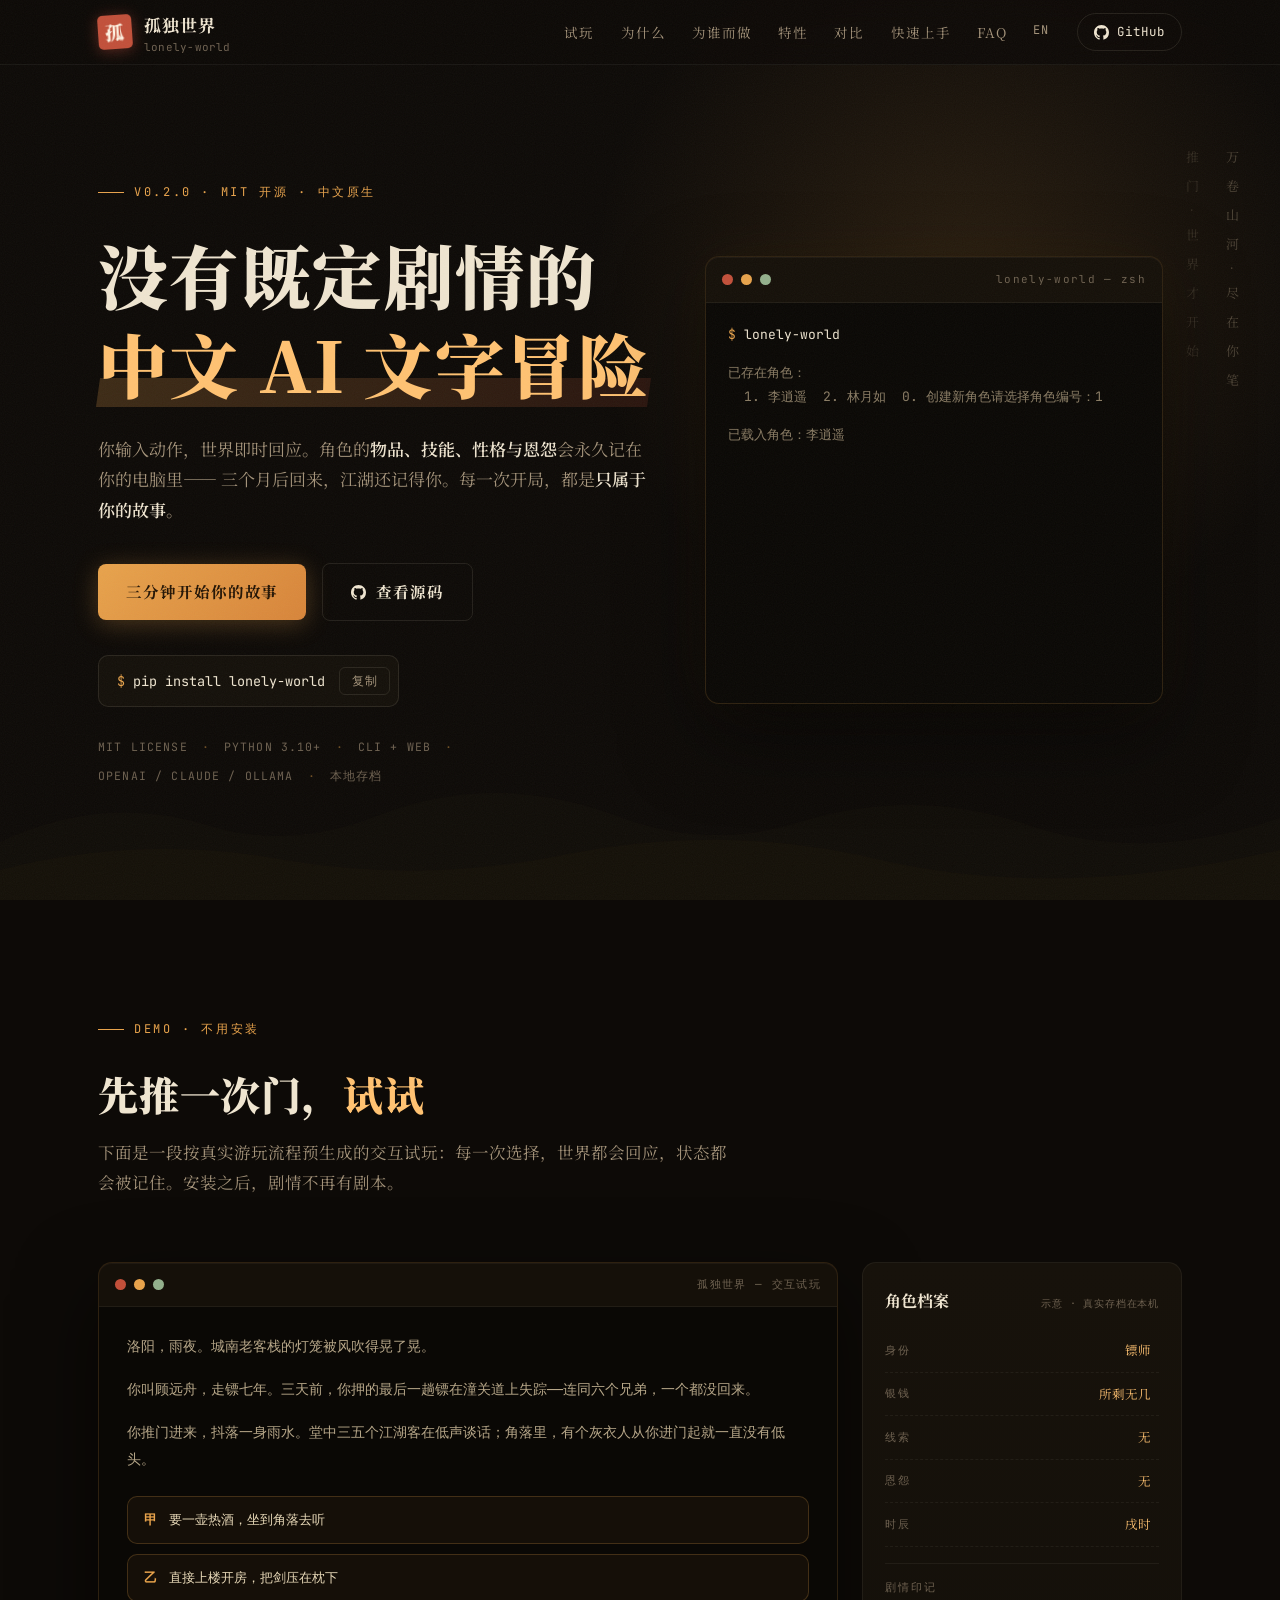
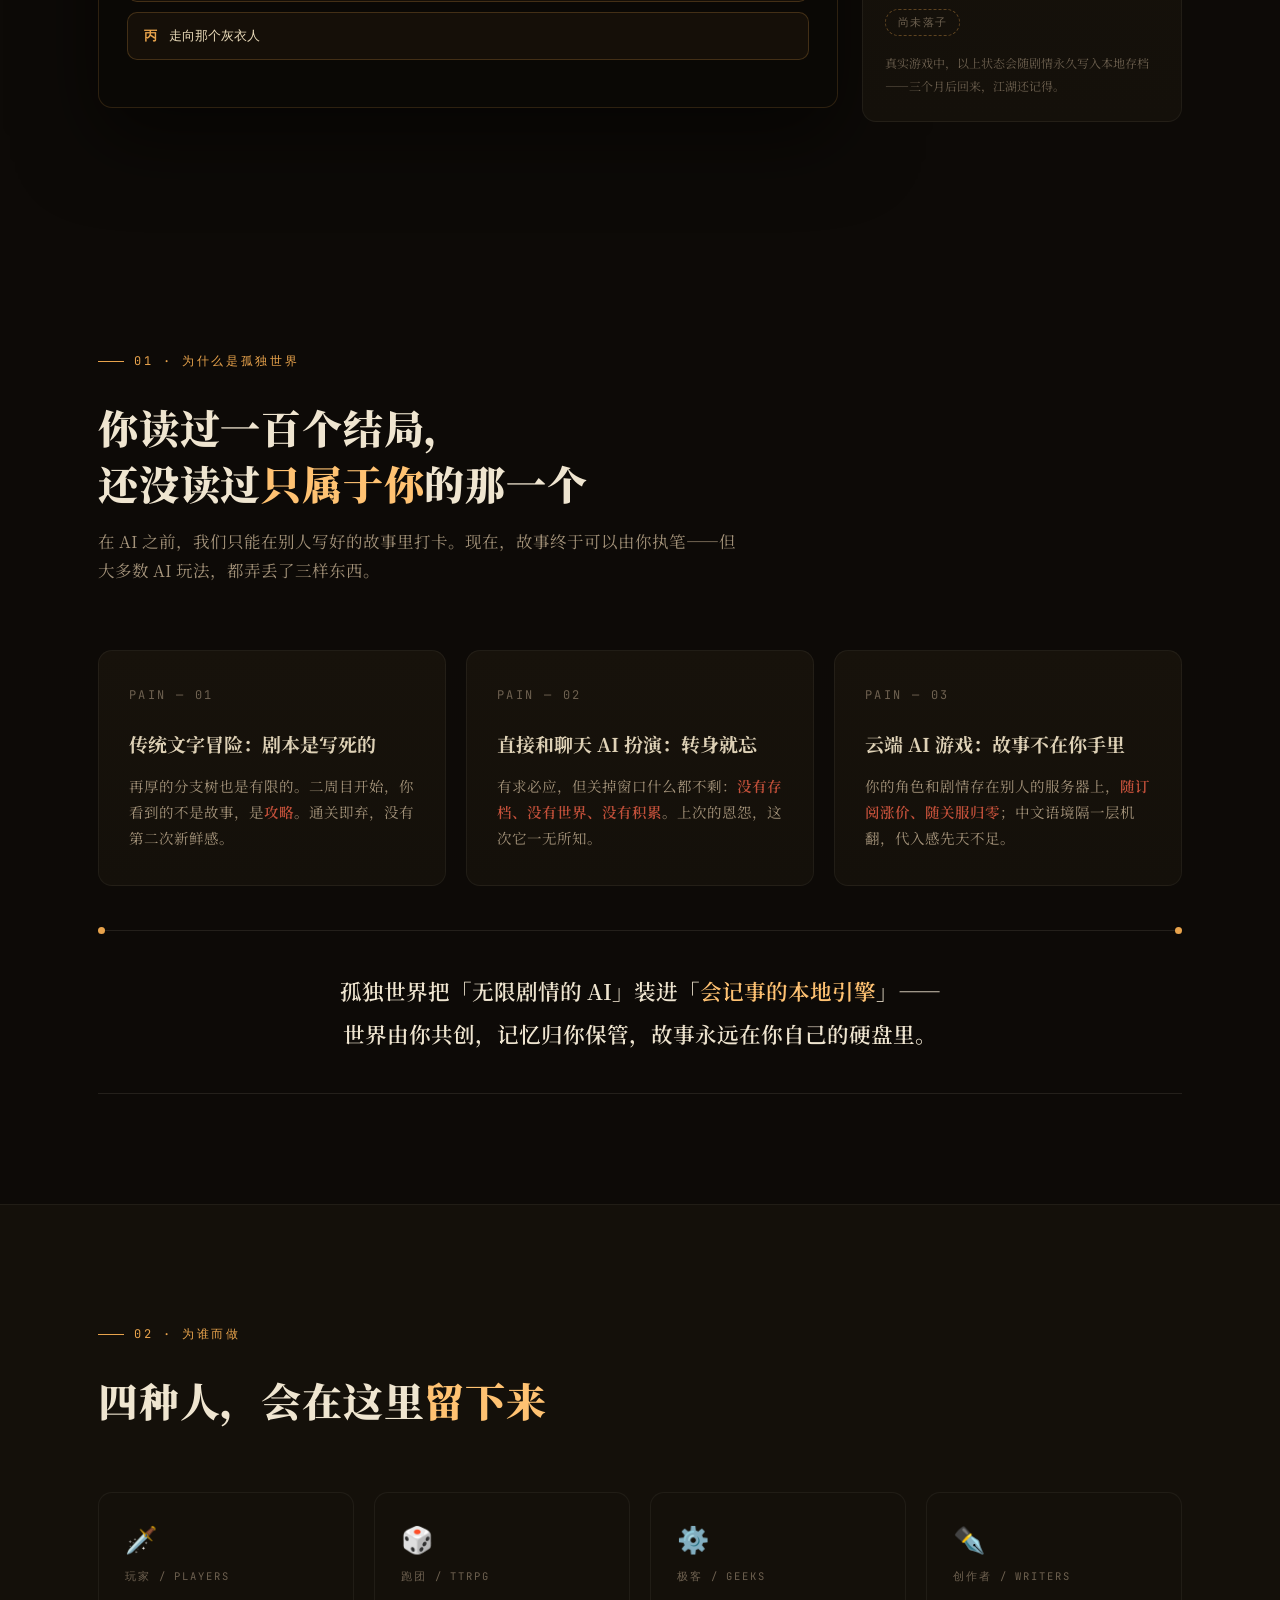
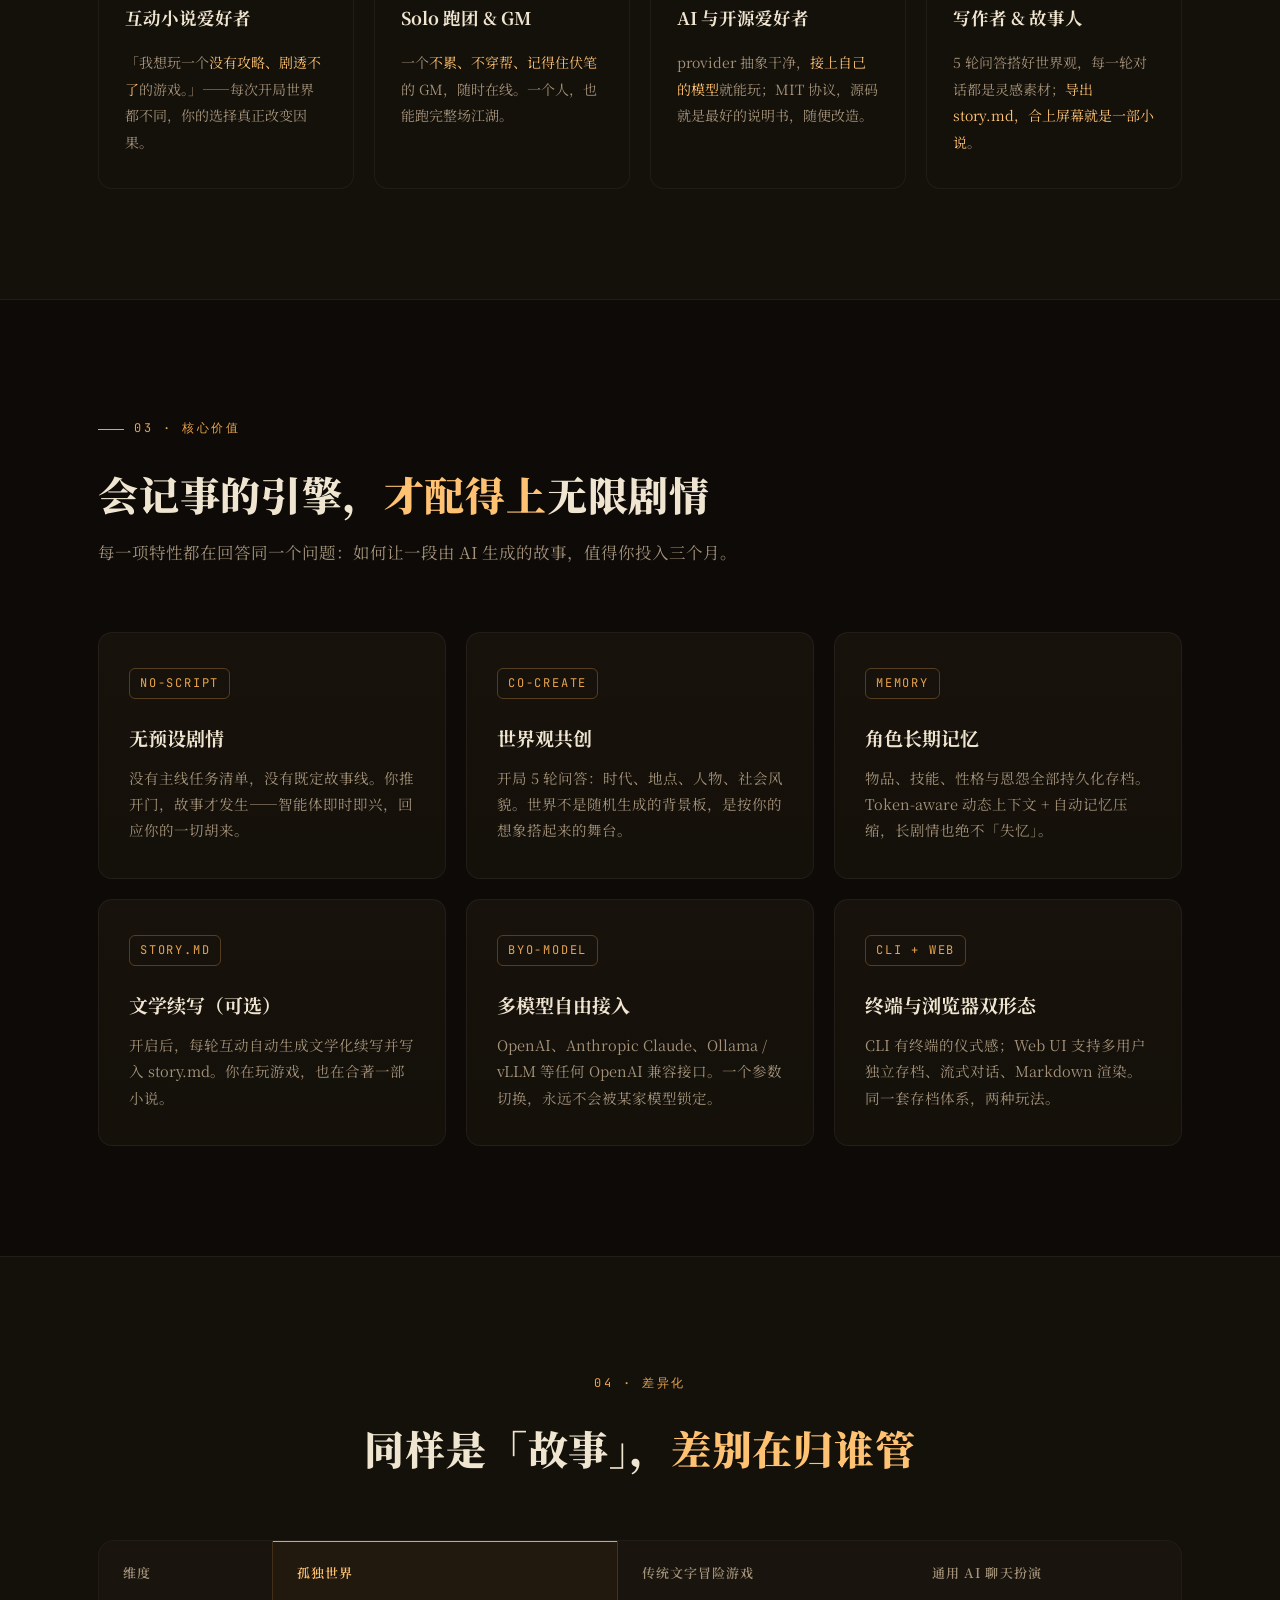
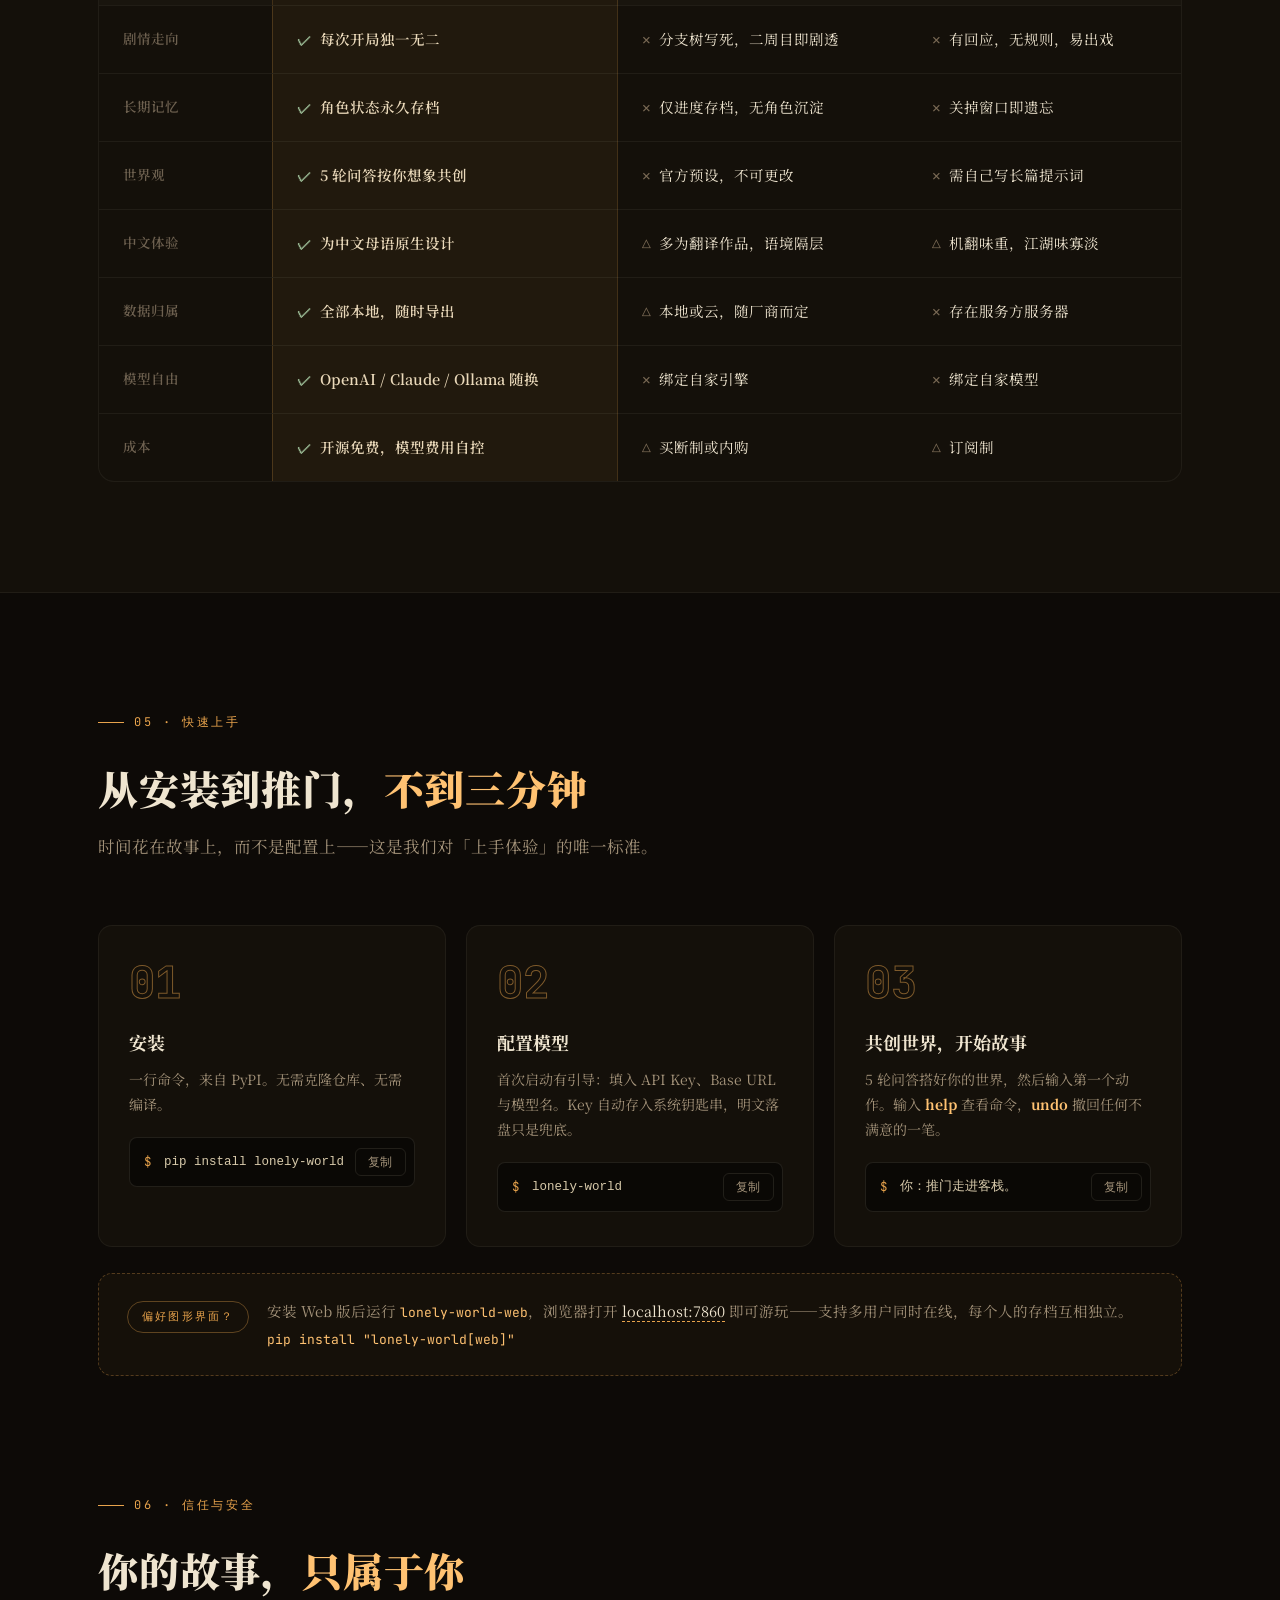
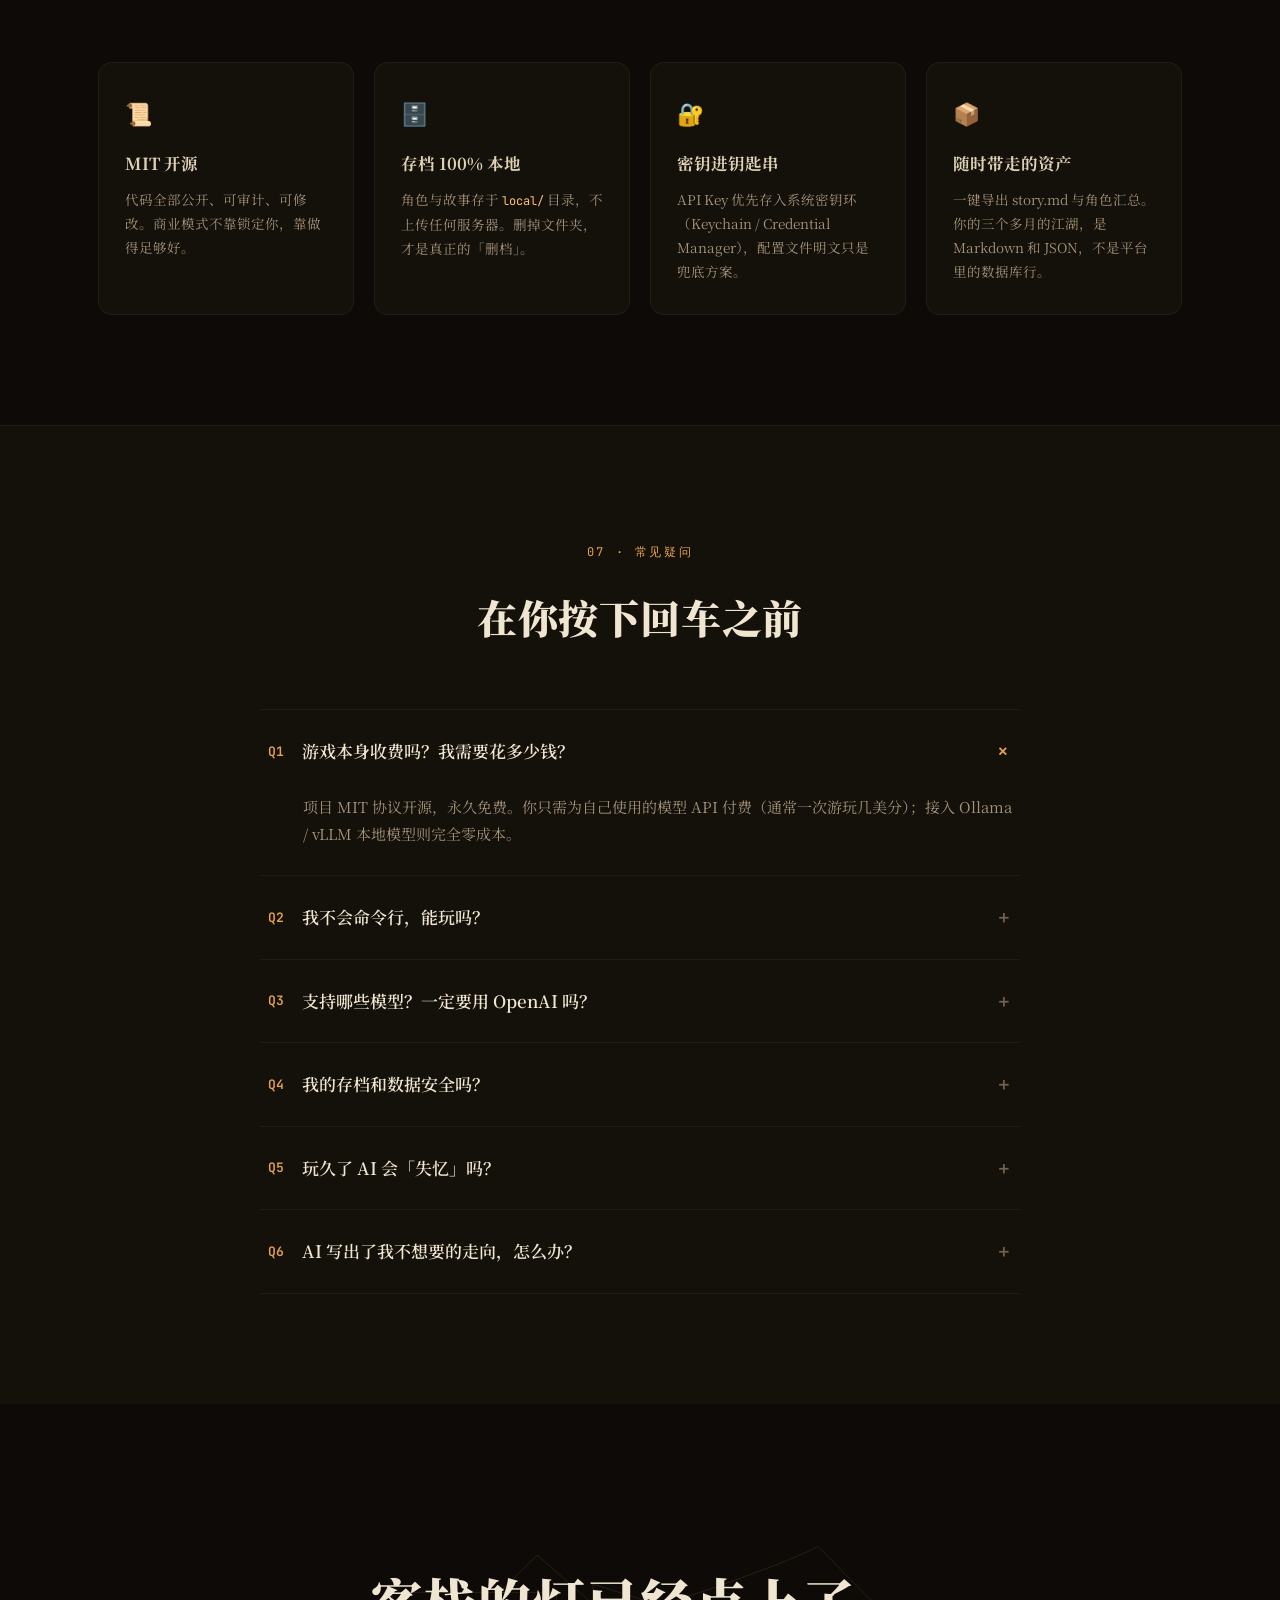
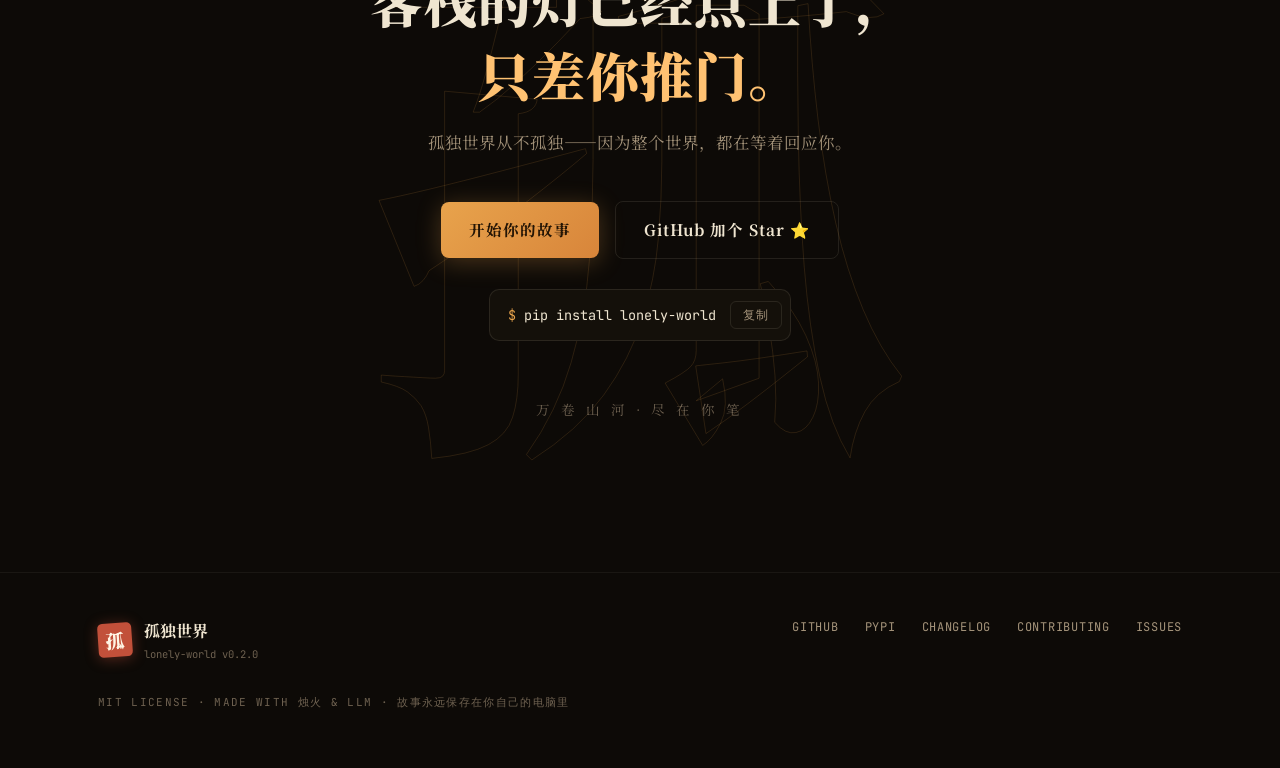
<file: GTM/index.html>
<!DOCTYPE html>
<html lang="zh-CN">
<head>
<meta charset="UTF-8">
<meta name="viewport" content="width=device-width, initial-scale=1.0">
<title>孤独世界 lonely-world — 没有既定剧情的中文 AI 文字冒险游戏</title>
<meta name="description" content="孤独世界是一款开源的中文 AI 文字冒险游戏：没有既定剧情，世界由你共创，角色长期记忆，存档完全保存在本地。支持 OpenAI / Claude / Ollama，pip 一行命令开始你的故事。">
<meta property="og:title" content="孤独世界 lonely-world — 没有既定剧情的中文 AI 文字冒险游戏">
<meta property="og:description" content="输入你的动作，世界即时回应。角色、恩怨与世界观永久保存在你自己的电脑里。每一次开局，都是一个只属于你的故事。">
<meta property="og:type" content="website">
<meta property="og:url" content="https://yk5p80w5xvod.meoo.fun">
<meta property="og:image" content="https://yk5p80w5xvod.meoo.fun/og-card.png">
<meta property="og:image:width" content="1200">
<meta property="og:image:height" content="630">
<meta name="twitter:card" content="summary_large_image">
<meta name="twitter:image" content="https://yk5p80w5xvod.meoo.fun/og-card.png">
<link rel="canonical" href="https://yk5p80w5xvod.meoo.fun">
<link rel="alternate" hreflang="en" href="https://yk5p80w5xvod.meoo.fun/en.html">
<link rel="alternate" hreflang="zh-CN" href="https://yk5p80w5xvod.meoo.fun">
<meta name="theme-color" content="#0d0a07">
<link rel="icon" href='data:image/svg+xml,<svg xmlns="http://www.w3.org/2000/svg" viewBox="0 0 64 64"><rect width="64" height="64" rx="12" fill="%23c2503a"/><text x="32" y="45" font-size="36" font-weight="900" text-anchor="middle" fill="%23fff4e4" font-family="serif">%E5%AD%A4</text></svg>'>
<!-- Analytics slot：启用统计时取消注释其一并填入 id（详见 GTM/README.md §7）
<script async defer data-website-id="YOUR_ID" src="https://umami.example.com/script.js"></script>
<script async src="https://gc.example.com/count.js" data-goatcounter="https://YOUR.goatcounter.com/count"></script>
-->
<link rel="preconnect" href="https://fonts.googleapis.com">
<link rel="preconnect" href="https://fonts.gstatic.com" crossorigin>
<link href="https://fonts.googleapis.com/css2?family=Noto+Serif+SC:wght@400;600;700;900&family=JetBrains+Mono:wght@400;500;700&display=swap" rel="stylesheet">
<script type="application/ld+json">
{
  "@context": "https://schema.org",
  "@type": "SoftwareApplication",
  "name": "孤独世界 lonely-world",
  "applicationCategory": "GameApplication",
  "operatingSystem": "Cross-platform",
  "description": "没有既定剧情的中文 AI 文字冒险游戏，角色与世界观长期记忆，本地存档，支持 OpenAI / Claude / Ollama。",
  "offers": { "@type": "Offer", "price": "0", "priceCurrency": "USD" },
  "license": "https://opensource.org/licenses/MIT",
  "url": "https://github.com/panna-arts/lonely-world",
  "softwareVersion": "0.2.0",
  "author": { "@type": "Organization", "name": "panna-arts" },
  "keywords": "AI文字冒险, 互动小说, 文字游戏, LLM, 开源游戏, 本地优先, text adventure",
  "inLanguage": "zh-CN"
}
</script>
<script type="application/ld+json">
{
  "@context": "https://schema.org",
  "@type": "FAQPage",
  "mainEntity": [
    { "@type": "Question", "name": "游戏本身收费吗？我需要花多少钱？", "acceptedAnswer": { "@type": "Answer", "text": "项目 MIT 协议开源，永久免费。你只需为自己使用的模型 API 付费（通常一次游玩几美分）；接入 Ollama / vLLM 本地模型则完全零成本。" } },
    { "@type": "Question", "name": "我不会命令行，能玩吗？", "acceptedAnswer": { "@type": "Answer", "text": "可以。安装 Web 版（pip install \"lonely-world[web]\"）后运行 lonely-world-web，浏览器打开 localhost:7860，点选或创建角色即可开始，全程图形界面。" } },
    { "@type": "Question", "name": "支持哪些模型？一定要用 OpenAI 吗？", "acceptedAnswer": { "@type": "Answer", "text": "不需要。任何 OpenAI 兼容接口都可以：OpenAI、Anthropic Claude、以及 Ollama / vLLM 跑的本地模型。用 --provider 参数或环境变量切换，随时换模型不换存档。" } },
    { "@type": "Question", "name": "我的存档和数据安全吗？", "acceptedAnswer": { "@type": "Answer", "text": "所有数据保存在你电脑的 local/ 目录，不经过任何第三方服务器（仅与你配置的模型 API 通信）。API Key 优先存入系统密钥环；故事可随时导出为 Markdown，完全可携带。" } },
    { "@type": "Question", "name": "玩久了 AI 会「失忆」吗？", "acceptedAnswer": { "@type": "Answer", "text": "这正是孤独世界的核心工程：Token-aware 动态上下文截断 + 自动记忆压缩归档。长剧情下关键设定与人物恩怨会被归档保留，而不是被直接截断丢弃。" } },
    { "@type": "Question", "name": "AI 写出了我不想要的走向，怎么办？", "acceptedAnswer": { "@type": "Answer", "text": "输入 undo（或「撤回」）即可撤销上一轮输入并恢复到之前的状态，世界会当作什么都没发生过。你的故事，你有最终剪辑权。" } }
  ]
}
</script>
<style>
  :root{
    --bg:        #0d0a07;
    --bg-2:      #14100a;
    --card:      #17120b;
    --card-hi:   #1d160d;
    --paper:     #efe5d0;
    --muted:     #a4937a;
    --faint:     #6e6150;
    --line:      rgba(239,229,208,.10);
    --line-soft: rgba(239,229,208,.06);
    --amber:     #e8a34c;
    --amber-hi:  #ffc272;
    --ember:     #c2503a;
    --jade:      #93b08c;
    --serif: "Noto Serif SC","Songti SC","STSong",serif;
    --mono: "JetBrains Mono","SF Mono",ui-monospace,Menlo,monospace;
    --maxw: 1140px;
  }
  *{margin:0;padding:0;box-sizing:border-box}
  html{scroll-behavior:smooth;overflow-x:hidden}
  body{
    background:var(--bg);
    color:var(--paper);
    font-family:var(--serif);
    font-size:16px;
    line-height:1.8;
    overflow-x:hidden;
    -webkit-font-smoothing:antialiased;
  }
  /* 纸纹噪点 */
  body::after{
    content:"";position:fixed;inset:0;z-index:2000;pointer-events:none;opacity:.045;
    background-image:url("data:image/svg+xml,%3Csvg xmlns='http://www.w3.org/2000/svg' width='160' height='160'%3E%3Cfilter id='n'%3E%3CfeTurbulence type='fractalNoise' baseFrequency='0.9' numOctaves='2'/%3E%3C/filter%3E%3Crect width='100%25' height='100%25' filter='url(%23n)'/%3E%3C/svg%3E");
  }
  ::selection{background:rgba(232,163,76,.35);color:#fff8ec}
  a{color:inherit;text-decoration:none}
  .wrap{max-width:var(--maxw);margin:0 auto;padding:0 28px}
  section{padding:110px 0;position:relative;scroll-margin-top:76px}

  /* ============ 导航 ============ */
  nav{
    position:fixed;top:0;left:0;right:0;z-index:1000;
    backdrop-filter:blur(14px);-webkit-backdrop-filter:blur(14px);
    background:rgba(13,10,7,.78);border-bottom:1px solid var(--line-soft);
  }
  .nav-inner{max-width:var(--maxw);margin:0 auto;padding:0 28px;height:64px;display:flex;align-items:center;gap:28px}
  .brand{display:flex;align-items:center;gap:12px;font-weight:700;font-size:17px;letter-spacing:.06em}
  .seal{
    width:34px;height:34px;flex:none;display:grid;place-items:center;
    background:var(--ember);color:#fff4e4;font-weight:900;font-size:19px;
    border-radius:5px;transform:rotate(-4deg);
    box-shadow:0 2px 14px rgba(194,80,58,.4);
  }
  .brand small{font-family:var(--mono);font-weight:400;font-size:11px;color:var(--faint);letter-spacing:.02em;display:block;line-height:1.2}
  .nav-links{display:flex;gap:26px;margin-left:auto}
  .nav-links a{font-size:13.5px;color:var(--muted);letter-spacing:.08em;transition:color .2s}
  .nav-links a:hover{color:var(--amber-hi)}
  .nav-gh{
    display:flex;align-items:center;gap:8px;font-family:var(--mono);font-size:12.5px;
    border:1px solid var(--line);border-radius:99px;padding:7px 16px;color:var(--paper);
    transition:border-color .2s,color .2s,box-shadow .2s;
  }
  .nav-gh:hover{border-color:var(--amber);color:var(--amber-hi);box-shadow:0 0 20px rgba(232,163,76,.15)}
  @media(max-width:900px){.nav-links{display:none}}

  /* ============ Hero ============ */
  .hero{position:relative;min-height:100vh;display:flex;flex-direction:column;justify-content:center;padding:150px 0 90px;overflow:hidden}
  .hero::before{ /* 灯笼光晕 */
    content:"";position:absolute;top:-12%;right:-6%;width:62vw;height:62vw;max-width:880px;max-height:880px;
    background:radial-gradient(circle,rgba(232,163,76,.13) 0%,rgba(232,163,76,.05) 38%,transparent 66%);
    animation:lamp 9s ease-in-out infinite alternate;pointer-events:none;
  }
  @keyframes lamp{from{transform:translate(0,0) scale(1)}to{transform:translate(-3%,4%) scale(1.07)}}
  .hero-grid{display:grid;grid-template-columns:1.04fr .96fr;gap:56px;align-items:center;position:relative;z-index:2}
  .eyebrow{
    font-family:var(--mono);font-size:12px;letter-spacing:.22em;color:var(--amber);
    display:inline-flex;align-items:center;gap:10px;margin-bottom:26px;
  }
  .eyebrow::before{content:"";width:26px;height:1px;background:var(--amber)}
  h1{
    font-size:clamp(2.5rem,5.6vw,4.35rem);font-weight:900;line-height:1.28;letter-spacing:.02em;
    margin-bottom:26px;
  }
  h1 em{font-style:normal;color:var(--amber-hi);position:relative;white-space:nowrap}
  h1 em::after{
    content:"";position:absolute;left:0;right:0;bottom:.08em;height:.42em;z-index:-1;
    background:linear-gradient(90deg,rgba(232,163,76,.22),rgba(194,80,58,.16));
    transform:skewX(-8deg);
  }
  .hero-sub{color:var(--muted);font-size:17px;max-width:34em;margin-bottom:38px}
  .hero-sub strong{color:var(--paper);font-weight:600}
  .cta-row{display:flex;gap:16px;flex-wrap:wrap;align-items:center;margin-bottom:34px}
  .btn{
    display:inline-flex;align-items:center;gap:10px;border-radius:8px;cursor:pointer;
    font-family:var(--serif);font-size:15.5px;font-weight:700;letter-spacing:.06em;
    padding:14px 28px;transition:transform .2s,box-shadow .25s,border-color .2s,background .2s;
  }
  .btn-pri{
    background:linear-gradient(135deg,var(--amber) 0%,#d8853a 100%);color:#241505;
    box-shadow:0 4px 24px rgba(232,163,76,.28);
  }
  .btn-pri:hover{transform:translateY(-2px);box-shadow:0 8px 34px rgba(232,163,76,.42)}
  .btn-gho{border:1px solid var(--line);color:var(--paper)}
  .btn-gho:hover{border-color:var(--amber);color:var(--amber-hi)}
  .install-pill{
    display:inline-flex;align-items:center;gap:14px;max-width:100%;
    font-family:var(--mono);font-size:13.5px;color:var(--paper);
    background:var(--bg-2);border:1px solid var(--line);border-radius:10px;padding:11px 8px 11px 18px;
  }
  .install-pill .dollar{color:var(--amber)}
  .copy-btn{
    font-family:var(--mono);font-size:11.5px;color:var(--muted);background:transparent;
    border:1px solid var(--line);border-radius:6px;padding:5px 12px;cursor:pointer;letter-spacing:.06em;
    transition:all .2s;flex:none;
  }
  .copy-btn:hover{color:var(--amber-hi);border-color:var(--amber)}
  .copy-btn.done{color:var(--jade);border-color:var(--jade)}
  .hero-meta{
    display:flex;flex-wrap:wrap;gap:8px 0;font-family:var(--mono);font-size:11.5px;
    color:var(--faint);letter-spacing:.1em;
  }
  .hero-meta span{display:flex;align-items:center}
  .hero-meta span:not(:last-child)::after{content:"·";margin:0 14px;color:rgba(232,163,76,.45)}

  /* 竖排装饰文字 */
  .vtext{
    position:absolute;writing-mode:vertical-rl;letter-spacing:.5em;
    font-size:13px;color:rgba(164,147,122,.42);user-select:none;pointer-events:none;z-index:1;
  }
  .vtext b{color:rgba(232,163,76,.55);font-weight:400}
  .vt-1{right:36px;top:150px}
  .vt-2{right:76px;top:150px;opacity:.55}

  /* 终端窗口 */
  .term{
    background:#0a0805;border:1px solid rgba(232,163,76,.16);border-radius:14px;
    box-shadow:0 30px 80px rgba(0,0,0,.6),0 0 60px rgba(232,163,76,.06),inset 0 1px 0 rgba(255,255,255,.04);
    overflow:hidden;font-family:var(--mono);font-size:13px;line-height:1.9;position:relative;z-index:2;
  }
  .term-bar{
    display:flex;align-items:center;gap:8px;padding:12px 16px;
    background:rgba(232,163,76,.05);border-bottom:1px solid var(--line-soft);
  }
  .term-bar i{width:11px;height:11px;border-radius:50%;background:#3a3227}
  .term-bar i:first-child{background:var(--ember)}
  .term-bar i:nth-child(2){background:var(--amber)}
  .term-bar i:nth-child(3){background:var(--jade)}
  .term-bar span{margin-left:auto;font-size:11px;color:var(--faint);letter-spacing:.12em}
  .term-body{padding:20px 22px 26px;min-height:400px;color:#cfc2a8;white-space:pre-wrap;word-break:break-all}
  .term-body .t-cmd{color:var(--paper)}
  .term-body .t-cmd::before{content:"$ ";color:var(--amber)}
  .term-body .t-sys{color:#8a7c64}
  .term-body .t-you{color:#e8d9b8}
  .term-body .t-you::before{content:"你：";color:var(--amber-hi);font-weight:700}
  .term-body .t-npc{color:#b7a789}
  .term-body .t-npc::before{content:"李逍遥：";color:var(--jade);font-weight:700}
  .term-body .t-new{display:block;margin-top:1em}
  .caret{display:inline-block;width:8px;height:1.15em;background:var(--amber);vertical-align:text-bottom;animation:blink 1s steps(1) infinite;margin-left:2px}
  @keyframes blink{50%{opacity:0}}
  .term-fade{animation:tfade .5s ease both}
  @keyframes tfade{from{opacity:0;transform:translateY(5px)}to{opacity:1;transform:none}}

  /* 远山 */
  .mountains{position:absolute;bottom:-2px;left:0;right:0;z-index:0;pointer-events:none;opacity:.75}

  /* ============ 通用 section 头 ============ */
  .sec-head{max-width:640px;margin-bottom:64px}
  .sec-head.center{margin-left:auto;margin-right:auto;text-align:center}
  .sec-head.center .eyebrow{justify-content:center}
  .sec-head.center .eyebrow::before{display:none}
  h2{font-size:clamp(1.7rem,3.4vw,2.5rem);font-weight:900;line-height:1.4;letter-spacing:.02em;margin-bottom:16px}
  h2 em{font-style:normal;color:var(--amber-hi)}
  .lead{color:var(--muted);font-size:16.5px}

  /* 入场动画 */
  .reveal{opacity:0;transform:translateY(26px);transition:opacity .8s ease,transform .8s cubic-bezier(.2,.7,.3,1);transition-delay:var(--d,0s)}
  .reveal.in{opacity:1;transform:none}
  @media(prefers-reduced-motion:reduce){
    .reveal{opacity:1;transform:none;transition:none}
    .hero::before{animation:none}
    html{scroll-behavior:auto}
  }

  /* ============ 试玩 DEMO ============ */
  .demo-grid{display:grid;grid-template-columns:minmax(0,1fr) 320px;gap:24px;align-items:start}
  .demo-win{background:#0a0805;border:1px solid rgba(232,163,76,.16);border-radius:14px;
    box-shadow:0 30px 80px rgba(0,0,0,.55),inset 0 1px 0 rgba(255,255,255,.04);overflow:hidden}
  .demo-bar{display:flex;align-items:center;gap:8px;padding:12px 16px;background:rgba(232,163,76,.05);border-bottom:1px solid var(--line-soft)}
  .demo-bar i{width:11px;height:11px;border-radius:50%;background:#3a3227}
  .demo-bar i:first-child{background:var(--ember)}
  .demo-bar i:nth-child(2){background:var(--amber)}
  .demo-bar i:nth-child(3){background:var(--jade)}
  .demo-bar span{margin-left:auto;font-family:var(--mono);font-size:11px;color:var(--faint);letter-spacing:.12em}
  .demo-body{padding:26px 28px 30px;font-family:var(--mono);font-size:13.5px;line-height:2.05;min-height:400px}
  .d-para{margin:0 0 1.1em;color:#b7a789}
  .d-para.d-you{color:#e8d9b8}
  .d-para.d-you::before{content:"你：";color:var(--amber-hi);font-weight:700}
  .d-para.d-say{color:#d8c9a8}
  .demo-choices{display:flex;flex-direction:column;gap:10px;margin-top:22px}
  .choice{
    display:flex;align-items:center;gap:12px;text-align:left;
    background:rgba(232,163,76,.05);border:1px solid rgba(232,163,76,.22);border-radius:10px;
    padding:12px 16px;color:#e8d9b8;font-family:var(--mono);font-size:13px;line-height:1.7;
    cursor:pointer;opacity:0;transform:translateY(8px);animation:chIn .45s ease forwards;
    transition:border-color .2s,background .2s,transform .2s;
  }
  .choice:hover,.choice:focus-visible{border-color:var(--amber);background:rgba(232,163,76,.12);transform:translateY(-1px);outline:none}
  .choice .cn{color:var(--amber);font-weight:700;flex:none}
  @keyframes chIn{to{opacity:1;transform:none}}
  .demo-end{border-top:1px solid var(--line);margin:6px 28px 30px;padding-top:24px;font-family:var(--serif);animation:endIn .6s ease both}
  @keyframes endIn{from{opacity:0;transform:translateY(10px)}to{opacity:1;transform:none}}
  .demo-end p{font-size:14.5px;color:var(--muted);line-height:2;margin-bottom:18px}
  .demo-end p b{color:var(--paper)}
  .demo-end .cta-row{margin-bottom:16px}
  .demo-end .install-pill{font-size:12.5px}
  .restart{
    font-family:var(--mono);font-size:11.5px;color:var(--faint);letter-spacing:.1em;cursor:pointer;
    background:none;border:none;border-bottom:1px dashed var(--faint);padding:2px 0;transition:color .2s;
  }
  .restart:hover{color:var(--amber-hi)}
  .demo-side{position:sticky;top:88px}
  .side-card{background:linear-gradient(180deg,var(--card) 0%,var(--bg-2) 100%);border:1px solid var(--line-soft);border-radius:14px;padding:24px 22px}
  .side-head{display:flex;align-items:baseline;justify-content:space-between;margin-bottom:14px}
  .side-title{font-weight:700;font-size:16px}
  .side-note{font-family:var(--mono);font-size:10px;color:var(--faint);letter-spacing:.08em}
  .chip-row{display:flex;justify-content:space-between;align-items:center;padding:9px 0;border-bottom:1px dashed var(--line-soft);font-size:12.5px}
  .chip-row .k{color:var(--faint);letter-spacing:.18em;font-family:var(--mono);font-size:11px}
  .chip-row .v{color:var(--amber-hi);padding:1px 8px;border-radius:6px}
  .chip-row .v.up{animation:vflash 1s ease}
  @keyframes vflash{0%{background:rgba(232,163,76,.3)}100%{background:transparent}}
  .side-sub{font-family:var(--mono);font-size:10.5px;color:var(--faint);letter-spacing:.2em;margin:16px 0 12px;padding-top:14px;border-top:1px solid var(--line-soft)}
  .marks{display:flex;flex-wrap:wrap;gap:8px;min-height:26px}
  .mark{border:1px solid rgba(232,163,76,.35);border-radius:99px;padding:3px 12px;font-family:var(--mono);font-size:10.5px;color:var(--amber-hi);letter-spacing:.12em;animation:chIn .45s both}
  .mark-empty{border-style:dashed;color:var(--faint)}
  .side-foot{margin-top:16px;font-size:12px;color:var(--faint);line-height:1.9}
  @media(max-width:880px){
    .demo-grid{grid-template-columns:1fr}
    .demo-side{position:static}
    .demo-body{min-height:340px;padding:22px 20px 26px}
    .demo-end{margin:6px 20px 26px}
  }

  /* ============ 痛点 ============ */
  .pains{display:grid;grid-template-columns:repeat(3,1fr);gap:20px;margin-bottom:20px}
  .pain{
    background:linear-gradient(180deg,var(--card) 0%,var(--bg-2) 100%);
    border:1px solid var(--line-soft);border-radius:14px;padding:34px 30px;position:relative;overflow:hidden;
    transition:transform .3s,border-color .3s;
  }
  .pain:hover{transform:translateY(-4px);border-color:var(--line)}
  .pain .no{font-family:var(--mono);font-size:12px;color:var(--faint);letter-spacing:.2em;display:block;margin-bottom:20px}
  .pain h3{font-size:19px;font-weight:700;margin-bottom:12px;color:#ded1b6}
  .pain p{font-size:14.5px;color:var(--muted)}
  .pain p b{color:var(--ember);font-weight:600}
  .answer{
    margin-top:44px;text-align:center;padding:38px 30px;position:relative;
    border-top:1px solid var(--line);border-bottom:1px solid var(--line);
  }
  .answer::before,.answer::after{
    content:"";position:absolute;top:-4px;width:7px;height:7px;border-radius:50%;background:var(--amber);
  }
  .answer::before{left:0}.answer::after{right:0}
  .answer p{font-size:clamp(1.05rem,2vw,1.35rem);font-weight:600;line-height:2}
  .answer p em{font-style:normal;color:var(--amber-hi)}

  /* ============ 人群 ============ */
  .audiences{display:grid;grid-template-columns:repeat(4,1fr);gap:20px}
  .aud{
    border:1px solid var(--line-soft);border-radius:14px;padding:32px 26px;background:var(--bg-2);
    display:flex;flex-direction:column;gap:16px;transition:transform .3s,border-color .3s,background .3s;position:relative;overflow:hidden;
  }
  .aud::before{content:"";position:absolute;top:0;left:0;right:0;height:2px;background:linear-gradient(90deg,var(--amber),transparent);opacity:0;transition:opacity .3s}
  .aud:hover{transform:translateY(-5px);border-color:rgba(232,163,76,.35);background:var(--card-hi)}
  .aud:hover::before{opacity:1}
  .aud .icon{font-size:26px;line-height:1}
  .aud h3{font-size:17.5px;font-weight:700}
  .aud blockquote{font-size:14px;color:var(--muted);line-height:1.9;flex:1}
  .aud blockquote em{font-style:normal;color:var(--amber-hi)}
  .aud .tag{font-family:var(--mono);font-size:10.5px;color:var(--faint);letter-spacing:.18em}

  /* ============ 特性 ============ */
  .features{display:grid;grid-template-columns:repeat(3,1fr);gap:20px}
  .feat{
    background:linear-gradient(180deg,var(--card) 0%,var(--bg-2) 100%);
    border:1px solid var(--line-soft);border-radius:14px;padding:34px 30px;
    transition:transform .3s,border-color .3s,box-shadow .3s;
  }
  .feat:hover{transform:translateY(-4px);border-color:rgba(232,163,76,.3);box-shadow:0 16px 44px rgba(0,0,0,.4)}
  .feat .glyph{
    font-family:var(--mono);font-size:12px;color:var(--amber);letter-spacing:.15em;
    border:1px solid rgba(232,163,76,.3);border-radius:6px;display:inline-block;padding:4px 10px;margin-bottom:22px;
  }
  .feat h3{font-size:19px;font-weight:700;margin-bottom:10px}
  .feat p{font-size:14.5px;color:var(--muted)}

  /* ============ 对比 ============ */
  .tbl-scroll{overflow-x:auto;border:1px solid var(--line-soft);border-radius:16px;background:var(--bg-2)}
  table{width:100%;border-collapse:collapse;min-width:760px}
  th,td{padding:20px 24px;text-align:left;font-size:14.5px;vertical-align:top;border-bottom:1px solid var(--line-soft)}
  tr:last-child td{border-bottom:none}
  thead th{font-size:13px;letter-spacing:.08em;color:var(--muted);font-weight:600;background:rgba(239,229,208,.02)}
  td.dim{color:var(--faint);font-weight:600;white-space:nowrap;font-size:13.5px}
  .col-us{background:rgba(232,163,76,.06);border-left:1px solid rgba(232,163,76,.22);border-right:1px solid rgba(232,163,76,.22)}
  thead th.col-us{color:var(--amber-hi);position:relative}
  thead th.col-us::after{content:"";position:absolute;top:-1px;left:0;right:0;height:2px;background:var(--amber)}
  td.col-us{color:#ead9ba;font-weight:600}
  td .ok{color:var(--jade);margin-right:8px;font-family:var(--mono)}
  td .no{color:#7a6a55;margin-right:8px;font-family:var(--mono)}

  /* ============ 上手 ============ */
  .steps{display:grid;grid-template-columns:repeat(3,1fr);gap:20px;counter-reset:step}
  .step{
    background:var(--bg-2);border:1px solid var(--line-soft);border-radius:14px;padding:34px 30px;position:relative;
    transition:transform .3s,border-color .3s;
  }
  .step:hover{transform:translateY(-4px);border-color:rgba(232,163,76,.3)}
  .step .num{
    font-family:var(--mono);font-size:44px;font-weight:700;color:transparent;
    -webkit-text-stroke:1px rgba(232,163,76,.5);line-height:1;display:block;margin-bottom:22px;
  }
  .step h3{font-size:18px;font-weight:700;margin-bottom:8px}
  .step p{font-size:14px;color:var(--muted);margin-bottom:20px}
  .cmd{
    display:flex;align-items:center;gap:12px;font-family:var(--mono);font-size:12.5px;
    background:#0a0805;border:1px solid var(--line);border-radius:8px;padding:10px 8px 10px 14px;color:#d8caab;
  }
  .cmd .dollar{color:var(--amber);flex:none}
  .cmd code{flex:1;overflow-x:auto;white-space:nowrap;scrollbar-width:none}
  .cmd code::-webkit-scrollbar{display:none}
  .web-note{
    margin-top:26px;display:flex;gap:18px;align-items:flex-start;flex-wrap:wrap;
    border:1px dashed rgba(232,163,76,.3);border-radius:14px;padding:24px 28px;
    background:rgba(232,163,76,.04);
  }
  .web-note .lbl{
    font-family:var(--mono);font-size:11px;letter-spacing:.2em;color:var(--amber);flex:none;
    border:1px solid rgba(232,163,76,.35);border-radius:99px;padding:5px 14px;margin-top:3px;
  }
  .web-note p{font-size:14.5px;color:var(--muted);flex:1;min-width:260px}
  .web-note code{font-family:var(--mono);font-size:13px;color:var(--amber-hi)}
  .web-note a{border-bottom:1px dashed var(--amber);color:var(--paper)}
  .web-note a:hover{color:var(--amber-hi)}

  /* ============ 信任 ============ */
  .trust{display:grid;grid-template-columns:repeat(4,1fr);gap:20px}
  .tcard{border:1px solid var(--line-soft);border-radius:14px;padding:30px 26px;background:var(--bg-2);transition:border-color .3s,transform .3s}
  .tcard:hover{border-color:rgba(147,176,140,.4);transform:translateY(-3px)}
  .tcard .icon{font-size:22px;margin-bottom:16px;display:block}
  .tcard h3{font-size:16.5px;font-weight:700;margin-bottom:8px;color:#ded1b6}
  .tcard p{font-size:13.5px;color:var(--muted)}
  .tcard code{font-family:var(--mono);font-size:12px;color:var(--amber-hi)}

  /* ============ FAQ ============ */
  .faq{max-width:760px;margin:0 auto}
  details{border-bottom:1px solid var(--line-soft)}
  details:first-child{border-top:1px solid var(--line-soft)}
  summary{
    list-style:none;cursor:pointer;padding:26px 8px;display:flex;align-items:center;gap:18px;
    font-size:17px;font-weight:600;transition:color .2s;
  }
  summary::-webkit-details-marker{display:none}
  summary:hover{color:var(--amber-hi)}
  summary .q{font-family:var(--mono);color:var(--amber);font-size:13px;flex:none}
  summary .arr{margin-left:auto;font-family:var(--mono);color:var(--faint);transition:transform .3s;flex:none}
  details[open] .arr{transform:rotate(45deg);color:var(--amber)}
  details .a{padding:0 8px 28px 43px;color:var(--muted);font-size:15px;max-width:60em}
  details .a code{font-family:var(--mono);font-size:13px;color:var(--amber-hi);background:rgba(232,163,76,.08);padding:2px 7px;border-radius:5px}

  /* ============ 尾部 CTA ============ */
  .final{text-align:center;padding:160px 0 150px;overflow:hidden}
  .final .giant{
    position:absolute;left:50%;top:50%;transform:translate(-50%,-52%);z-index:0;pointer-events:none;
    font-size:clamp(300px,42vw,560px);font-weight:900;line-height:1;
    color:transparent;-webkit-text-stroke:1px rgba(232,163,76,.14);user-select:none;
  }
  .final h2{font-size:clamp(2rem,4.6vw,3.3rem);position:relative;z-index:1}
  .final h2 em{font-style:normal;color:var(--amber-hi)}
  .final .lead{position:relative;z-index:1;margin-bottom:44px}
  .final .cta-row{justify-content:center;position:relative;z-index:1;margin-bottom:30px}
  .final .install-pill{position:relative;z-index:1}
  .final .whisper{
    position:relative;z-index:1;margin-top:56px;font-size:13.5px;color:var(--faint);letter-spacing:.3em;
  }

  footer{border-top:1px solid var(--line-soft);padding:44px 0 54px;position:relative;z-index:1}
  .foot-grid{display:flex;flex-wrap:wrap;gap:28px;align-items:flex-start;justify-content:space-between}
  .foot-brand{display:flex;align-items:center;gap:12px;font-weight:700}
  .foot-links{display:flex;flex-wrap:wrap;gap:10px 26px;font-family:var(--mono);font-size:12px;letter-spacing:.06em}
  .foot-links a{color:var(--muted);transition:color .2s}
  .foot-links a:hover{color:var(--amber-hi)}
  .foot-fine{margin-top:26px;font-family:var(--mono);font-size:11px;color:var(--faint);letter-spacing:.12em;line-height:2.2}

  /* ============ 响应式 ============ */
  @media(max-width:1020px){
    .audiences{grid-template-columns:repeat(2,1fr)}
    .trust{grid-template-columns:repeat(2,1fr)}
  }
  @media(max-width:880px){
    .hero-grid{grid-template-columns:1fr;gap:44px}
    .hero{padding-top:130px}
    .vtext{display:none}
    .pains,.features,.steps{grid-template-columns:1fr}
    section{padding:84px 0}
  }
  @media(max-width:560px){
    .audiences,.trust{grid-template-columns:1fr}
    .wrap{padding:0 20px}
    .nav-inner{padding:0 20px}
    h1 em{white-space:normal}
  }
</style>
</head>
<body>

<!-- ================= 导航 ================= -->
<nav>
  <div class="nav-inner">
    <a class="brand" href="#top">
      <span class="seal">孤</span>
      <span>孤独世界<small>lonely-world</small></span>
    </a>
    <div class="nav-links">
      <a href="#demo">试玩</a>
      <a href="#why">为什么</a>
      <a href="#who">为谁而做</a>
      <a href="#features">特性</a>
      <a href="#compare">对比</a>
      <a href="#start">快速上手</a>
      <a href="#faq">FAQ</a>
      <a href="en.html" hreflang="en" style="font-family:var(--mono);font-size:12px">EN</a>
    </div>
    <a class="nav-gh" href="https://github.com/panna-arts/lonely-world" target="_blank" rel="noopener">
      <svg width="15" height="15" viewBox="0 0 16 16" fill="currentColor" aria-hidden="true"><path d="M8 0C3.58 0 0 3.58 0 8c0 3.54 2.29 6.53 5.47 7.59.4.07.55-.17.55-.38 0-.19-.01-.82-.01-1.49-2.01.37-2.53-.49-2.69-.94-.09-.23-.48-.94-.82-1.13-.28-.15-.68-.52-.01-.53.63-.01 1.08.58 1.23.82.72 1.21 1.87.87 2.33.66.07-.52.28-.87.51-1.07-1.78-.2-3.64-.89-3.64-3.95 0-.87.31-1.59.82-2.15-.08-.2-.36-1.02.08-2.12 0 0 .67-.21 2.2.82.64-.18 1.32-.27 2-.27s1.36.09 2 .27c1.53-1.04 2.2-.82 2.2-.82.44 1.1.16 1.92.08 2.12.51.56.82 1.27.82 2.15 0 3.07-1.87 3.75-3.65 3.95.29.25.54.73.54 1.48 0 1.07-.01 1.93-.01 2.2 0 .21.15.46.55.38A8.01 8.01 0 0 0 16 8c0-4.42-3.58-8-8-8Z"/></svg>
      GitHub
    </a>
  </div>
</nav>

<!-- ================= HERO ================= -->
<header class="hero" id="top">
  <span class="vtext vt-1">万 卷 山 河 · 尽 在 你 笔</span>
  <span class="vtext vt-2">推 门 · 世 界 才 开 始</span>
  <div class="wrap hero-grid">
    <div>
      <span class="eyebrow">V0.2.0 · MIT 开源 · 中文原生</span>
      <h1>没有既定剧情的<br><em>中文 AI 文字冒险</em></h1>
      <p class="hero-sub">
        你输入动作，世界即时回应。角色的<strong>物品、技能、性格与恩怨</strong>会永久记在你的电脑里——
        三个月后回来，江湖还记得你。每一次开局，都是<strong>只属于你的故事</strong>。
      </p>
      <div class="cta-row">
        <a class="btn btn-pri" href="#start">三分钟开始你的故事</a>
        <a class="btn btn-gho" href="https://github.com/panna-arts/lonely-world" target="_blank" rel="noopener">
          <svg width="15" height="15" viewBox="0 0 16 16" fill="currentColor" aria-hidden="true"><path d="M8 0C3.58 0 0 3.58 0 8c0 3.54 2.29 6.53 5.47 7.59.4.07.55-.17.55-.38 0-.19-.01-.82-.01-1.49-2.01.37-2.53-.49-2.69-.94-.09-.23-.48-.94-.82-1.13-.28-.15-.68-.52-.01-.53.63-.01 1.08.58 1.23.82.72 1.21 1.87.87 2.33.66.07-.52.28-.87.51-1.07-1.78-.2-3.64-.89-3.64-3.95 0-.87.31-1.59.82-2.15-.08-.2-.36-1.02.08-2.12 0 0 .67-.21 2.2.82.64-.18 1.32-.27 2-.27s1.36.09 2 .27c1.53-1.04 2.2-.82 2.2-.82.44 1.1.16 1.92.08 2.12.51.56.82 1.27.82 2.15 0 3.07-1.87 3.75-3.65 3.95.29.25.54.73.54 1.48 0 1.07-.01 1.93-.01 2.2 0 .21.15.46.55.38A8.01 8.01 0 0 0 16 8c0-4.42-3.58-8-8-8Z"/></svg>
          查看源码
        </a>
      </div>
      <div class="install-pill">
        <span><span class="dollar">$</span> pip install lonely-world</span>
        <button class="copy-btn" data-copy="pip install lonely-world">复制</button>
      </div>
      <div class="hero-meta" style="margin-top:30px">
        <span>MIT LICENSE</span>
        <span>PYTHON 3.10+</span>
        <span>CLI + WEB</span>
        <span>OPENAI / CLAUDE / OLLAMA</span>
        <span>本地存档</span>
      </div>
    </div>
    <div class="term" aria-hidden="true">
      <div class="term-bar"><i></i><i></i><i></i><span>lonely-world — zsh</span></div>
      <div class="term-body" id="termBody"></div>
    </div>
  </div>
  <svg class="mountains" viewBox="0 0 1440 180" preserveAspectRatio="none" height="180" width="100%">
    <path d="M0 180 L0 120 Q 120 70 240 105 Q 330 128 430 92 Q 560 48 700 96 Q 800 128 900 100 Q 1030 64 1160 104 Q 1290 142 1440 96 L1440 180 Z" fill="#120e09"/>
    <path d="M0 180 L0 148 Q 160 112 320 138 Q 480 162 640 132 Q 820 100 1000 140 Q 1200 178 1440 128 L1440 180 Z" fill="#171209"/>
  </svg>
</header>

<main>
<!-- ================= 试玩 DEMO ================= -->
<section id="demo">
  <div class="wrap">
    <div class="sec-head reveal">
      <span class="eyebrow">DEMO · 不用安装</span>
      <h2>先推一次门，<em>试试</em></h2>
      <p class="lead">下面是一段按真实游玩流程预生成的交互试玩：每一次选择，世界都会回应，状态都会被记住。安装之后，剧情不再有剧本。</p>
    </div>
    <div class="demo-grid reveal">
      <div class="demo-win" id="demoRoot" aria-label="交互式试玩">
        <div class="demo-bar"><i></i><i></i><i></i><span>孤独世界 — 交互试玩</span></div>
        <div class="demo-body" id="demoBody"></div>
        <div class="demo-end" id="demoEnd" hidden>
          <p>在真实的孤独世界里，<b>这一切才刚刚开始</b>：你的选择会沉淀进角色档案，三个月后回来，江湖还记得今晚。写坏了也不要紧——<b>undo</b> 可以反悔，存档永远在你自己的硬盘里。</p>
          <div class="cta-row">
            <span class="install-pill"><span><span class="dollar">$</span> pip install lonely-world</span><button class="copy-btn" data-copy="pip install lonely-world">复制</button></span>
          </div>
          <button class="restart" id="demoRestart">↺ 重新走一遍，试试别的选择</button>
        </div>
      </div>
      <aside class="demo-side">
        <div class="side-card">
          <div class="side-head"><span class="side-title">角色档案</span><span class="side-note">示意 · 真实存档在本机</span></div>
          <div class="chip-row"><span class="k">身份</span><span class="v" data-k="身份">—</span></div>
          <div class="chip-row"><span class="k">银钱</span><span class="v" data-k="银钱">—</span></div>
          <div class="chip-row"><span class="k">线索</span><span class="v" data-k="线索">—</span></div>
          <div class="chip-row"><span class="k">恩怨</span><span class="v" data-k="恩怨">—</span></div>
          <div class="chip-row"><span class="k">时辰</span><span class="v" data-k="时辰">—</span></div>
          <div class="side-sub">剧情印记</div>
          <div class="marks" id="demoMarks"><span class="mark mark-empty">尚未落子</span></div>
          <p class="side-foot">真实游戏中，以上状态会随剧情永久写入本地存档——三个月后回来，江湖还记得。</p>
        </div>
      </aside>
    </div>
  </div>
</section>

<!-- ================= 痛点 / 为什么 ================= -->
<section id="why">
  <div class="wrap">
    <div class="sec-head reveal">
      <span class="eyebrow">01 · 为什么是孤独世界</span>
      <h2>你读过一百个结局，<br>还没读过<em>只属于你</em>的那一个</h2>
      <p class="lead">在 AI 之前，我们只能在别人写好的故事里打卡。现在，故事终于可以由你执笔——但大多数 AI 玩法，都弄丢了三样东西。</p>
    </div>
    <div class="pains">
      <div class="pain reveal" style="--d:.05s">
        <span class="no">PAIN — 01</span>
        <h3>传统文字冒险：剧本是写死的</h3>
        <p>再厚的分支树也是有限的。二周目开始，你看到的不是故事，是<b>攻略</b>。通关即弃，没有第二次新鲜感。</p>
      </div>
      <div class="pain reveal" style="--d:.15s">
        <span class="no">PAIN — 02</span>
        <h3>直接和聊天 AI 扮演：转身就忘</h3>
        <p>有求必应，但关掉窗口什么都不剩：<b>没有存档、没有世界、没有积累</b>。上次的恩怨，这次它一无所知。</p>
      </div>
      <div class="pain reveal" style="--d:.25s">
        <span class="no">PAIN — 03</span>
        <h3>云端 AI 游戏：故事不在你手里</h3>
        <p>你的角色和剧情存在别人的服务器上，<b>随订阅涨价、随关服归零</b>；中文语境隔一层机翻，代入感先天不足。</p>
      </div>
    </div>
    <div class="answer reveal">
      <p>孤独世界把「无限剧情的 AI」装进「<em>会记事的本地引擎</em>」——<br>世界由你共创，记忆归你保管，故事永远在你自己的硬盘里。</p>
    </div>
  </div>
</section>

<!-- ================= 人群 ICP ================= -->
<section id="who" style="background:var(--bg-2);border-top:1px solid var(--line-soft);border-bottom:1px solid var(--line-soft)">
  <div class="wrap">
    <div class="sec-head reveal">
      <span class="eyebrow">02 · 为谁而做</span>
      <h2>四种人，会在这里<em>留下来</em></h2>
    </div>
    <div class="audiences">
      <div class="aud reveal" style="--d:.05s">
        <span class="icon">🗡️</span>
        <span class="tag">玩家 / PLAYERS</span>
        <h3>互动小说爱好者</h3>
        <blockquote>「我想玩一个<em>没有攻略、剧透不了</em>的游戏。」——每次开局世界都不同，你的选择真正改变因果。</blockquote>
      </div>
      <div class="aud reveal" style="--d:.15s">
        <span class="icon">🎲</span>
        <span class="tag">跑团 / TTRPG</span>
        <h3>Solo 跑团 & GM</h3>
        <blockquote>一个<em>不累、不穿帮、记得住伏笔</em>的 GM，随时在线。一个人，也能跑完整场江湖。</blockquote>
      </div>
      <div class="aud reveal" style="--d:.25s">
        <span class="icon">⚙️</span>
        <span class="tag">极客 / GEEKS</span>
        <h3>AI 与开源爱好者</h3>
        <blockquote>provider 抽象干净，<em>接上自己的模型</em>就能玩；MIT 协议，源码就是最好的说明书，随便改造。</blockquote>
      </div>
      <div class="aud reveal" style="--d:.35s">
        <span class="icon">✒️</span>
        <span class="tag">创作者 / WRITERS</span>
        <h3>写作者 & 故事人</h3>
        <blockquote>5 轮问答搭好世界观，每一轮对话都是灵感素材；<em>导出 story.md，合上屏幕就是一部小说</em>。</blockquote>
      </div>
    </div>
  </div>
</section>

<!-- ================= 特性 ================= -->
<section id="features">
  <div class="wrap">
    <div class="sec-head reveal">
      <span class="eyebrow">03 · 核心价值</span>
      <h2>会记事的引擎，<em>才配得上</em>无限剧情</h2>
      <p class="lead">每一项特性都在回答同一个问题：如何让一段由 AI 生成的故事，值得你投入三个月。</p>
    </div>
    <div class="features">
      <div class="feat reveal" style="--d:.05s">
        <span class="glyph">NO-SCRIPT</span>
        <h3>无预设剧情</h3>
        <p>没有主线任务清单，没有既定故事线。你推开门，故事才发生——智能体即时即兴，回应你的一切胡来。</p>
      </div>
      <div class="feat reveal" style="--d:.12s">
        <span class="glyph">CO-CREATE</span>
        <h3>世界观共创</h3>
        <p>开局 5 轮问答：时代、地点、人物、社会风貌。世界不是随机生成的背景板，是按你的想象搭起来的舞台。</p>
      </div>
      <div class="feat reveal" style="--d:.19s">
        <span class="glyph">MEMORY</span>
        <h3>角色长期记忆</h3>
        <p>物品、技能、性格与恩怨全部持久化存档。Token-aware 动态上下文 + 自动记忆压缩，长剧情也绝不「失忆」。</p>
      </div>
      <div class="feat reveal" style="--d:.26s">
        <span class="glyph">STORY.MD</span>
        <h3>文学续写（可选）</h3>
        <p>开启后，每轮互动自动生成文学化续写并写入 story.md。你在玩游戏，也在合著一部小说。</p>
      </div>
      <div class="feat reveal" style="--d:.33s">
        <span class="glyph">BYO-MODEL</span>
        <h3>多模型自由接入</h3>
        <p>OpenAI、Anthropic Claude、Ollama / vLLM 等任何 OpenAI 兼容接口。一个参数切换，永远不会被某家模型锁定。</p>
      </div>
      <div class="feat reveal" style="--d:.40s">
        <span class="glyph">CLI + WEB</span>
        <h3>终端与浏览器双形态</h3>
        <p>CLI 有终端的仪式感；Web UI 支持多用户独立存档、流式对话、Markdown 渲染。同一套存档体系，两种玩法。</p>
      </div>
    </div>
  </div>
</section>

<!-- ================= 对比 ================= -->
<section id="compare" style="background:var(--bg-2);border-top:1px solid var(--line-soft);border-bottom:1px solid var(--line-soft)">
  <div class="wrap">
    <div class="sec-head center reveal">
      <span class="eyebrow">04 · 差异化</span>
      <h2>同样是「故事」，<em>差别在归谁管</em></h2>
    </div>
    <div class="tbl-scroll reveal">
      <table>
        <thead>
          <tr>
            <th style="width:16%">维度</th>
            <th class="col-us">孤独世界</th>
            <th>传统文字冒险游戏</th>
            <th>通用 AI 聊天扮演</th>
          </tr>
        </thead>
        <tbody>
          <tr>
            <td class="dim">剧情走向</td>
            <td class="col-us"><span class="ok">✓</span>每次开局独一无二</td>
            <td><span class="no">✕</span>分支树写死，二周目即剧透</td>
            <td><span class="no">✕</span>有回应，无规则，易出戏</td>
          </tr>
          <tr>
            <td class="dim">长期记忆</td>
            <td class="col-us"><span class="ok">✓</span>角色状态永久存档</td>
            <td><span class="no">✕</span>仅进度存档，无角色沉淀</td>
            <td><span class="no">✕</span>关掉窗口即遗忘</td>
          </tr>
          <tr>
            <td class="dim">世界观</td>
            <td class="col-us"><span class="ok">✓</span>5 轮问答按你想象共创</td>
            <td><span class="no">✕</span>官方预设，不可更改</td>
            <td><span class="no">✕</span>需自己写长篇提示词</td>
          </tr>
          <tr>
            <td class="dim">中文体验</td>
            <td class="col-us"><span class="ok">✓</span>为中文母语原生设计</td>
            <td><span class="no">△</span>多为翻译作品，语境隔层</td>
            <td><span class="no">△</span>机翻味重，江湖味寡淡</td>
          </tr>
          <tr>
            <td class="dim">数据归属</td>
            <td class="col-us"><span class="ok">✓</span>全部本地，随时导出</td>
            <td><span class="no">△</span>本地或云，随厂商而定</td>
            <td><span class="no">✕</span>存在服务方服务器</td>
          </tr>
          <tr>
            <td class="dim">模型自由</td>
            <td class="col-us"><span class="ok">✓</span>OpenAI / Claude / Ollama 随换</td>
            <td><span class="no">✕</span>绑定自家引擎</td>
            <td><span class="no">✕</span>绑定自家模型</td>
          </tr>
          <tr>
            <td class="dim">成本</td>
            <td class="col-us"><span class="ok">✓</span>开源免费，模型费用自控</td>
            <td><span class="no">△</span>买断制或内购</td>
            <td><span class="no">△</span>订阅制</td>
          </tr>
        </tbody>
      </table>
    </div>
  </div>
</section>

<!-- ================= 快速上手 ================= -->
<section id="start">
  <div class="wrap">
    <div class="sec-head reveal">
      <span class="eyebrow">05 · 快速上手</span>
      <h2>从安装到推门，<em>不到三分钟</em></h2>
      <p class="lead">时间花在故事上，而不是配置上——这是我们对「上手体验」的唯一标准。</p>
    </div>
    <div class="steps">
      <div class="step reveal" style="--d:.05s">
        <span class="num">01</span>
        <h3>安装</h3>
        <p>一行命令，来自 PyPI。无需克隆仓库、无需编译。</p>
        <div class="cmd">
          <span class="dollar">$</span>
          <code>pip install lonely-world</code>
          <button class="copy-btn" data-copy="pip install lonely-world">复制</button>
        </div>
      </div>
      <div class="step reveal" style="--d:.15s">
        <span class="num">02</span>
        <h3>配置模型</h3>
        <p>首次启动有引导：填入 API Key、Base URL 与模型名。Key 自动存入系统钥匙串，明文落盘只是兜底。</p>
        <div class="cmd">
          <span class="dollar">$</span>
          <code>lonely-world</code>
          <button class="copy-btn" data-copy="lonely-world">复制</button>
        </div>
      </div>
      <div class="step reveal" style="--d:.25s">
        <span class="num">03</span>
        <h3>共创世界，开始故事</h3>
        <p>5 轮问答搭好你的世界，然后输入第一个动作。输入 <b style="color:var(--amber-hi)">help</b> 查看命令，<b style="color:var(--amber-hi)">undo</b> 撤回任何不满意的一笔。</p>
        <div class="cmd">
          <span class="dollar">$</span>
          <code>你：推门走进客栈。</code>
          <button class="copy-btn" data-copy="推门走进客栈。">复制</button>
        </div>
      </div>
    </div>
    <div class="web-note reveal">
      <span class="lbl">偏好图形界面？</span>
      <p>安装 Web 版后运行 <code>lonely-world-web</code>，浏览器打开 <a href="http://localhost:7860">localhost:7860</a> 即可游玩——支持多用户同时在线，每个人的存档互相独立。<code>pip install "lonely-world[web]"</code></p>
    </div>
  </div>
</section>

<!-- ================= 信任 ================= -->
<section id="trust" style="padding-top:0">
  <div class="wrap">
    <div class="sec-head reveal">
      <span class="eyebrow">06 · 信任与安全</span>
      <h2>你的故事，<em>只属于你</em></h2>
    </div>
    <div class="trust">
      <div class="tcard reveal" style="--d:.05s">
        <span class="icon">📜</span>
        <h3>MIT 开源</h3>
        <p>代码全部公开、可审计、可修改。商业模式不靠锁定你，靠做得足够好。</p>
      </div>
      <div class="tcard reveal" style="--d:.15s">
        <span class="icon">🗄️</span>
        <h3>存档 100% 本地</h3>
        <p>角色与故事存于 <code>local/</code> 目录，不上传任何服务器。删掉文件夹，才是真正的「删档」。</p>
      </div>
      <div class="tcard reveal" style="--d:.25s">
        <span class="icon">🔐</span>
        <h3>密钥进钥匙串</h3>
        <p>API Key 优先存入系统密钥环（Keychain / Credential Manager），配置文件明文只是兜底方案。</p>
      </div>
      <div class="tcard reveal" style="--d:.35s">
        <span class="icon">📦</span>
        <h3>随时带走的资产</h3>
        <p>一键导出 story.md 与角色汇总。你的三个多月的江湖，是 Markdown 和 JSON，不是平台里的数据库行。</p>
      </div>
    </div>
  </div>
</section>

<!-- ================= FAQ ================= -->
<section id="faq" style="background:var(--bg-2);border-top:1px solid var(--line-soft)">
  <div class="wrap">
    <div class="sec-head center reveal">
      <span class="eyebrow">07 · 常见疑问</span>
      <h2>在你按下回车之前</h2>
    </div>
    <div class="faq reveal">
      <details open>
        <summary><span class="q">Q1</span>游戏本身收费吗？我需要花多少钱？<span class="arr">＋</span></summary>
        <div class="a">项目 MIT 协议开源，永久免费。你只需为自己使用的模型 API 付费（通常一次游玩几美分）；接入 Ollama / vLLM 本地模型则完全零成本。</div>
      </details>
      <details>
        <summary><span class="q">Q2</span>我不会命令行，能玩吗？<span class="arr">＋</span></summary>
        <div class="a">可以。安装 Web 版（<code>pip install "lonely-world[web]"</code>）后运行 <code>lonely-world-web</code>，浏览器打开 <code>localhost:7860</code>，点选或创建角色即可开始，全程图形界面。</div>
      </details>
      <details>
        <summary><span class="q">Q3</span>支持哪些模型？一定要用 OpenAI 吗？<span class="arr">＋</span></summary>
        <div class="a">不需要。任何 OpenAI 兼容接口都可以：OpenAI、Anthropic Claude、以及 Ollama / vLLM 跑的本地模型。用 <code>--provider</code> 参数或环境变量切换，随时换模型不换存档。</div>
      </details>
      <details>
        <summary><span class="q">Q4</span>我的存档和数据安全吗？<span class="arr">＋</span></summary>
        <div class="a">所有数据保存在你电脑的 <code>local/</code> 目录，不经过任何第三方服务器（仅与你配置的模型 API 通信）。API Key 优先存入系统密钥环；故事可随时导出为 Markdown，完全可携带。</div>
      </details>
      <details>
        <summary><span class="q">Q5</span>玩久了 AI 会「失忆」吗？<span class="arr">＋</span></summary>
        <div class="a">这正是孤独世界的核心工程：Token-aware 动态上下文截断 + 自动记忆压缩归档。长剧情下关键设定与人物恩怨会被归档保留，而不是被直接截断丢弃。</div>
      </details>
      <details>
        <summary><span class="q">Q6</span>AI 写出了我不想要的走向，怎么办？<span class="arr">＋</span></summary>
        <div class="a">输入 <code>undo</code>（或「撤回」）即可撤销上一轮输入并恢复到之前的状态，世界会当作什么都没发生过。你的故事，你有最终剪辑权。</div>
      </details>
    </div>
  </div>
</section>

<!-- ================= 尾部 CTA ================= -->
<section class="final" id="final">
  <span class="giant">孤</span>
  <div class="wrap">
    <h2 class="reveal">客栈的灯已经点上了，<br><em>只差你推门。</em></h2>
    <p class="lead reveal" style="margin-bottom:44px">孤独世界从不孤独——因为整个世界，都在等着回应你。</p>
    <div class="cta-row reveal">
      <a class="btn btn-pri" href="#start">开始你的故事</a>
      <a class="btn btn-gho" href="https://github.com/panna-arts/lonely-world" target="_blank" rel="noopener">GitHub 加个 Star ⭐</a>
    </div>
    <div class="install-pill reveal">
      <span><span class="dollar">$</span> pip install lonely-world</span>
      <button class="copy-btn" data-copy="pip install lonely-world">复制</button>
    </div>
    <p class="whisper">万 卷 山 河 · 尽 在 你 笔</p>
  </div>
</section>
</main>

<!-- ================= 页脚 ================= -->
<footer>
  <div class="wrap">
    <div class="foot-grid">
      <div class="foot-brand">
        <span class="seal">孤</span>
        <span>孤独世界<small style="display:block;font-family:var(--mono);font-weight:400;font-size:10.5px;color:var(--faint)">lonely-world v0.2.0</small></span>
      </div>
      <div class="foot-links">
        <a href="https://github.com/panna-arts/lonely-world" target="_blank" rel="noopener">GITHUB</a>
        <a href="https://pypi.org/project/lonely-world/" target="_blank" rel="noopener">PYPI</a>
        <a href="https://github.com/panna-arts/lonely-world/blob/main/CHANGELOG.md" target="_blank" rel="noopener">CHANGELOG</a>
        <a href="https://github.com/panna-arts/lonely-world/blob/main/CONTRIBUTING.md" target="_blank" rel="noopener">CONTRIBUTING</a>
        <a href="https://github.com/panna-arts/lonely-world/issues" target="_blank" rel="noopener">ISSUES</a>
      </div>
    </div>
    <p class="foot-fine">MIT LICENSE · MADE WITH 烛火 &amp; LLM · 故事永远保存在你自己的电脑里</p>
  </div>
</footer>

<script>
  /* ---------- 滚动入场 ---------- */
  const io = new IntersectionObserver((entries)=>{
    entries.forEach(e=>{ if(e.isIntersecting){ e.target.classList.add('in'); io.unobserve(e.target);} });
  },{threshold:.12});
  document.querySelectorAll('.reveal').forEach(el=>io.observe(el));

  /* ---------- 复制命令 ---------- */
  document.querySelectorAll('.copy-btn').forEach(btn=>{
    btn.addEventListener('click', async ()=>{
      const text = btn.dataset.copy || '';
      try{ await navigator.clipboard.writeText(text); }
      catch(_){
        const ta=document.createElement('textarea');ta.value=text;document.body.appendChild(ta);
        ta.select();document.execCommand('copy');ta.remove();
      }
      const old=btn.textContent; btn.textContent='已复制 ✓'; btn.classList.add('done');
      setTimeout(()=>{btn.textContent=old;btn.classList.remove('done');},1600);
    });
  });

  /* ---------- 终端打字动画 ---------- */
  (function(){
    const body=document.getElementById('termBody');
    if(!body) return;
    const reduce=window.matchMedia('(prefers-reduced-motion: reduce)').matches;
    const script=[
      {t:'cmd', s:'lonely-world'},
      {t:'sys', s:'已存在角色：', n:1},
      {t:'sys', s:'  1. 李逍遥'},
      {t:'sys', s:'  2. 林月如'},
      {t:'sys', s:'  0. 创建新角色'},
      {t:'sys', s:'请选择角色编号：1'},
      {t:'sys', s:'已载入角色：李逍遥', n:1},
      {t:'sys', s:'—— 上次对话回顾 ——', n:1},
      {t:'you', s:'推门走进客栈。', n:1},
      {t:'npc', s:'客栈里灯火昏黄，几个江湖客正在低声交谈……', n:1},
      {t:'sys', s:'进入游戏。输入 help 查看命令，quit 保存退出。', n:1},
      {t:'you', s:'把长剑放在桌上，向小二要一壶热酒。', n:1},
      {t:'npc', s:'小二眯眼一笑：「客官面生得很，是头回来洛阳吧？」', n:1},
      {t:'you', s:'', n:1, caret:true}
    ];
    if(reduce){
      script.forEach(l=>{
        const d=document.createElement('span');
        d.className='t-'+l.t+(l.n?' t-new':'');
        d.textContent=l.s; body.appendChild(d);
        if(l.caret){const c=document.createElement('span');c.className='caret';body.appendChild(c);}
      });
      return;
    }
    const sleep=ms=>new Promise(r=>setTimeout(r,ms));
    let first=true;
    async function play(){
      while(true){
        body.innerHTML='';
        for(const l of script){
          const d=document.createElement('span');
          d.className='t-'+l.t+(l.n?' t-new':'');
          if(!first) d.classList.add('term-fade');
          body.appendChild(d);
          if(l.caret){
            const c=document.createElement('span');c.className='caret';body.appendChild(c);
            await sleep(2600); continue;
          }
          if(l.t==='you'){
            for(const ch of l.s){ d.textContent+=ch; await sleep(55+Math.random()*70); }
            await sleep(500);
          }else{
            d.textContent=l.s;
            await sleep(l.t==='cmd'?650:420);
          }
        }
        first=false;
        await sleep(6000);
      }
    }
    play();
  })();
</script>
<script>
/* ---------- 交互试玩（预生成剧本回放） ---------- */
(function(){
  const body=document.getElementById('demoBody');
  const root=document.getElementById('demoRoot');
  const endPanel=document.getElementById('demoEnd');
  const marksBox=document.getElementById('demoMarks');
  const chips={};
  document.querySelectorAll('.chip-row .v[data-k]').forEach(el=>chips[el.dataset.k]=el);
  if(!body||!root) return;
  const reduce=window.matchMedia('(prefers-reduced-motion: reduce)').matches;
  const auto=new URLSearchParams(location.search).get('demo')==='auto';

  const SCENES={
    s0:{chips:{身份:'镖师',银钱:'所剩无几',线索:'无',恩怨:'无',时辰:'戌时'},text:[
      {t:'n',s:'洛阳，雨夜。城南老客栈的灯笼被风吹得晃了晃。'},
      {t:'n',s:'你叫顾远舟，走镖七年。三天前，你押的最后一趟镖在潼关道上失踪——连同六个兄弟，一个都没回来。'},
      {t:'n',s:'你推门进来，抖落一身雨水。堂中三五个江湖客在低声谈话；角落里，有个灰衣人从你进门起就一直没有低头。',p:500}
    ],choices:[
      {cn:'甲',tag:'听风',s:'要一壶热酒，坐到角落去听',to:'sA'},
      {cn:'乙',tag:'按剑',s:'直接上楼开房，把剑压在枕下',to:'sB'},
      {cn:'丙',tag:'探问',s:'走向那个灰衣人',to:'sC'}
    ]},
    sA:{chips:{线索:'废庙销赃',时辰:'亥时'},text:[
      {t:'n',s:'酒是温的。掌柜把碗放下时，手在抖。'},
      {t:'say',s:'「客官，」他的声音压得极低，「潼关道上丢的那趟镖……听说今夜有人在城西废庙销赃。」'},
      {t:'n',s:'隔壁桌有人嗤笑：「鬼见愁的地界，也敢去？」你的手停在碗沿上——鬼见愁，正是你丢镖的地方。',p:500}
    ],choices:[
      {cn:'甲',tag:'穷问',s:'起身，追问销赃的细节',to:'s2'},
      {cn:'乙',tag:'暗记',s:'不动声色，记下说话人的脸',to:'s2'}
    ]},
    sB:{chips:{线索:'废庙之约',时辰:'三更'},text:[
      {t:'n',s:'楼板在脚下吱呀作响。你吹了灯，剑横在枕边，和衣而卧。'},
      {t:'n',s:'三更前后，走廊里传来脚步声——很轻，在你门口停住了。'},
      {t:'n',s:'没有敲门。一张折起的纸条从门缝下被推进来，脚步声随即远去。'},
      {t:'you',s:'（展开纸条）'},
      {t:'say',s:'「想知道镖去了哪里——三更，城西废庙。一个欠顾家命的人」',p:500}
    ],choices:[
      {cn:'甲',tag:'赴约',s:'如约赴庙',to:'s2'},
      {cn:'乙',tag:'循迹',s:'吹灯拔闩，追上那脚步声',to:'s2'}
    ]},
    sC:{chips:{线索:'师门之谜',恩怨:'师门纠葛',时辰:'亥时'},text:[
      {t:'n',s:'你在他对面坐下。灰衣人抬起头：一张陌生的脸，一双见过大风浪的眼睛。'},
      {t:'say',s:'「孤鸿十三式，」他先开了口，「三年前名动河洛。顾清秋的记名弟子，怎么会沦落到走潼关的镖？」'},
      {t:'n',s:'你浑身一僵——师父顾清秋，三个月前已经死在你面前。'},
      {t:'say',s:'灰衣人盯着你，一字一顿：「他没死。想见他，三更，城西废庙。」',p:500}
    ],choices:[
      {cn:'甲',tag:'逼问',s:'攥住他的手腕，逼他说清楚',to:'s2'},
      {cn:'乙',tag:'跟踪',s:'佯装不信，散场后暗中跟住他',to:'s2'}
    ]},
    s2:{chips:{线索:'废庙之约',时辰:'三更'},text:[
      {t:'n',s:'无论哪条路，所有的线都指向同一个地方——城西废庙，三更。'},
      {t:'n',s:'雨停了。你提灯出门，长街尽头的月亮泡在水洼里。破庙的轮廓伏在夜色深处，像一头睡着的兽。',p:500}
    ],choices:[
      {cn:'甲',tag:'赴约',s:'暗藏短刃，正门赴约',to:'s3'},
      {cn:'乙',tag:'潜行',s:'绕到庙后，翻墙而入',to:'s3'},
      {cn:'丙',tag:'伏击',s:'伏上庙外老槐树，静观其变',to:'s3'}
    ]},
    s3:{chips:{线索:'师父未死',恩怨:'+1',时辰:'三更'},end:true,text:[
      {t:'n',s:'庙里有火光。有人背对着门，正往火堆里添柴。'},
      {t:'n',s:'那人身形一动，你握紧了刀柄——可当他缓缓摘下斗笠、转过脸来时，你全身的血都凉了。'},
      {t:'n',s:'那是顾清秋。你的师父。三个月前，在你面前咽气的人。'},
      {t:'say',s:'「镖没有丢，」他说，「远舟——是我让你丢的。」'},
      {t:'n',s:'火堆爆出一粒火星。庙外铜铃轻响，灰衣人已等在原来的位置。',p:600}
    ]}
  };

  const sleep=ms=>new Promise(r=>setTimeout(r,ms));
  let skip=false;
  async function typeInto(el,text){
    if(reduce){el.textContent=text;return;}
    for(const ch of text){
      if(skip){el.textContent=text;skip=false;return;}
      el.textContent+=ch;
      await sleep(14+Math.random()*24);
    }
  }
  function setChips(map){
    for(const k in map){
      const el=chips[k]; if(!el) continue;
      el.textContent=map[k];
      el.classList.remove('up'); void el.offsetWidth; el.classList.add('up');
    }
  }
  function addMark(tag){
    const empty=marksBox.querySelector('.mark-empty');
    if(empty) empty.remove();
    if([...marksBox.children].some(m=>m.textContent===tag)) return;
    const m=document.createElement('span');m.className='mark';m.textContent=tag;
    marksBox.appendChild(m);
  }
  function showChoices(list){
    const box=document.createElement('div');box.className='demo-choices';
    list.forEach((c,i)=>{
      const b=document.createElement('button');
      b.className='choice';b.style.animationDelay=(i*0.09)+'s';
      b.innerHTML='<span class="cn">'+c.cn+'</span><span>'+c.s+'</span>';
      b.addEventListener('click',()=>{addMark(c.tag);showScene(c.to);});
      box.appendChild(b);
    });
    body.appendChild(box);
    if(auto) setTimeout(()=>box.querySelector('.choice').click(),1100);
  }
  async function showScene(id){
    const sc=SCENES[id];
    skip=false; body.innerHTML='';
    setChips(sc.chips);
    for(const p of sc.text){
      const el=document.createElement('p');
      el.className='d-para'+(p.t==='you'?' d-you':p.t==='say'?' d-say':'');
      body.appendChild(el);
      await typeInto(el,p.s);
      await sleep(p.p||(reduce?80:340));
    }
    if(sc.end){
      await sleep(reduce?100:700);
      endPanel.hidden=false;
      return;
    }
    showChoices(sc.choices);
  }
  root.addEventListener('click',e=>{
    if(e.target.closest('.choice')||e.target.closest('.copy-btn')||e.target.closest('.restart')) return;
    if(document.querySelector('.demo-choices')) return;
    skip=true;
  });
  document.getElementById('demoRestart').addEventListener('click',()=>{
    endPanel.hidden=true;
    marksBox.innerHTML='<span class="mark mark-empty">尚未落子</span>';
    showScene('s0');
  });
  showScene('s0');
})();
</script>
</body>
</html>
</file>
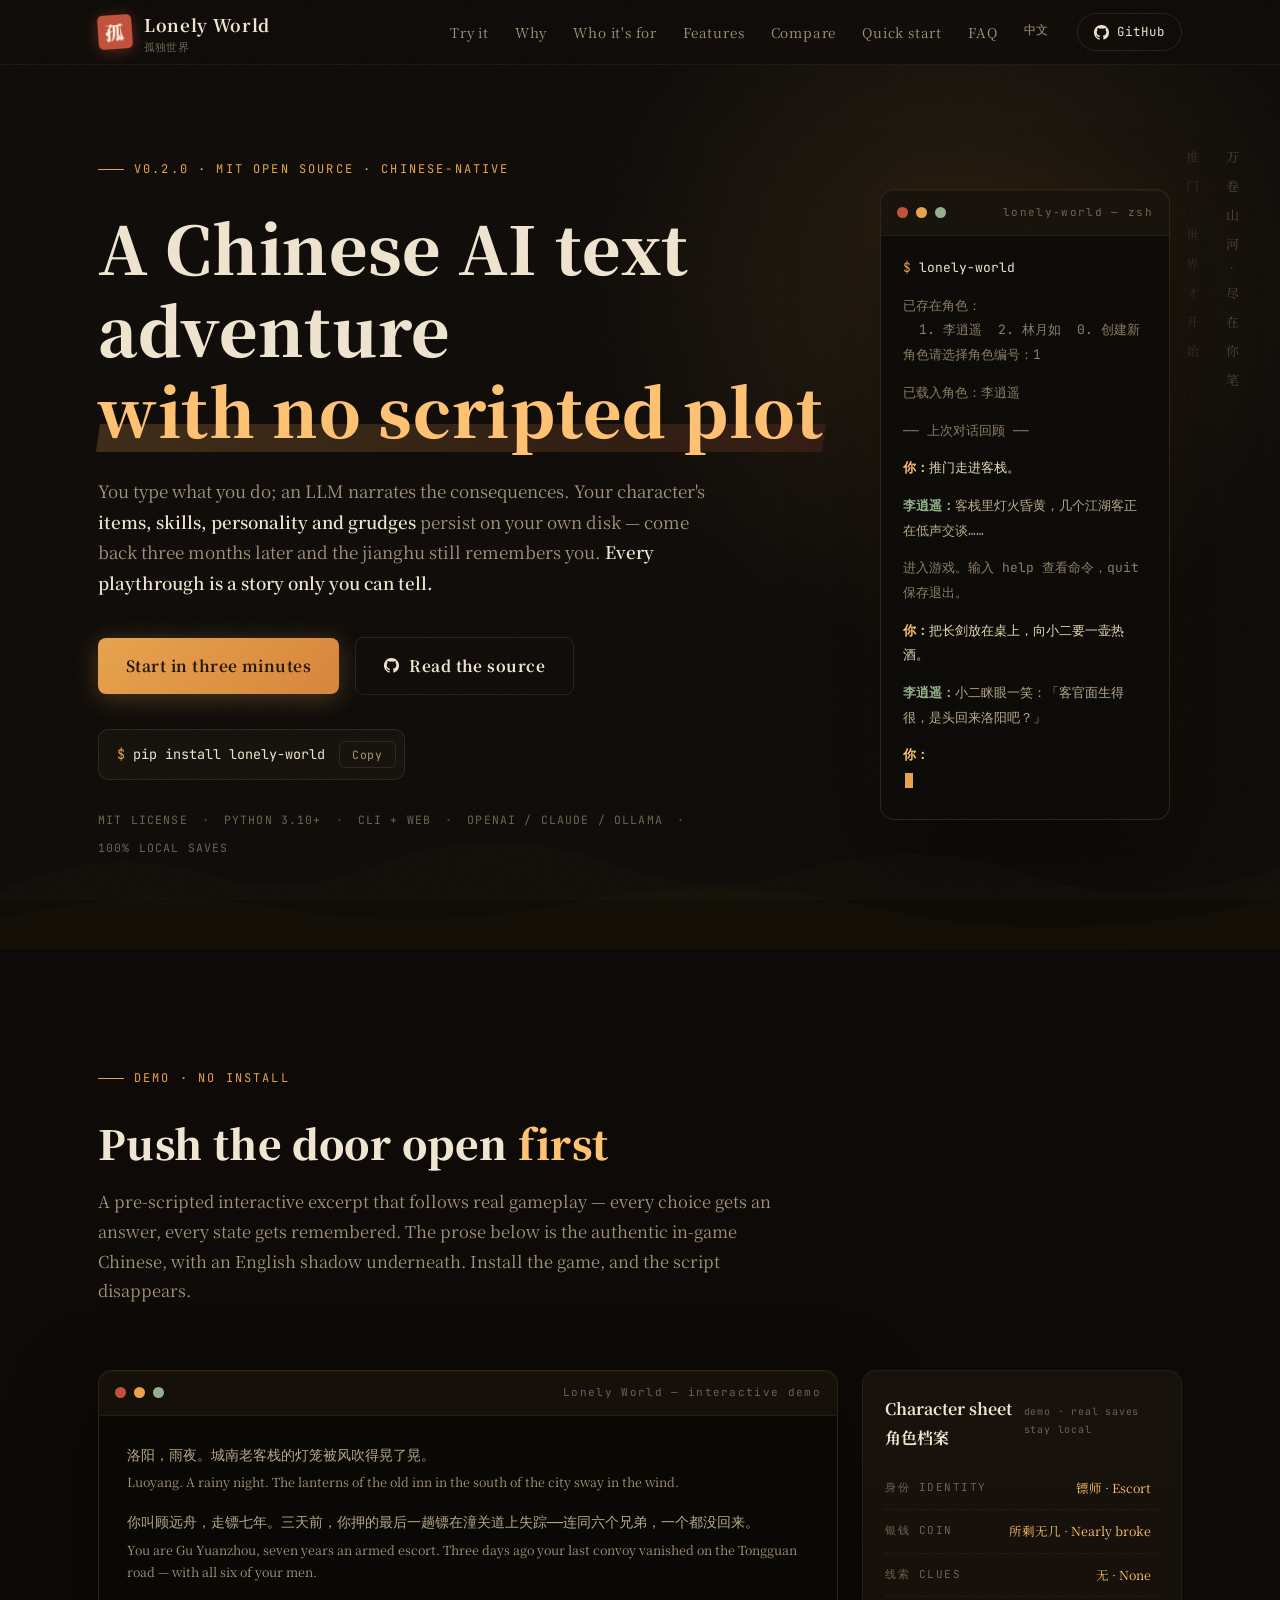
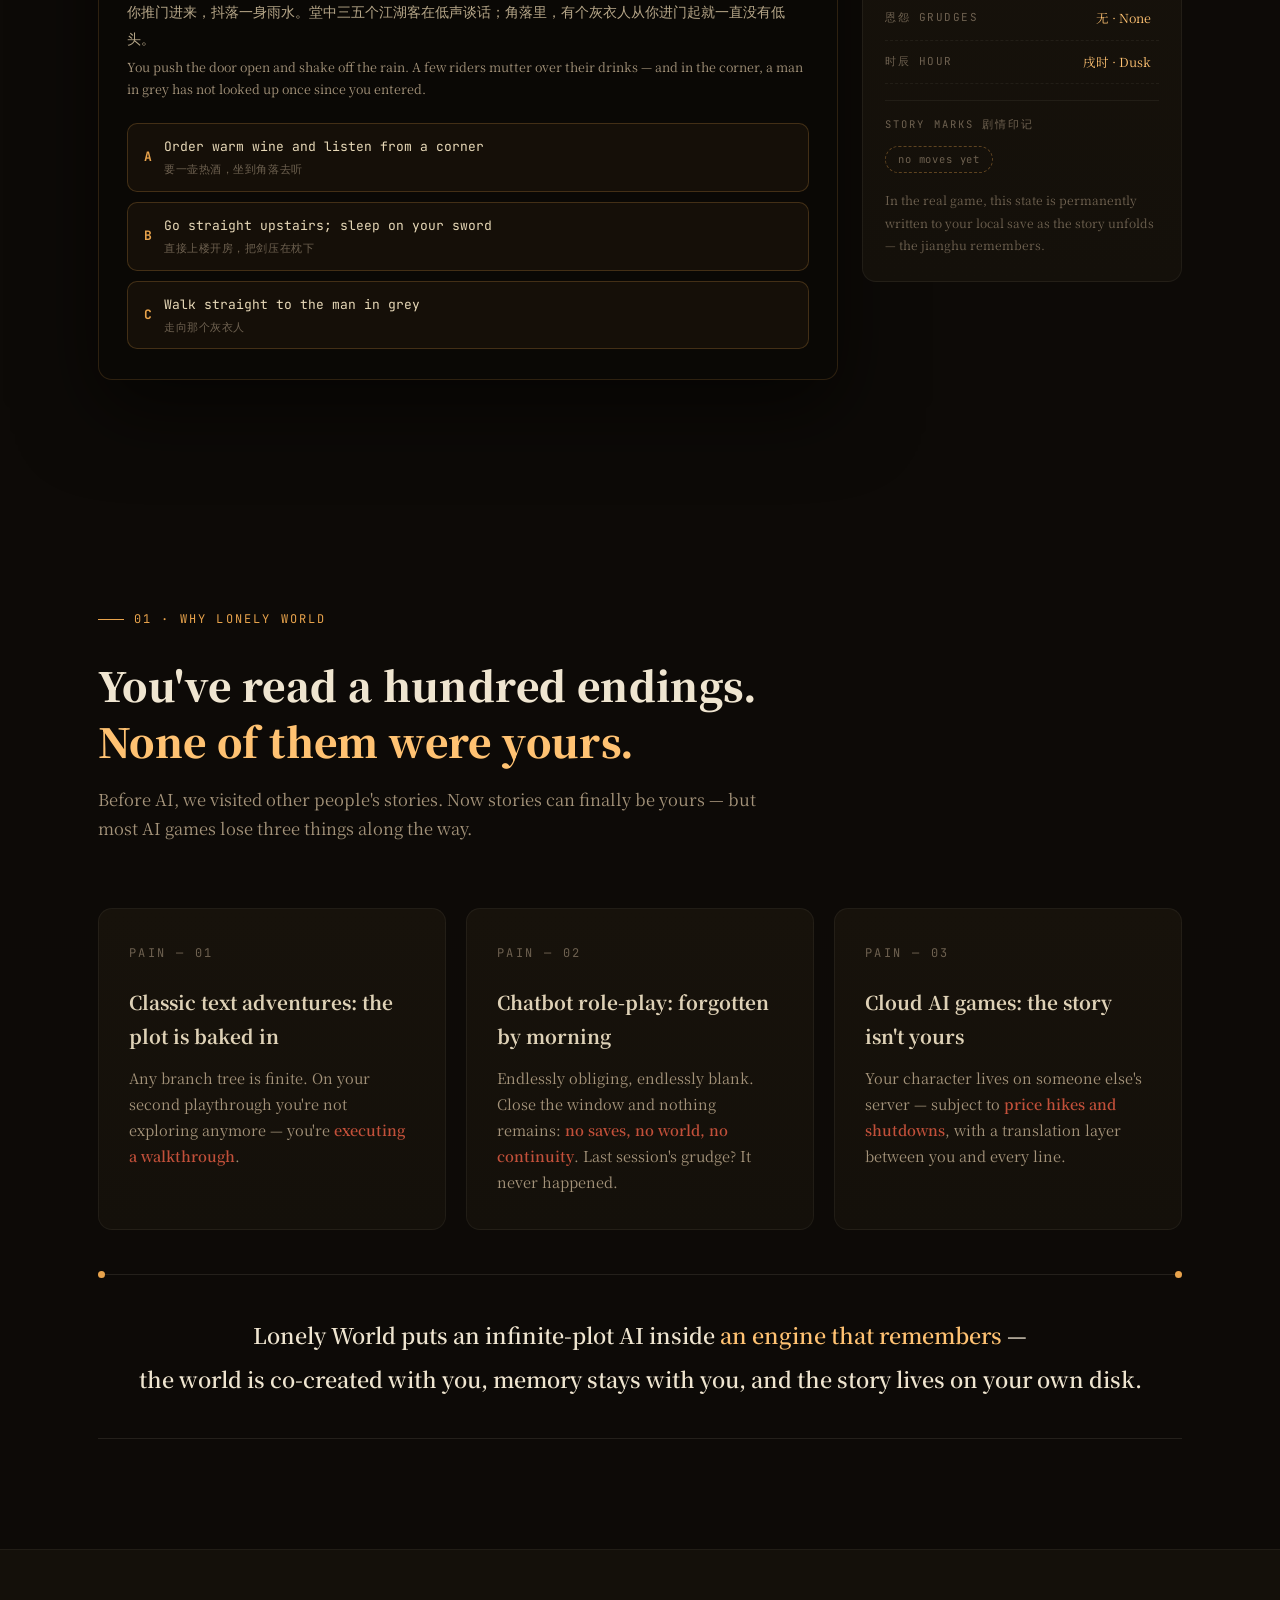
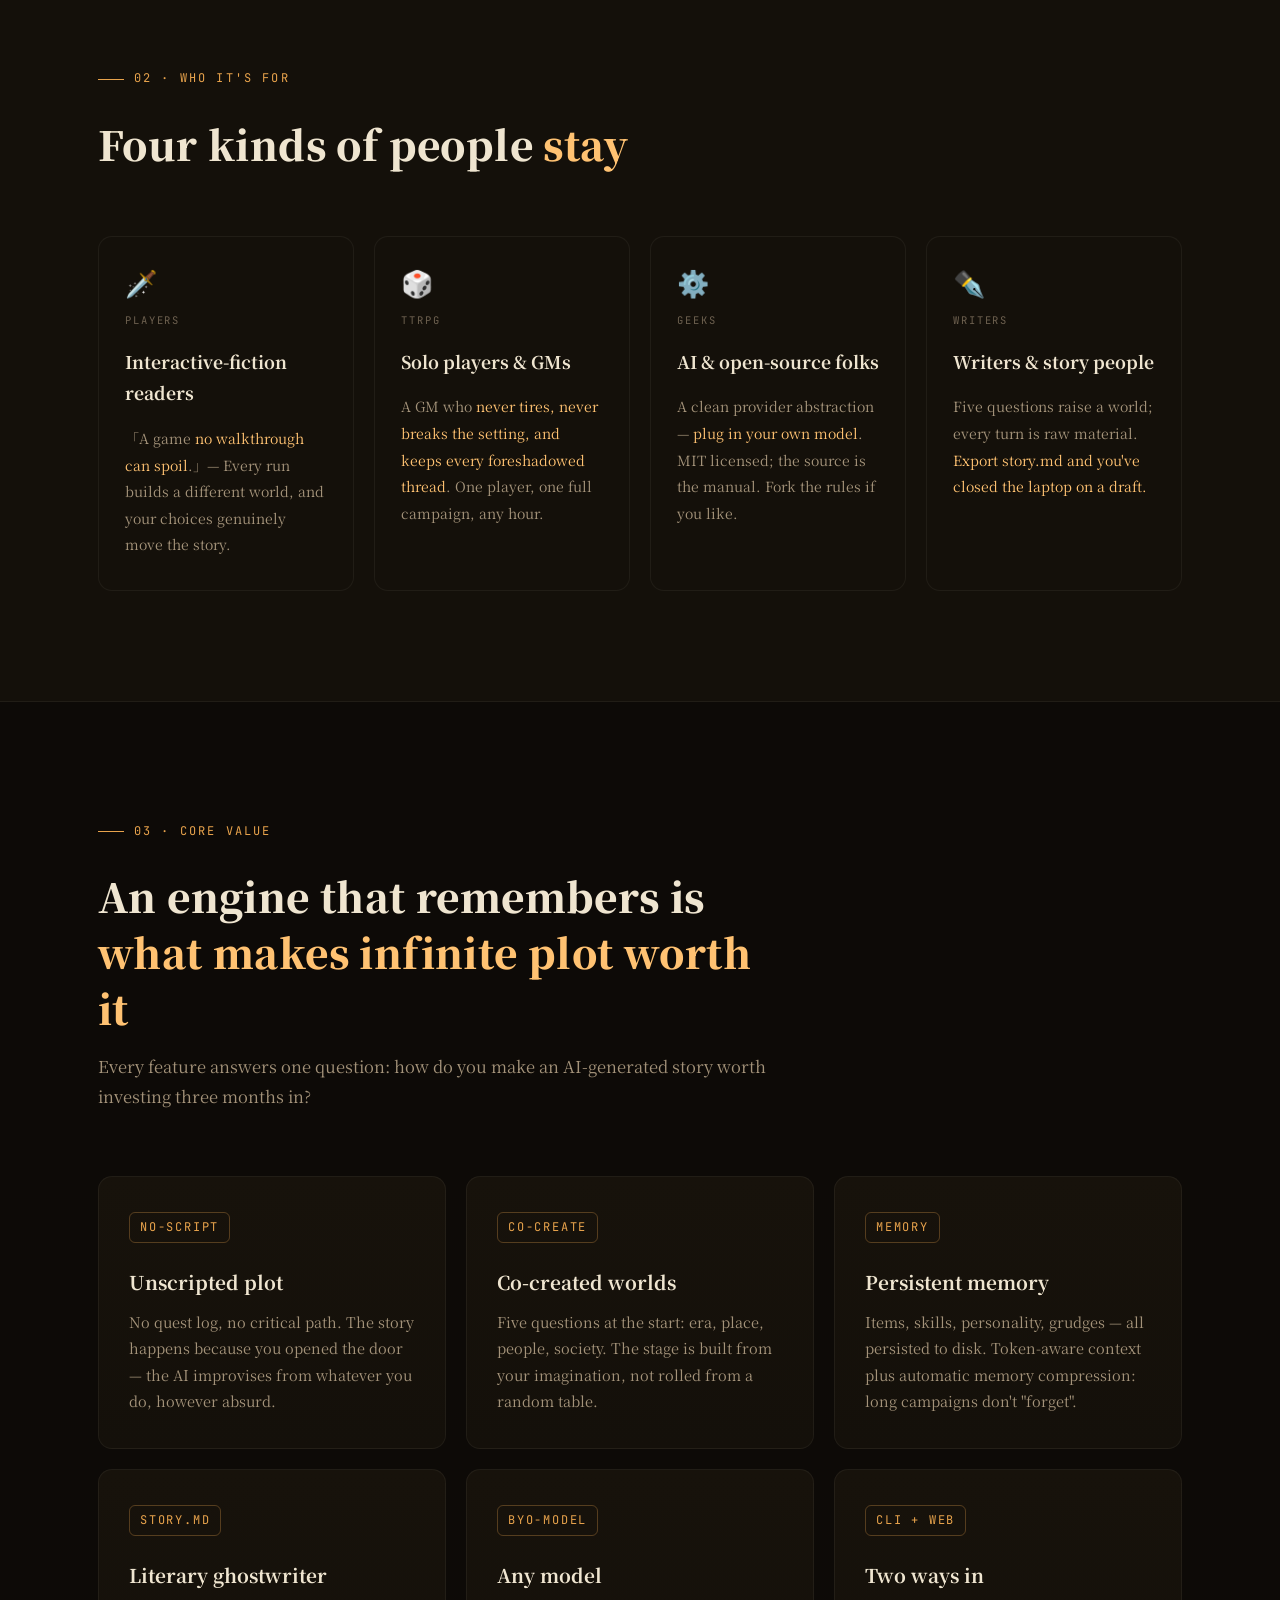
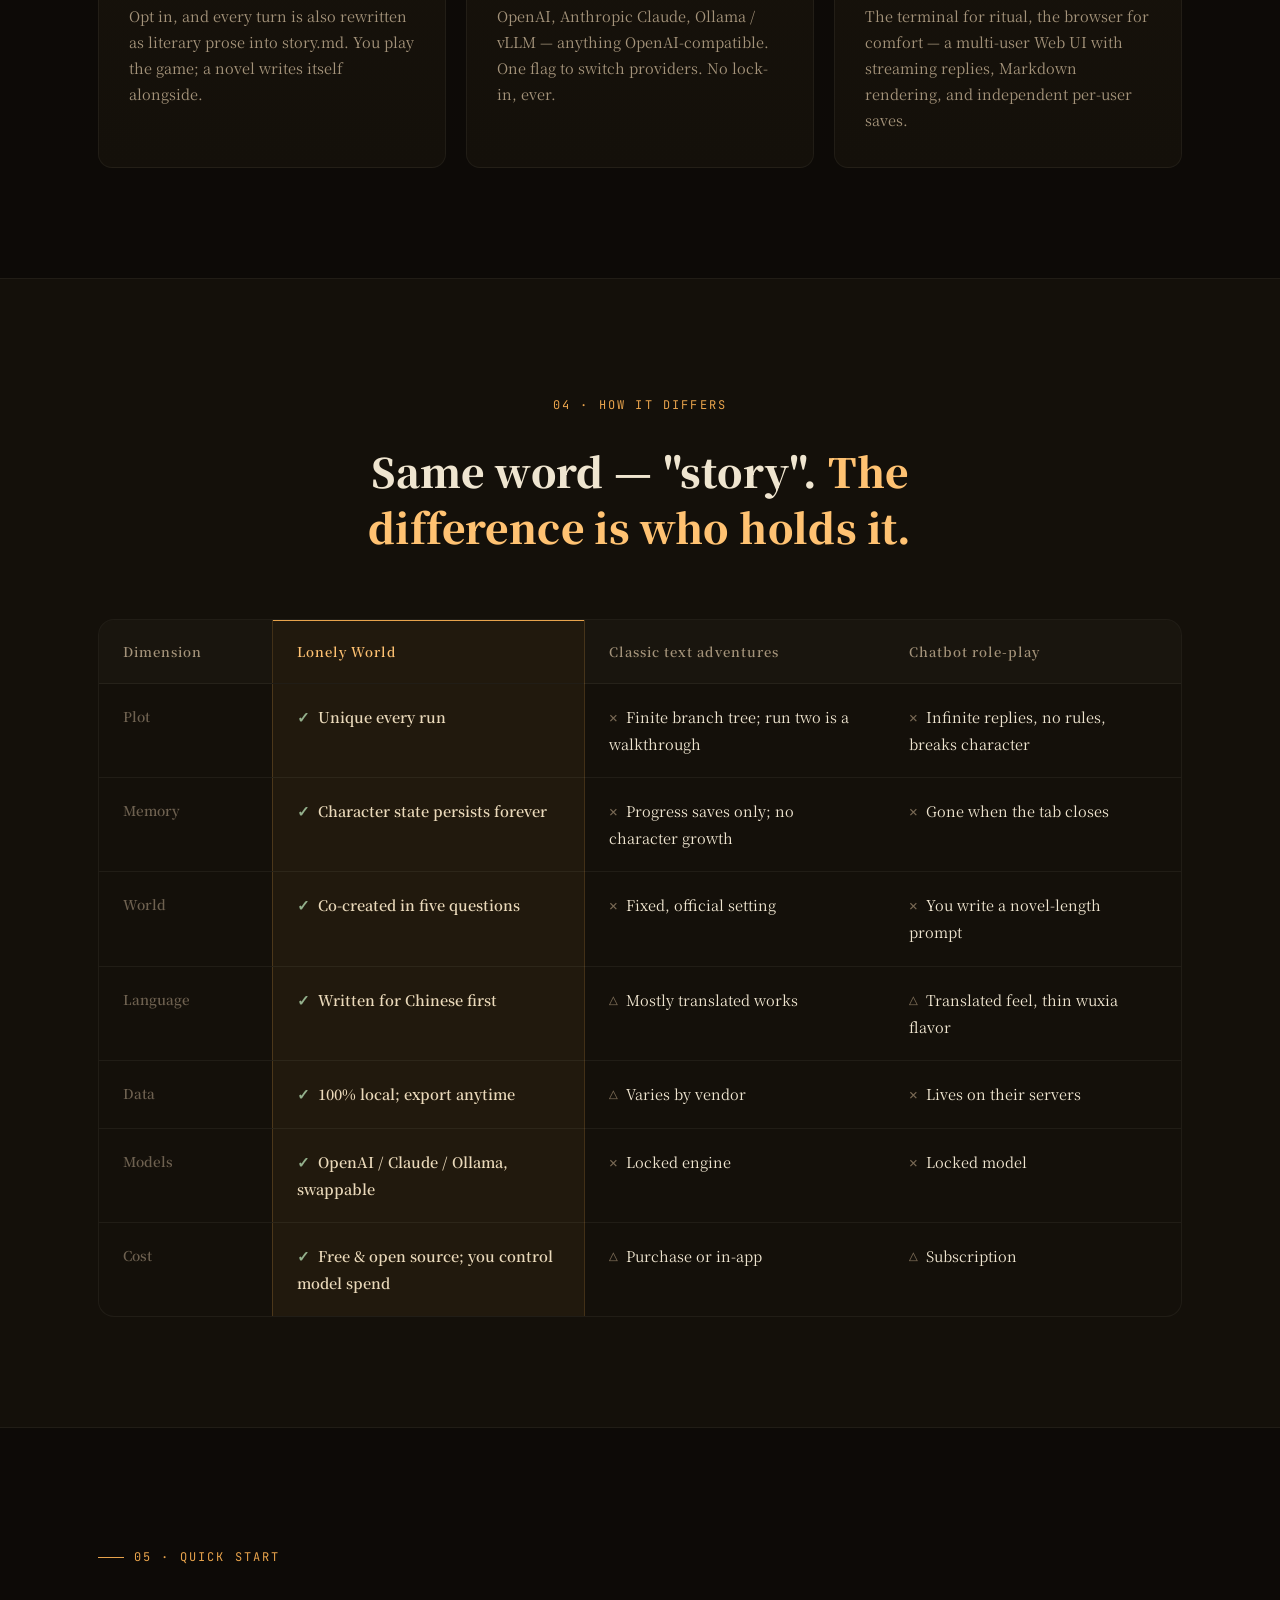
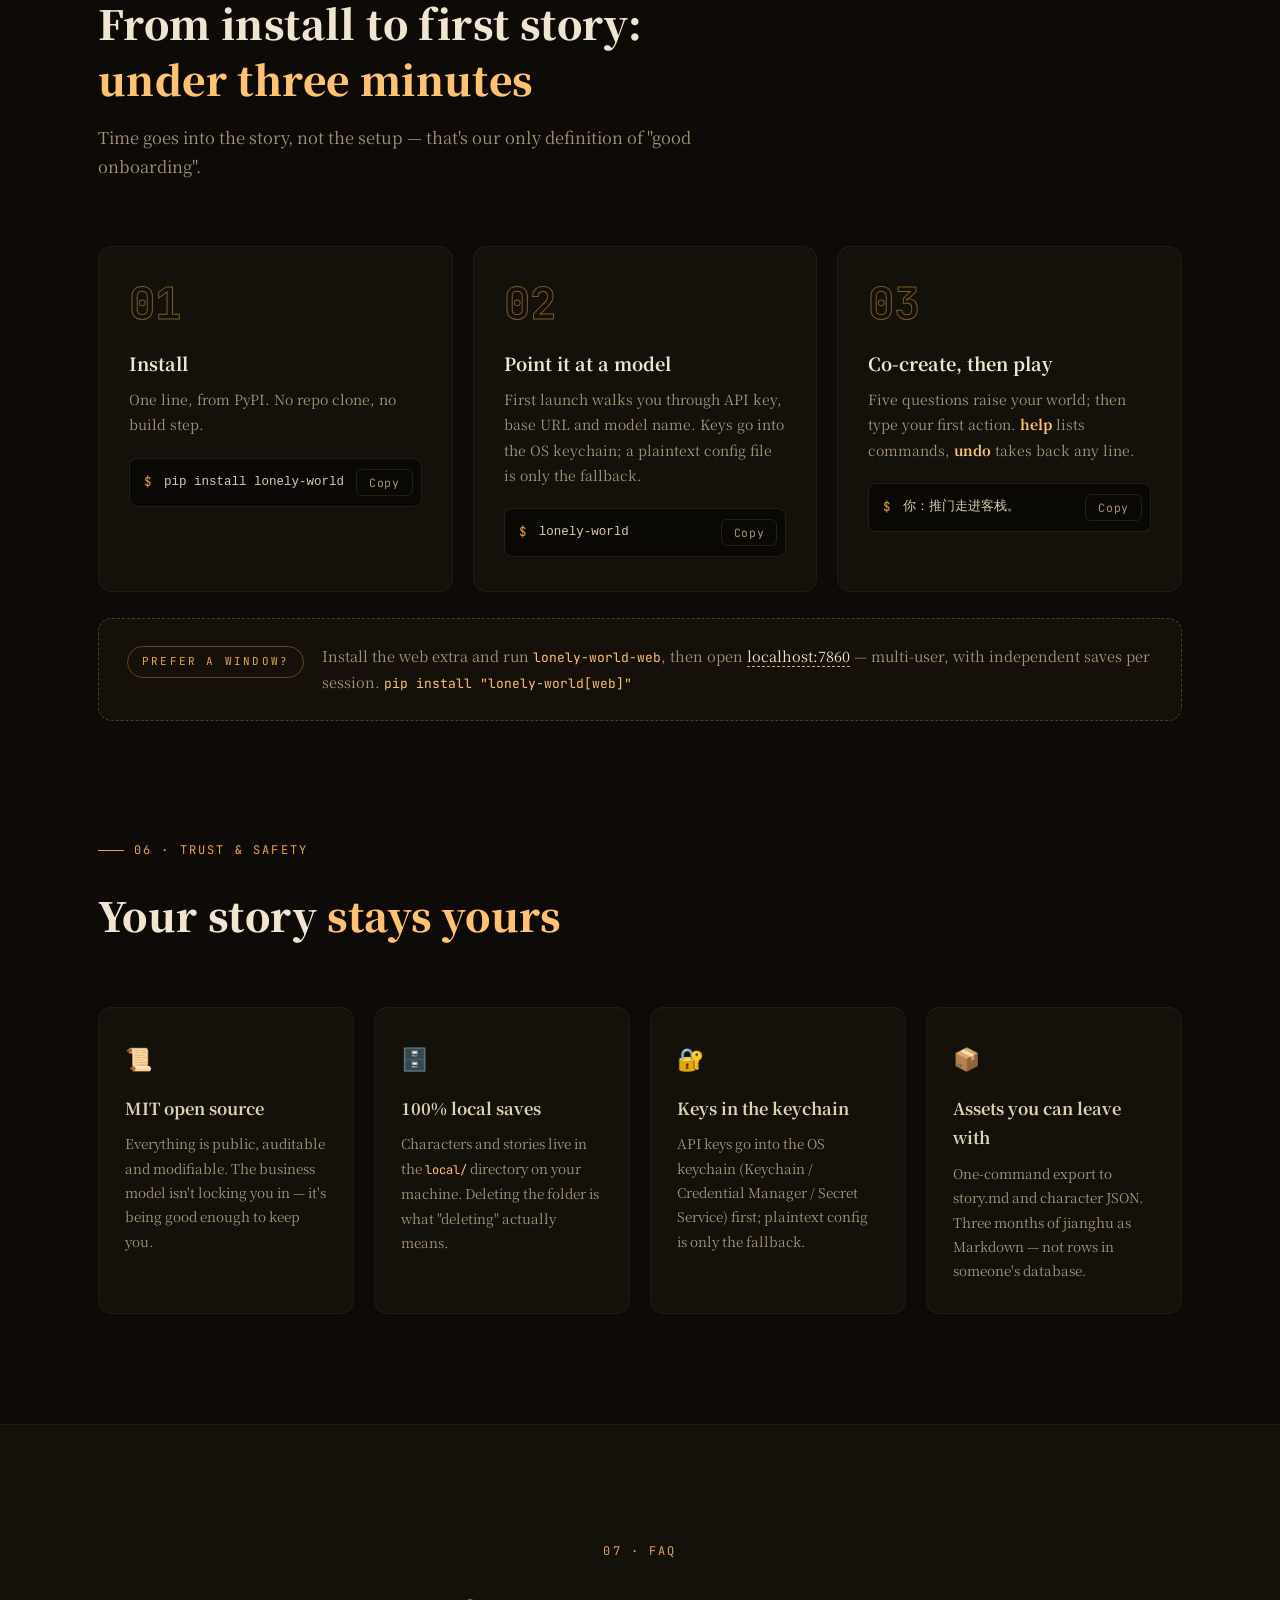
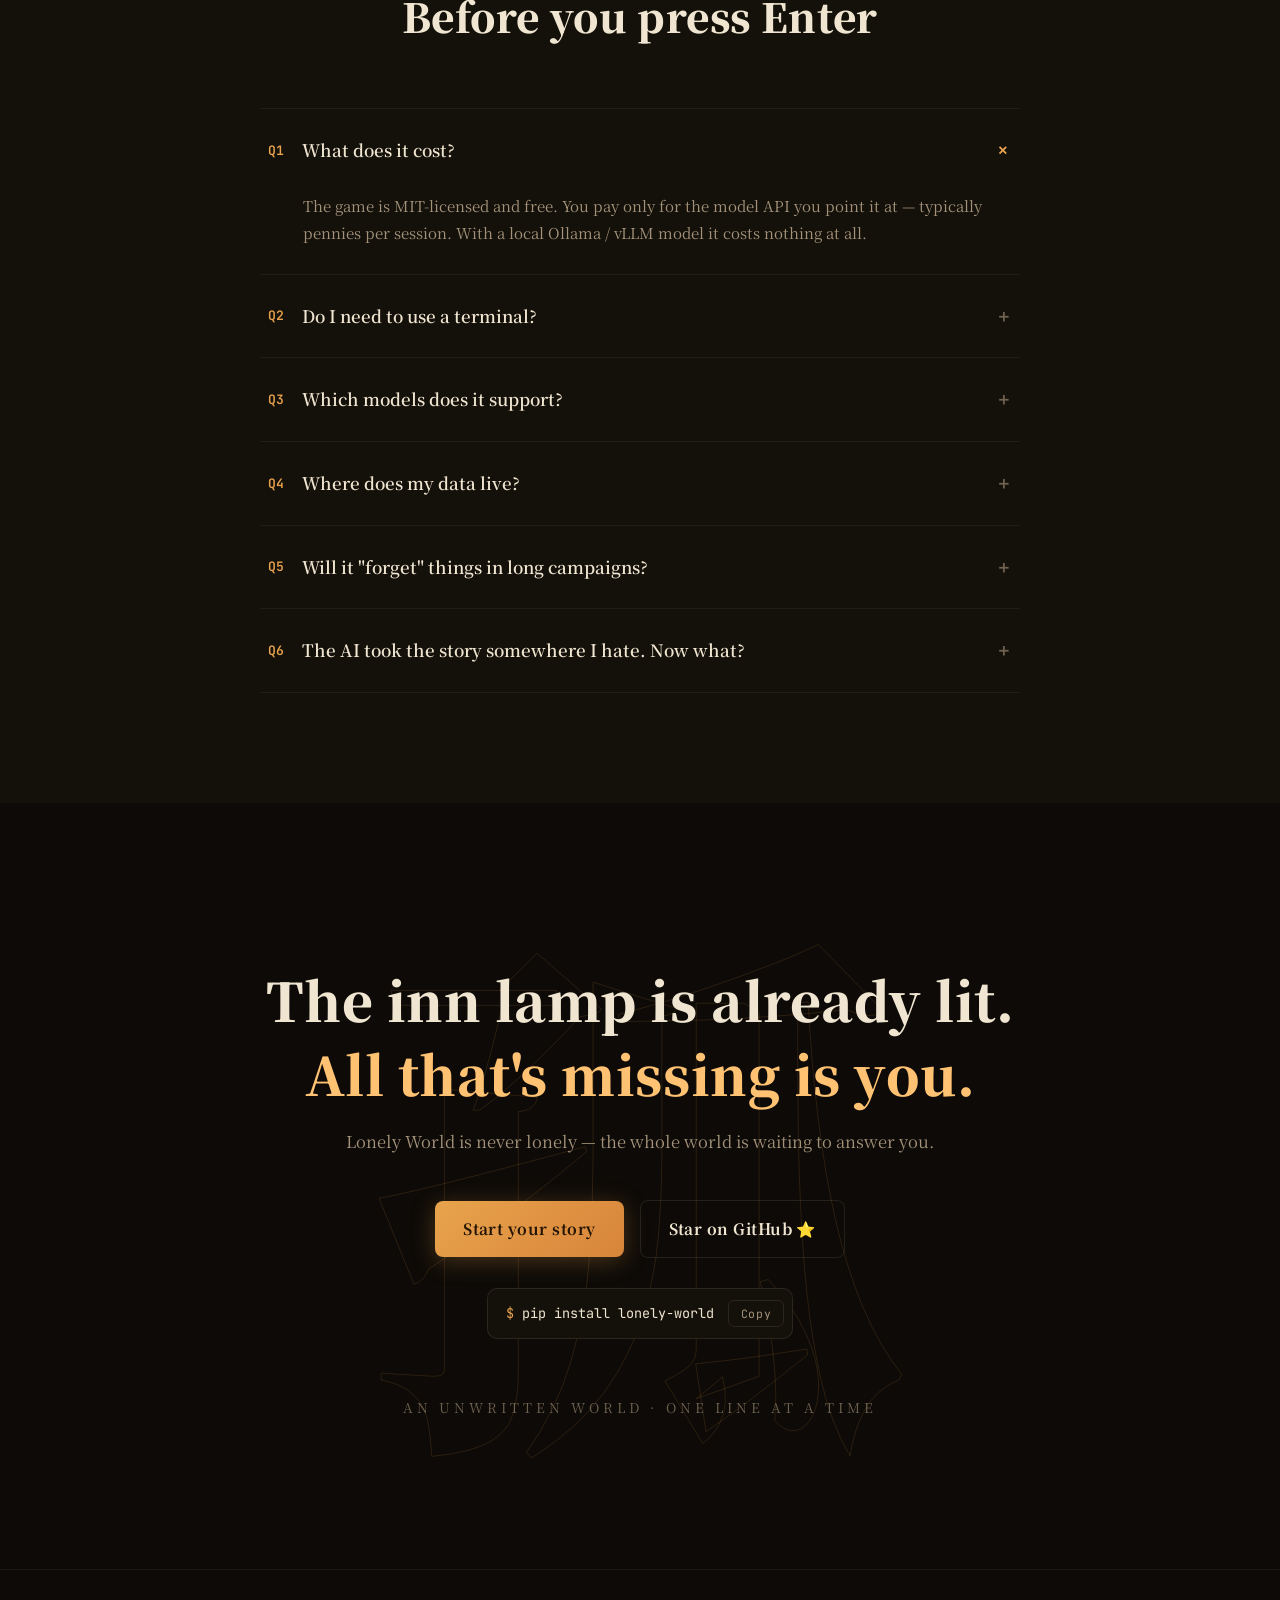
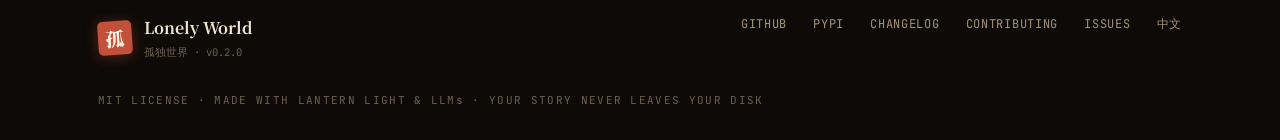
<file: GTM/en.html>
<!DOCTYPE html>
<html lang="en">
<head>
<meta charset="UTF-8">
<meta name="viewport" content="width=device-width, initial-scale=1.0">
<title>Lonely World — a Chinese AI text adventure with no scripted plot</title>
<meta name="description" content="Lonely World (孤独世界) is an open-source, Chinese-native AI text adventure. No scripted plot: the world is co-created with you, character memory persists locally, and saves never leave your disk. Works with OpenAI, Claude, or a local Ollama model.">
<meta property="og:title" content="Lonely World — a Chinese AI text adventure with no scripted plot">
<meta property="og:description" content="You type; the world answers. Co-created worlds, persistent character memory, 100% local saves. Open source (MIT), bring your own LLM — OpenAI, Claude, or Ollama.">
<meta property="og:type" content="website">
<meta property="og:url" content="https://yk5p80w5xvod.meoo.fun/en.html">
<meta property="og:image" content="https://yk5p80w5xvod.meoo.fun/og-card-en.png">
<meta property="og:image:width" content="1200">
<meta property="og:image:height" content="630">
<meta name="twitter:card" content="summary_large_image">
<meta name="twitter:image" content="https://yk5p80w5xvod.meoo.fun/og-card-en.png">
<link rel="canonical" href="https://yk5p80w5xvod.meoo.fun/en.html">
<link rel="alternate" hreflang="en" href="https://yk5p80w5xvod.meoo.fun/en.html">
<link rel="alternate" hreflang="zh-CN" href="https://yk5p80w5xvod.meoo.fun">
<meta name="theme-color" content="#0d0a07">
<link rel="icon" href='data:image/svg+xml,<svg xmlns="http://www.w3.org/2000/svg" viewBox="0 0 64 64"><rect width="64" height="64" rx="12" fill="%23c2503a"/><text x="32" y="45" font-size="36" font-weight="900" text-anchor="middle" fill="%23fff4e4" font-family="serif">%E5%AD%A4</text></svg>'>
<!-- Analytics slot: uncomment one when enabling stats (see GTM/README.md §7)
<script async defer data-website-id="YOUR_ID" src="https://umami.example.com/script.js"></script>
<script async src="https://gc.example.com/count.js" data-goatcounter="https://YOUR.goatcounter.com/count"></script>
-->
<link rel="preconnect" href="https://fonts.googleapis.com">
<link rel="preconnect" href="https://fonts.gstatic.com" crossorigin>
<link href="https://fonts.googleapis.com/css2?family=Noto+Serif+SC:wght@400;600;700;900&family=JetBrains+Mono:wght@400;500;700&display=swap" rel="stylesheet">
<script type="application/ld+json">
{
  "@context": "https://schema.org",
  "@type": "SoftwareApplication",
  "name": "Lonely World (孤独世界)",
  "applicationCategory": "GameApplication",
  "operatingSystem": "Cross-platform",
  "description": "An open-source, Chinese-native AI text adventure with no scripted plot: co-created worlds, persistent character memory, fully local saves. Works with OpenAI, Claude, or local Ollama models.",
  "offers": { "@type": "Offer", "price": "0", "priceCurrency": "USD" },
  "license": "https://opensource.org/licenses/MIT",
  "url": "https://github.com/panna-arts/lonely-world",
  "softwareVersion": "0.2.0",
  "author": { "@type": "Organization", "name": "panna-arts" },
  "keywords": "AI text adventure, interactive fiction, LLM game, open source, local-first, wuxia",
  "inLanguage": "zh-CN"
}
</script>
<script type="application/ld+json">
{
  "@context": "https://schema.org",
  "@type": "FAQPage",
  "mainEntity": [
    { "@type": "Question", "name": "What does it cost?", "acceptedAnswer": { "@type": "Answer", "text": "The game is MIT-licensed and free. You pay only for the model API you point it at (pennies per session); with a local Ollama/vLLM model it costs nothing." } },
    { "@type": "Question", "name": "Do I need to use a terminal?", "acceptedAnswer": { "@type": "Answer", "text": "No. Install the web extra (pip install \"lonely-world[web]\") and run lonely-world-web, then open localhost:7860 — create or pick a character entirely in the browser." } },
    { "@type": "Question", "name": "Which models does it support?", "acceptedAnswer": { "@type": "Answer", "text": "Any OpenAI-compatible API: OpenAI, Anthropic Claude, and local models via Ollama or vLLM. Switch with --provider or environment variables — models change, saves don't." } },
    { "@type": "Question", "name": "Where does my data live?", "acceptedAnswer": { "@type": "Answer", "text": "Entirely in the local/ directory on your machine; nothing touches a third-party server except the model API you configure. API keys go to the system keychain, and stories export to Markdown." } },
    { "@type": "Question", "name": "Will it forget things in long campaigns?", "acceptedAnswer": { "@type": "Answer", "text": "That is the core engineering: token-aware context trimming plus automatic memory compression. Key facts and grudges get archived, not truncated away." } },
    { "@type": "Question", "name": "The AI took the story somewhere I hate. Now what?", "acceptedAnswer": { "@type": "Answer", "text": "Type undo. The last turn is rolled back and the world behaves as if it never happened. You hold final cut on your story." } }
  ]
}
</script>
<style>
  :root{
    --bg:        #0d0a07;
    --bg-2:      #14100a;
    --card:      #17120b;
    --card-hi:   #1d160d;
    --paper:     #efe5d0;
    --muted:     #a4937a;
    --faint:     #6e6150;
    --line:      rgba(239,229,208,.10);
    --line-soft: rgba(239,229,208,.06);
    --amber:     #e8a34c;
    --amber-hi:  #ffc272;
    --ember:     #c2503a;
    --jade:      #93b08c;
    --serif: "Noto Serif SC",Georgia,"Songti SC",serif;
    --mono: "JetBrains Mono","SF Mono",ui-monospace,Menlo,monospace;
    --maxw: 1140px;
  }
  *{margin:0;padding:0;box-sizing:border-box}
  html{scroll-behavior:smooth;overflow-x:hidden}
  body{
    background:var(--bg);
    color:var(--paper);
    font-family:var(--serif);
    font-size:16px;
    line-height:1.8;
    overflow-x:hidden;
    -webkit-font-smoothing:antialiased;
  }
  body::after{
    content:"";position:fixed;inset:0;z-index:2000;pointer-events:none;opacity:.045;
    background-image:url("data:image/svg+xml,%3Csvg xmlns='http://www.w3.org/2000/svg' width='160' height='160'%3E%3Cfilter id='n'%3E%3CfeTurbulence type='fractalNoise' baseFrequency='0.9' numOctaves='2'/%3E%3C/filter%3E%3Crect width='100%25' height='100%25' filter='url(%23n)'/%3E%3C/svg%3E");
  }
  ::selection{background:rgba(232,163,76,.35);color:#fff8ec}
  a{color:inherit;text-decoration:none}
  .wrap{max-width:var(--maxw);margin:0 auto;padding:0 28px}
  section{padding:110px 0;position:relative;scroll-margin-top:76px}

  nav{
    position:fixed;top:0;left:0;right:0;z-index:1000;
    backdrop-filter:blur(14px);-webkit-backdrop-filter:blur(14px);
    background:rgba(13,10,7,.78);border-bottom:1px solid var(--line-soft);
  }
  .nav-inner{max-width:var(--maxw);margin:0 auto;padding:0 28px;height:64px;display:flex;align-items:center;gap:28px}
  .brand{display:flex;align-items:center;gap:12px;font-weight:700;font-size:17px;letter-spacing:.04em}
  .seal{
    width:34px;height:34px;flex:none;display:grid;place-items:center;
    background:var(--ember);color:#fff4e4;font-weight:900;font-size:19px;
    border-radius:5px;transform:rotate(-4deg);
    box-shadow:0 2px 14px rgba(194,80,58,.4);
  }
  .brand small{font-family:var(--mono);font-weight:400;font-size:11px;color:var(--faint);letter-spacing:.02em;display:block;line-height:1.2}
  .nav-links{display:flex;gap:26px;margin-left:auto}
  .nav-links a{font-size:13.5px;color:var(--muted);letter-spacing:.06em;transition:color .2s}
  .nav-links a:hover{color:var(--amber-hi)}
  .nav-gh{
    display:flex;align-items:center;gap:8px;font-family:var(--mono);font-size:12.5px;
    border:1px solid var(--line);border-radius:99px;padding:7px 16px;color:var(--paper);
    transition:border-color .2s,color .2s,box-shadow .2s;
  }
  .nav-gh:hover{border-color:var(--amber);color:var(--amber-hi);box-shadow:0 0 20px rgba(232,163,76,.15)}
  @media(max-width:900px){.nav-links{display:none}}

  .hero{position:relative;min-height:100vh;display:flex;flex-direction:column;justify-content:center;padding:150px 0 90px;overflow:hidden}
  .hero::before{
    content:"";position:absolute;top:-12%;right:-6%;width:62vw;height:62vw;max-width:880px;max-height:880px;
    background:radial-gradient(circle,rgba(232,163,76,.13) 0%,rgba(232,163,76,.05) 38%,transparent 66%);
    animation:lamp 9s ease-in-out infinite alternate;pointer-events:none;
  }
  @keyframes lamp{from{transform:translate(0,0) scale(1)}to{transform:translate(-3%,4%) scale(1.07)}}
  .hero-grid{display:grid;grid-template-columns:1.04fr .96fr;gap:56px;align-items:center;position:relative;z-index:2}
  .eyebrow{
    font-family:var(--mono);font-size:12px;letter-spacing:.18em;color:var(--amber);
    display:inline-flex;align-items:center;gap:10px;margin-bottom:26px;
  }
  .eyebrow::before{content:"";width:26px;height:1px;background:var(--amber)}
  h1{
    font-size:clamp(2.4rem,5.2vw,4.1rem);font-weight:900;line-height:1.24;letter-spacing:.01em;
    margin-bottom:26px;
  }
  h1 em{font-style:normal;color:var(--amber-hi);position:relative;white-space:nowrap}
  h1 em::after{
    content:"";position:absolute;left:0;right:0;bottom:.08em;height:.42em;z-index:-1;
    background:linear-gradient(90deg,rgba(232,163,76,.22),rgba(194,80,58,.16));
    transform:skewX(-8deg);
  }
  .hero-sub{color:var(--muted);font-size:17px;max-width:36em;margin-bottom:38px}
  .hero-sub strong{color:var(--paper);font-weight:600}
  .cta-row{display:flex;gap:16px;flex-wrap:wrap;align-items:center;margin-bottom:34px}
  .btn{
    display:inline-flex;align-items:center;gap:10px;border-radius:8px;cursor:pointer;
    font-family:var(--serif);font-size:15.5px;font-weight:700;letter-spacing:.03em;
    padding:14px 28px;transition:transform .2s,box-shadow .25s,border-color .2s,background .2s;
  }
  .btn-pri{
    background:linear-gradient(135deg,var(--amber) 0%,#d8853a 100%);color:#241505;
    box-shadow:0 4px 24px rgba(232,163,76,.28);
  }
  .btn-pri:hover{transform:translateY(-2px);box-shadow:0 8px 34px rgba(232,163,76,.42)}
  .btn-gho{border:1px solid var(--line);color:var(--paper)}
  .btn-gho:hover{border-color:var(--amber);color:var(--amber-hi)}
  .install-pill{
    display:inline-flex;align-items:center;gap:14px;max-width:100%;
    font-family:var(--mono);font-size:13.5px;color:var(--paper);
    background:var(--bg-2);border:1px solid var(--line);border-radius:10px;padding:11px 8px 11px 18px;
  }
  .install-pill .dollar{color:var(--amber)}
  .copy-btn{
    font-family:var(--mono);font-size:11.5px;color:var(--muted);background:transparent;
    border:1px solid var(--line);border-radius:6px;padding:5px 12px;cursor:pointer;letter-spacing:.06em;
    transition:all .2s;flex:none;
  }
  .copy-btn:hover{color:var(--amber-hi);border-color:var(--amber)}
  .copy-btn.done{color:var(--jade);border-color:var(--jade)}
  .hero-meta{
    display:flex;flex-wrap:wrap;gap:8px 0;font-family:var(--mono);font-size:11.5px;
    color:var(--faint);letter-spacing:.1em;
  }
  .hero-meta span{display:flex;align-items:center}
  .hero-meta span:not(:last-child)::after{content:"·";margin:0 14px;color:rgba(232,163,76,.45)}

  .vtext{
    position:absolute;writing-mode:vertical-rl;letter-spacing:.5em;
    font-size:13px;color:rgba(164,147,122,.42);user-select:none;pointer-events:none;z-index:1;
  }
  .vtext b{color:rgba(232,163,76,.55);font-weight:400}
  .vt-1{right:36px;top:150px}
  .vt-2{right:76px;top:150px;opacity:.55}

  .term{
    background:#0a0805;border:1px solid rgba(232,163,76,.16);border-radius:14px;
    box-shadow:0 30px 80px rgba(0,0,0,.6),0 0 60px rgba(232,163,76,.06),inset 0 1px 0 rgba(255,255,255,.04);
    overflow:hidden;font-family:var(--mono);font-size:13px;line-height:1.9;position:relative;z-index:2;
  }
  .term-bar{
    display:flex;align-items:center;gap:8px;padding:12px 16px;
    background:rgba(232,163,76,.05);border-bottom:1px solid var(--line-soft);
  }
  .term-bar i{width:11px;height:11px;border-radius:50%;background:#3a3227}
  .term-bar i:first-child{background:var(--ember)}
  .term-bar i:nth-child(2){background:var(--amber)}
  .term-bar i:nth-child(3){background:var(--jade)}
  .term-bar span{margin-left:auto;font-size:11px;color:var(--faint);letter-spacing:.12em}
  .term-body{padding:20px 22px 26px;min-height:400px;color:#cfc2a8;white-space:pre-wrap;word-break:break-all}
  .term-body .t-cmd{color:var(--paper)}
  .term-body .t-cmd::before{content:"$ ";color:var(--amber)}
  .term-body .t-sys{color:#8a7c64}
  .term-body .t-you{color:#e8d9b8}
  .term-body .t-you::before{content:"你：";color:var(--amber-hi);font-weight:700}
  .term-body .t-npc{color:#b7a789}
  .term-body .t-npc::before{content:"李逍遥：";color:var(--jade);font-weight:700}
  .term-body .t-new{display:block;margin-top:1em}
  .caret{display:inline-block;width:8px;height:1.15em;background:var(--amber);vertical-align:text-bottom;animation:blink 1s steps(1) infinite;margin-left:2px}
  @keyframes blink{50%{opacity:0}}
  .term-fade{animation:tfade .5s ease both}
  @keyframes tfade{from{opacity:0;transform:translateY(5px)}to{opacity:1;transform:none}}

  .mountains{position:absolute;bottom:-2px;left:0;right:0;z-index:0;pointer-events:none;opacity:.75}

  .sec-head{max-width:680px;margin-bottom:64px}
  .sec-head.center{margin-left:auto;margin-right:auto;text-align:center}
  .sec-head.center .eyebrow{justify-content:center}
  .sec-head.center .eyebrow::before{display:none}
  h2{font-size:clamp(1.7rem,3.4vw,2.5rem);font-weight:900;line-height:1.4;letter-spacing:.01em;margin-bottom:16px}
  h2 em{font-style:normal;color:var(--amber-hi)}
  .lead{color:var(--muted);font-size:16.5px}

  .reveal{opacity:0;transform:translateY(26px);transition:opacity .8s ease,transform .8s cubic-bezier(.2,.7,.3,1);transition-delay:var(--d,0s)}
  .reveal.in{opacity:1;transform:none}
  @media(prefers-reduced-motion:reduce){
    .reveal{opacity:1;transform:none;transition:none}
    .hero::before{animation:none}
    html{scroll-behavior:auto}
  }

  /* ============ DEMO ============ */
  .demo-grid{display:grid;grid-template-columns:minmax(0,1fr) 320px;gap:24px;align-items:start}
  .demo-win{background:#0a0805;border:1px solid rgba(232,163,76,.16);border-radius:14px;
    box-shadow:0 30px 80px rgba(0,0,0,.55),inset 0 1px 0 rgba(255,255,255,.04);overflow:hidden}
  .demo-bar{display:flex;align-items:center;gap:8px;padding:12px 16px;background:rgba(232,163,76,.05);border-bottom:1px solid var(--line-soft)}
  .demo-bar i{width:11px;height:11px;border-radius:50%;background:#3a3227}
  .demo-bar i:first-child{background:var(--ember)}
  .demo-bar i:nth-child(2){background:var(--amber)}
  .demo-bar i:nth-child(3){background:var(--jade)}
  .demo-bar span{margin-left:auto;font-family:var(--mono);font-size:11px;color:var(--faint);letter-spacing:.12em}
  .demo-body{padding:26px 28px 30px;font-family:var(--mono);font-size:13.5px;line-height:2.05;min-height:420px}
  .d-para{margin:0;color:#b7a789}
  .d-para.d-you{color:#e8d9b8}
  .d-para.d-you::before{content:"你：";color:var(--amber-hi);font-weight:700}
  .d-para.d-say{color:#d8c9a8}
  .d-en{display:block;font-family:var(--serif);font-size:12.5px;font-style:normal;color:var(--muted);line-height:1.8;margin:2px 0 1.2em;animation:chIn .5s ease both}
  .d-para-wrap{margin-bottom:.2em}
  .demo-choices{display:flex;flex-direction:column;gap:10px;margin-top:22px}
  .choice{
    display:flex;align-items:center;gap:12px;text-align:left;
    background:rgba(232,163,76,.05);border:1px solid rgba(232,163,76,.22);border-radius:10px;
    padding:12px 16px;color:#e8d9b8;font-family:var(--mono);font-size:13px;line-height:1.7;
    cursor:pointer;opacity:0;transform:translateY(8px);animation:chIn .45s ease forwards;
    transition:border-color .2s,background .2s,transform .2s;
  }
  .choice:hover,.choice:focus-visible{border-color:var(--amber);background:rgba(232,163,76,.12);transform:translateY(-1px);outline:none}
  .choice .cn{color:var(--amber);font-weight:700;flex:none}
  .choice>span:last-child{flex:1}
  .choice .cnx{display:block;font-size:11px;color:var(--faint);letter-spacing:.05em;margin-top:2px}
  @keyframes chIn{to{opacity:1;transform:none}}
  .demo-end{border-top:1px solid var(--line);margin:6px 28px 30px;padding-top:24px;font-family:var(--serif);animation:endIn .6s ease both}
  @keyframes endIn{from{opacity:0;transform:translateY(10px)}to{opacity:1;transform:none}}
  .demo-end p{font-size:14.5px;color:var(--muted);line-height:2;margin-bottom:18px}
  .demo-end p b{color:var(--paper)}
  .demo-end .cta-row{margin-bottom:16px}
  .demo-end .install-pill{font-size:12.5px}
  .restart{
    font-family:var(--mono);font-size:11.5px;color:var(--faint);letter-spacing:.1em;cursor:pointer;
    background:none;border:none;border-bottom:1px dashed var(--faint);padding:2px 0;transition:color .2s;
  }
  .restart:hover{color:var(--amber-hi)}
  .demo-side{position:sticky;top:88px}
  .side-card{background:linear-gradient(180deg,var(--card) 0%,var(--bg-2) 100%);border:1px solid var(--line-soft);border-radius:14px;padding:24px 22px}
  .side-head{display:flex;align-items:baseline;justify-content:space-between;margin-bottom:14px}
  .side-title{font-weight:700;font-size:16px}
  .side-note{font-family:var(--mono);font-size:10px;color:var(--faint);letter-spacing:.08em}
  .chip-row{display:flex;justify-content:space-between;align-items:center;padding:9px 0;border-bottom:1px dashed var(--line-soft);font-size:12.5px}
  .chip-row .k{color:var(--faint);letter-spacing:.14em;font-family:var(--mono);font-size:11px}
  .chip-row .v{color:var(--amber-hi);padding:1px 8px;border-radius:6px}
  .chip-row .v.up{animation:vflash 1s ease}
  @keyframes vflash{0%{background:rgba(232,163,76,.3)}100%{background:transparent}}
  .side-sub{font-family:var(--mono);font-size:10.5px;color:var(--faint);letter-spacing:.2em;margin:16px 0 12px;padding-top:14px;border-top:1px solid var(--line-soft)}
  .marks{display:flex;flex-wrap:wrap;gap:8px;min-height:26px}
  .mark{border:1px solid rgba(232,163,76,.35);border-radius:99px;padding:3px 12px;font-family:var(--mono);font-size:10.5px;color:var(--amber-hi);letter-spacing:.08em;animation:chIn .45s both}
  .mark-empty{border-style:dashed;color:var(--faint)}
  .side-foot{margin-top:16px;font-size:12px;color:var(--faint);line-height:1.9}
  @media(max-width:880px){
    .demo-grid{grid-template-columns:1fr}
    .demo-side{position:static}
    .demo-body{min-height:340px;padding:22px 20px 26px}
    .demo-end{margin:6px 20px 26px}
  }

  /* ============ PAINS ============ */
  .pains{display:grid;grid-template-columns:repeat(3,1fr);gap:20px;margin-bottom:20px}
  .pain{
    background:linear-gradient(180deg,var(--card) 0%,var(--bg-2) 100%);
    border:1px solid var(--line-soft);border-radius:14px;padding:34px 30px;position:relative;overflow:hidden;
    transition:transform .3s,border-color .3s;
  }
  .pain:hover{transform:translateY(-4px);border-color:var(--line)}
  .pain .no{font-family:var(--mono);font-size:12px;color:var(--faint);letter-spacing:.2em;display:block;margin-bottom:20px}
  .pain h3{font-size:19px;font-weight:700;margin-bottom:12px;color:#ded1b6}
  .pain p{font-size:14.5px;color:var(--muted)}
  .pain p b{color:var(--ember);font-weight:600}
  .answer{
    margin-top:44px;text-align:center;padding:38px 30px;position:relative;
    border-top:1px solid var(--line);border-bottom:1px solid var(--line);
  }
  .answer::before,.answer::after{
    content:"";position:absolute;top:-4px;width:7px;height:7px;border-radius:50%;background:var(--amber);
  }
  .answer::before{left:0}.answer::after{right:0}
  .answer p{font-size:clamp(1.05rem,2vw,1.35rem);font-weight:600;line-height:2}
  .answer p em{font-style:normal;color:var(--amber-hi)}

  /* ============ AUDIENCES ============ */
  .audiences{display:grid;grid-template-columns:repeat(4,1fr);gap:20px}
  .aud{
    border:1px solid var(--line-soft);border-radius:14px;padding:32px 26px;background:var(--bg-2);
    display:flex;flex-direction:column;gap:16px;transition:transform .3s,border-color .3s,background .3s;position:relative;overflow:hidden;
  }
  .aud::before{content:"";position:absolute;top:0;left:0;right:0;height:2px;background:linear-gradient(90deg,var(--amber),transparent);opacity:0;transition:opacity .3s}
  .aud:hover{transform:translateY(-5px);border-color:rgba(232,163,76,.35);background:var(--card-hi)}
  .aud:hover::before{opacity:1}
  .aud .icon{font-size:26px;line-height:1}
  .aud h3{font-size:17.5px;font-weight:700}
  .aud blockquote{font-size:14px;color:var(--muted);line-height:1.9;flex:1}
  .aud blockquote em{font-style:normal;color:var(--amber-hi)}
  .aud .tag{font-family:var(--mono);font-size:10.5px;color:var(--faint);letter-spacing:.18em}

  /* ============ FEATURES ============ */
  .features{display:grid;grid-template-columns:repeat(3,1fr);gap:20px}
  .feat{
    background:linear-gradient(180deg,var(--card) 0%,var(--bg-2) 100%);
    border:1px solid var(--line-soft);border-radius:14px;padding:34px 30px;
    transition:transform .3s,border-color .3s,box-shadow .3s;
  }
  .feat:hover{transform:translateY(-4px);border-color:rgba(232,163,76,.3);box-shadow:0 16px 44px rgba(0,0,0,.4)}
  .feat .glyph{
    font-family:var(--mono);font-size:12px;color:var(--amber);letter-spacing:.15em;
    border:1px solid rgba(232,163,76,.3);border-radius:6px;display:inline-block;padding:4px 10px;margin-bottom:22px;
  }
  .feat h3{font-size:19px;font-weight:700;margin-bottom:10px}
  .feat p{font-size:14.5px;color:var(--muted)}

  /* ============ COMPARE ============ */
  .tbl-scroll{overflow-x:auto;border:1px solid var(--line-soft);border-radius:16px;background:var(--bg-2)}
  table{width:100%;border-collapse:collapse;min-width:760px}
  th,td{padding:20px 24px;text-align:left;font-size:14.5px;vertical-align:top;border-bottom:1px solid var(--line-soft)}
  tr:last-child td{border-bottom:none}
  thead th{font-size:13px;letter-spacing:.08em;color:var(--muted);font-weight:600;background:rgba(239,229,208,.02)}
  td.dim{color:var(--faint);font-weight:600;white-space:nowrap;font-size:13.5px}
  .col-us{background:rgba(232,163,76,.06);border-left:1px solid rgba(232,163,76,.22);border-right:1px solid rgba(232,163,76,.22)}
  thead th.col-us{color:var(--amber-hi);position:relative}
  thead th.col-us::after{content:"";position:absolute;top:-1px;left:0;right:0;height:2px;background:var(--amber)}
  td.col-us{color:#ead9ba;font-weight:600}
  td .ok{color:var(--jade);margin-right:8px;font-family:var(--mono)}
  td .no{color:#7a6a55;margin-right:8px;font-family:var(--mono)}

  /* ============ STEPS ============ */
  .steps{display:grid;grid-template-columns:repeat(3,1fr);gap:20px}
  .step{
    background:var(--bg-2);border:1px solid var(--line-soft);border-radius:14px;padding:34px 30px;position:relative;
    transition:transform .3s,border-color .3s;
  }
  .step:hover{transform:translateY(-4px);border-color:rgba(232,163,76,.3)}
  .step .num{
    font-family:var(--mono);font-size:44px;font-weight:700;color:transparent;
    -webkit-text-stroke:1px rgba(232,163,76,.5);line-height:1;display:block;margin-bottom:22px;
  }
  .step h3{font-size:18px;font-weight:700;margin-bottom:8px}
  .step p{font-size:14px;color:var(--muted);margin-bottom:20px}
  .cmd{
    display:flex;align-items:center;gap:12px;font-family:var(--mono);font-size:12.5px;
    background:#0a0805;border:1px solid var(--line);border-radius:8px;padding:10px 8px 10px 14px;color:#d8caab;
  }
  .cmd .dollar{color:var(--amber);flex:none}
  .cmd code{flex:1;overflow-x:auto;white-space:nowrap;scrollbar-width:none}
  .cmd code::-webkit-scrollbar{display:none}
  .web-note{
    margin-top:26px;display:flex;gap:18px;align-items:flex-start;flex-wrap:wrap;
    border:1px dashed rgba(232,163,76,.3);border-radius:14px;padding:24px 28px;
    background:rgba(232,163,76,.04);
  }
  .web-note .lbl{
    font-family:var(--mono);font-size:11px;letter-spacing:.2em;color:var(--amber);flex:none;
    border:1px solid rgba(232,163,76,.35);border-radius:99px;padding:5px 14px;margin-top:3px;
  }
  .web-note p{font-size:14.5px;color:var(--muted);flex:1;min-width:260px}
  .web-note code{font-family:var(--mono);font-size:13px;color:var(--amber-hi)}
  .web-note a{border-bottom:1px dashed var(--amber);color:var(--paper)}
  .web-note a:hover{color:var(--amber-hi)}

  /* ============ TRUST ============ */
  .trust{display:grid;grid-template-columns:repeat(4,1fr);gap:20px}
  .tcard{border:1px solid var(--line-soft);border-radius:14px;padding:30px 26px;background:var(--bg-2);transition:border-color .3s,transform .3s}
  .tcard:hover{border-color:rgba(147,176,140,.4);transform:translateY(-3px)}
  .tcard .icon{font-size:22px;margin-bottom:16px;display:block}
  .tcard h3{font-size:16.5px;font-weight:700;margin-bottom:8px;color:#ded1b6}
  .tcard p{font-size:13.5px;color:var(--muted)}
  .tcard code{font-family:var(--mono);font-size:12px;color:var(--amber-hi)}

  /* ============ FAQ ============ */
  .faq{max-width:760px;margin:0 auto}
  details{border-bottom:1px solid var(--line-soft)}
  details:first-child{border-top:1px solid var(--line-soft)}
  summary{
    list-style:none;cursor:pointer;padding:26px 8px;display:flex;align-items:center;gap:18px;
    font-size:17px;font-weight:600;transition:color .2s;
  }
  summary::-webkit-details-marker{display:none}
  summary:hover{color:var(--amber-hi)}
  summary .q{font-family:var(--mono);color:var(--amber);font-size:13px;flex:none}
  summary .arr{margin-left:auto;font-family:var(--mono);color:var(--faint);transition:transform .3s;flex:none}
  details[open] .arr{transform:rotate(45deg);color:var(--amber)}
  details .a{padding:0 8px 28px 43px;color:var(--muted);font-size:15px;max-width:60em}
  details .a code{font-family:var(--mono);font-size:13px;color:var(--amber-hi);background:rgba(232,163,76,.08);padding:2px 7px;border-radius:5px}

  /* ============ FINAL ============ */
  .final{text-align:center;padding:160px 0 150px;overflow:hidden}
  .final .giant{
    position:absolute;left:50%;top:50%;transform:translate(-50%,-52%);z-index:0;pointer-events:none;
    font-size:clamp(300px,42vw,560px);font-weight:900;line-height:1;
    color:transparent;-webkit-text-stroke:1px rgba(232,163,76,.14);user-select:none;
  }
  .final h2{font-size:clamp(2rem,4.6vw,3.3rem);position:relative;z-index:1}
  .final h2 em{font-style:normal;color:var(--amber-hi)}
  .final .lead{position:relative;z-index:1;margin-bottom:44px}
  .final .cta-row{justify-content:center;position:relative;z-index:1;margin-bottom:30px}
  .final .install-pill{position:relative;z-index:1}
  .final .whisper{
    position:relative;z-index:1;margin-top:56px;font-size:13.5px;color:var(--faint);letter-spacing:.3em;
  }

  footer{border-top:1px solid var(--line-soft);padding:44px 0 54px;position:relative;z-index:1}
  .foot-grid{display:flex;flex-wrap:wrap;gap:28px;align-items:flex-start;justify-content:space-between}
  .foot-brand{display:flex;align-items:center;gap:12px;font-weight:700}
  .foot-links{display:flex;flex-wrap:wrap;gap:10px 26px;font-family:var(--mono);font-size:12px;letter-spacing:.06em}
  .foot-links a{color:var(--muted);transition:color .2s}
  .foot-links a:hover{color:var(--amber-hi)}
  .foot-fine{margin-top:26px;font-family:var(--mono);font-size:11px;color:var(--faint);letter-spacing:.12em;line-height:2.2}

  @media(max-width:1020px){
    .audiences{grid-template-columns:repeat(2,1fr)}
    .trust{grid-template-columns:repeat(2,1fr)}
  }
  @media(max-width:880px){
    .hero-grid{grid-template-columns:1fr;gap:44px}
    .hero{padding-top:130px}
    .vtext{display:none}
    .pains,.features,.steps{grid-template-columns:1fr}
    section{padding:84px 0}
  }
  @media(max-width:560px){
    .audiences,.trust{grid-template-columns:1fr}
    .wrap{padding:0 20px}
    .nav-inner{padding:0 20px}
    h1 em{white-space:normal}
  }
</style>
</head>
<body>

<nav>
  <div class="nav-inner">
    <a class="brand" href="#top">
      <span class="seal">孤</span>
      <span>Lonely World<small>孤独世界</small></span>
    </a>
    <div class="nav-links">
      <a href="#demo">Try it</a>
      <a href="#why">Why</a>
      <a href="#who">Who it's for</a>
      <a href="#features">Features</a>
      <a href="#compare">Compare</a>
      <a href="#start">Quick start</a>
      <a href="#faq">FAQ</a>
      <a href="index.html" hreflang="zh-CN" style="font-family:var(--mono);font-size:12px">中文</a>
    </div>
    <a class="nav-gh" href="https://github.com/panna-arts/lonely-world" target="_blank" rel="noopener">
      <svg width="15" height="15" viewBox="0 0 16 16" fill="currentColor" aria-hidden="true"><path d="M8 0C3.58 0 0 3.58 0 8c0 3.54 2.29 6.53 5.47 7.59.4.07.55-.17.55-.38 0-.19-.01-.82-.01-1.49-2.01.37-2.53-.49-2.69-.94-.09-.23-.48-.94-.82-1.13-.28-.15-.68-.52-.01-.53.63-.01 1.08.58 1.23.82.72 1.21 1.87.87 2.33.66.07-.52.28-.87.51-1.07-1.78-.2-3.64-.89-3.64-3.95 0-.87.31-1.59.82-2.15-.08-.2-.36-1.02.08-2.12 0 0 .67-.21 2.2.82.64-.18 1.32-.27 2-.27s1.36.09 2 .27c1.53-1.04 2.2-.82 2.2-.82.44 1.1.16 1.92.08 2.12.51.56.82 1.27.82 2.15 0 3.07-1.87 3.75-3.65 3.95.29.25.54.73.54 1.48 0 1.07-.01 1.93-.01 2.2 0 .21.15.46.55.38A8.01 8.01 0 0 0 16 8c0-4.42-3.58-8-8-8Z"/></svg>
      GitHub
    </a>
  </div>
</nav>

<header class="hero" id="top">
  <span class="vtext vt-1">万 卷 山 河 · 尽 在 你 笔</span>
  <span class="vtext vt-2">推 门 · 世 界 才 开 始</span>
  <div class="wrap hero-grid">
    <div>
      <span class="eyebrow">V0.2.0 · MIT OPEN SOURCE · CHINESE-NATIVE</span>
      <h1>A Chinese AI text adventure<br><em>with no scripted plot</em></h1>
      <p class="hero-sub">
        You type what you do; an LLM narrates the consequences. Your character's <strong>items, skills, personality and grudges</strong> persist on your own disk —
        come back three months later and the jianghu still remembers you. <strong>Every playthrough is a story only you can tell.</strong>
      </p>
      <div class="cta-row">
        <a class="btn btn-pri" href="#start">Start in three minutes</a>
        <a class="btn btn-gho" href="https://github.com/panna-arts/lonely-world" target="_blank" rel="noopener">
          <svg width="15" height="15" viewBox="0 0 16 16" fill="currentColor" aria-hidden="true"><path d="M8 0C3.58 0 0 3.58 0 8c0 3.54 2.29 6.53 5.47 7.59.4.07.55-.17.55-.38 0-.19-.01-.82-.01-1.49-2.01.37-2.53-.49-2.69-.94-.09-.23-.48-.94-.82-1.13-.28-.15-.68-.52-.01-.53.63-.01 1.08.58 1.23.82.72 1.21 1.87.87 2.33.66.07-.52.28-.87.51-1.07-1.78-.2-3.64-.89-3.64-3.95 0-.87.31-1.59.82-2.15-.08-.2-.36-1.02.08-2.12 0 0 .67-.21 2.2.82.64-.18 1.32-.27 2-.27s1.36.09 2 .27c1.53-1.04 2.2-.82 2.2-.82.44 1.1.16 1.92.08 2.12.51.56.82 1.27.82 2.15 0 3.07-1.87 3.75-3.65 3.95.29.25.54.73.54 1.48 0 1.07-.01 1.93-.01 2.2 0 .21.15.46.55.38A8.01 8.01 0 0 0 16 8c0-4.42-3.58-8-8-8Z"/></svg>
          Read the source
        </a>
      </div>
      <div class="install-pill">
        <span><span class="dollar">$</span> pip install lonely-world</span>
        <button class="copy-btn" data-copy="pip install lonely-world">Copy</button>
      </div>
      <div class="hero-meta" style="margin-top:30px">
        <span>MIT LICENSE</span>
        <span>PYTHON 3.10+</span>
        <span>CLI + WEB</span>
        <span>OPENAI / CLAUDE / OLLAMA</span>
        <span>100% LOCAL SAVES</span>
      </div>
    </div>
    <div class="term" aria-hidden="true">
      <div class="term-bar"><i></i><i></i><i></i><span>lonely-world — zsh</span></div>
      <div class="term-body" id="termBody"></div>
    </div>
  </div>
  <svg class="mountains" viewBox="0 0 1440 180" preserveAspectRatio="none" height="180" width="100%">
    <path d="M0 180 L0 120 Q 120 70 240 105 Q 330 128 430 92 Q 560 48 700 96 Q 800 128 900 100 Q 1030 64 1160 104 Q 1290 142 1440 96 L1440 180 Z" fill="#120e09"/>
    <path d="M0 180 L0 148 Q 160 112 320 138 Q 480 162 640 132 Q 820 100 1000 140 Q 1200 178 1440 128 L1440 180 Z" fill="#171209"/>
  </svg>
</header>

<main>
<!-- ================= TRY IT ================= -->
<section id="demo">
  <div class="wrap">
    <div class="sec-head reveal">
      <span class="eyebrow">DEMO · NO INSTALL</span>
      <h2>Push the door open <em>first</em></h2>
      <p class="lead">A pre-scripted interactive excerpt that follows real gameplay — every choice gets an answer, every state gets remembered. The prose below is the authentic in-game Chinese, with an English shadow underneath. Install the game, and the script disappears.</p>
    </div>
    <div class="demo-grid reveal">
      <div class="demo-win" id="demoRoot" aria-label="Interactive demo">
        <div class="demo-bar"><i></i><i></i><i></i><span>Lonely World — interactive demo</span></div>
        <div class="demo-body" id="demoBody"></div>
        <div class="demo-end" id="demoEnd" hidden>
          <p>In the real Lonely World, <b>this is where it begins</b>: choices settle into your character's record, and months from now the jianghu still remembers tonight. Regret nothing — <b>undo</b> takes back any line, and the save file stays on your own disk forever.</p>
          <div class="cta-row">
            <span class="install-pill"><span><span class="dollar">$</span> pip install lonely-world</span><button class="copy-btn" data-copy="pip install lonely-world">Copy</button></span>
          </div>
          <button class="restart" id="demoRestart">↺ Replay — make different choices</button>
        </div>
      </div>
      <aside class="demo-side">
        <div class="side-card">
          <div class="side-head"><span class="side-title">Character sheet 角色档案</span><span class="side-note">demo · real saves stay local</span></div>
          <div class="chip-row"><span class="k">身份 IDENTITY</span><span class="v" data-k="身份">—</span></div>
          <div class="chip-row"><span class="k">银钱 COIN</span><span class="v" data-k="银钱">—</span></div>
          <div class="chip-row"><span class="k">线索 CLUES</span><span class="v" data-k="线索">—</span></div>
          <div class="chip-row"><span class="k">恩怨 GRUDGES</span><span class="v" data-k="恩怨">—</span></div>
          <div class="chip-row"><span class="k">时辰 HOUR</span><span class="v" data-k="时辰">—</span></div>
          <div class="side-sub">STORY MARKS 剧情印记</div>
          <div class="marks" id="demoMarks"><span class="mark mark-empty">no moves yet</span></div>
          <p class="side-foot">In the real game, this state is permanently written to your local save as the story unfolds — the jianghu remembers.</p>
        </div>
      </aside>
    </div>
  </div>
</section>

<!-- ================= WHY ================= -->
<section id="why">
  <div class="wrap">
    <div class="sec-head reveal">
      <span class="eyebrow">01 · WHY LONELY WORLD</span>
      <h2>You've read a hundred endings.<br><em>None of them were yours.</em></h2>
      <p class="lead">Before AI, we visited other people's stories. Now stories can finally be yours — but most AI games lose three things along the way.</p>
    </div>
    <div class="pains">
      <div class="pain reveal" style="--d:.05s">
        <span class="no">PAIN — 01</span>
        <h3>Classic text adventures: the plot is baked in</h3>
        <p>Any branch tree is finite. On your second playthrough you're not exploring anymore — you're <b>executing a walkthrough</b>.</p>
      </div>
      <div class="pain reveal" style="--d:.15s">
        <span class="no">PAIN — 02</span>
        <h3>Chatbot role-play: forgotten by morning</h3>
        <p>Endlessly obliging, endlessly blank. Close the window and nothing remains: <b>no saves, no world, no continuity</b>. Last session's grudge? It never happened.</p>
      </div>
      <div class="pain reveal" style="--d:.25s">
        <span class="no">PAIN — 03</span>
        <h3>Cloud AI games: the story isn't yours</h3>
        <p>Your character lives on someone else's server — subject to <b>price hikes and shutdowns</b>, with a translation layer between you and every line.</p>
      </div>
    </div>
    <div class="answer reveal">
      <p>Lonely World puts an infinite-plot AI inside <em>an engine that remembers</em> —<br>the world is co-created with you, memory stays with you, and the story lives on your own disk.</p>
    </div>
  </div>
</section>

<!-- ================= WHO ================= -->
<section id="who" style="background:var(--bg-2);border-top:1px solid var(--line-soft);border-bottom:1px solid var(--line-soft)">
  <div class="wrap">
    <div class="sec-head reveal">
      <span class="eyebrow">02 · WHO IT'S FOR</span>
      <h2>Four kinds of people <em>stay</em></h2>
    </div>
    <div class="audiences">
      <div class="aud reveal" style="--d:.05s">
        <span class="icon">🗡️</span>
        <span class="tag">PLAYERS</span>
        <h3>Interactive-fiction readers</h3>
        <blockquote>「A game <em>no walkthrough can spoil</em>.」— Every run builds a different world, and your choices genuinely move the story.</blockquote>
      </div>
      <div class="aud reveal" style="--d:.15s">
        <span class="icon">🎲</span>
        <span class="tag">TTRPG</span>
        <h3>Solo players &amp; GMs</h3>
        <blockquote>A GM who <em>never tires, never breaks the setting, and keeps every foreshadowed thread</em>. One player, one full campaign, any hour.</blockquote>
      </div>
      <div class="aud reveal" style="--d:.25s">
        <span class="icon">⚙️</span>
        <span class="tag">GEEKS</span>
        <h3>AI &amp; open-source folks</h3>
        <blockquote>A clean provider abstraction — <em>plug in your own model</em>. MIT licensed; the source is the manual. Fork the rules if you like.</blockquote>
      </div>
      <div class="aud reveal" style="--d:.35s">
        <span class="icon">✒️</span>
        <span class="tag">WRITERS</span>
        <h3>Writers &amp; story people</h3>
        <blockquote>Five questions raise a world; every turn is raw material. <em>Export story.md and you've closed the laptop on a draft.</em></blockquote>
      </div>
    </div>
  </div>
</section>

<!-- ================= FEATURES ================= -->
<section id="features">
  <div class="wrap">
    <div class="sec-head reveal">
      <span class="eyebrow">03 · CORE VALUE</span>
      <h2>An engine that remembers is <em>what makes infinite plot worth it</em></h2>
      <p class="lead">Every feature answers one question: how do you make an AI-generated story worth investing three months in?</p>
    </div>
    <div class="features">
      <div class="feat reveal" style="--d:.05s">
        <span class="glyph">NO-SCRIPT</span>
        <h3>Unscripted plot</h3>
        <p>No quest log, no critical path. The story happens because you opened the door — the AI improvises from whatever you do, however absurd.</p>
      </div>
      <div class="feat reveal" style="--d:.12s">
        <span class="glyph">CO-CREATE</span>
        <h3>Co-created worlds</h3>
        <p>Five questions at the start: era, place, people, society. The stage is built from your imagination, not rolled from a random table.</p>
      </div>
      <div class="feat reveal" style="--d:.19s">
        <span class="glyph">MEMORY</span>
        <h3>Persistent memory</h3>
        <p>Items, skills, personality, grudges — all persisted to disk. Token-aware context plus automatic memory compression: long campaigns don't "forget".</p>
      </div>
      <div class="feat reveal" style="--d:.26s">
        <span class="glyph">STORY.MD</span>
        <h3>Literary ghostwriter</h3>
        <p>Opt in, and every turn is also rewritten as literary prose into story.md. You play the game; a novel writes itself alongside.</p>
      </div>
      <div class="feat reveal" style="--d:.33s">
        <span class="glyph">BYO-MODEL</span>
        <h3>Any model</h3>
        <p>OpenAI, Anthropic Claude, Ollama / vLLM — anything OpenAI-compatible. One flag to switch providers. No lock-in, ever.</p>
      </div>
      <div class="feat reveal" style="--d:.40s">
        <span class="glyph">CLI + WEB</span>
        <h3>Two ways in</h3>
        <p>The terminal for ritual, the browser for comfort — a multi-user Web UI with streaming replies, Markdown rendering, and independent per-user saves.</p>
      </div>
    </div>
  </div>
</section>

<!-- ================= COMPARE ================= -->
<section id="compare" style="background:var(--bg-2);border-top:1px solid var(--line-soft);border-bottom:1px solid var(--line-soft)">
  <div class="wrap">
    <div class="sec-head center reveal">
      <span class="eyebrow">04 · HOW IT DIFFERS</span>
      <h2>Same word — "story". <em>The difference is who holds it.</em></h2>
    </div>
    <div class="tbl-scroll reveal">
      <table>
        <thead>
          <tr>
            <th style="width:16%">Dimension</th>
            <th class="col-us">Lonely World</th>
            <th>Classic text adventures</th>
            <th>Chatbot role-play</th>
          </tr>
        </thead>
        <tbody>
          <tr>
            <td class="dim">Plot</td>
            <td class="col-us"><span class="ok">✓</span>Unique every run</td>
            <td><span class="no">✕</span>Finite branch tree; run two is a walkthrough</td>
            <td><span class="no">✕</span>Infinite replies, no rules, breaks character</td>
          </tr>
          <tr>
            <td class="dim">Memory</td>
            <td class="col-us"><span class="ok">✓</span>Character state persists forever</td>
            <td><span class="no">✕</span>Progress saves only; no character growth</td>
            <td><span class="no">✕</span>Gone when the tab closes</td>
          </tr>
          <tr>
            <td class="dim">World</td>
            <td class="col-us"><span class="ok">✓</span>Co-created in five questions</td>
            <td><span class="no">✕</span>Fixed, official setting</td>
            <td><span class="no">✕</span>You write a novel-length prompt</td>
          </tr>
          <tr>
            <td class="dim">Language</td>
            <td class="col-us"><span class="ok">✓</span>Written for Chinese first</td>
            <td><span class="no">△</span>Mostly translated works</td>
            <td><span class="no">△</span>Translated feel, thin wuxia flavor</td>
          </tr>
          <tr>
            <td class="dim">Data</td>
            <td class="col-us"><span class="ok">✓</span>100% local; export anytime</td>
            <td><span class="no">△</span>Varies by vendor</td>
            <td><span class="no">✕</span>Lives on their servers</td>
          </tr>
          <tr>
            <td class="dim">Models</td>
            <td class="col-us"><span class="ok">✓</span>OpenAI / Claude / Ollama, swappable</td>
            <td><span class="no">✕</span>Locked engine</td>
            <td><span class="no">✕</span>Locked model</td>
          </tr>
          <tr>
            <td class="dim">Cost</td>
            <td class="col-us"><span class="ok">✓</span>Free &amp; open source; you control model spend</td>
            <td><span class="no">△</span>Purchase or in-app</td>
            <td><span class="no">△</span>Subscription</td>
          </tr>
        </tbody>
      </table>
    </div>
  </div>
</section>

<!-- ================= QUICK START ================= -->
<section id="start">
  <div class="wrap">
    <div class="sec-head reveal">
      <span class="eyebrow">05 · QUICK START</span>
      <h2>From install to first story: <em>under three minutes</em></h2>
      <p class="lead">Time goes into the story, not the setup — that's our only definition of "good onboarding".</p>
    </div>
    <div class="steps">
      <div class="step reveal" style="--d:.05s">
        <span class="num">01</span>
        <h3>Install</h3>
        <p>One line, from PyPI. No repo clone, no build step.</p>
        <div class="cmd">
          <span class="dollar">$</span>
          <code>pip install lonely-world</code>
          <button class="copy-btn" data-copy="pip install lonely-world">Copy</button>
        </div>
      </div>
      <div class="step reveal" style="--d:.15s">
        <span class="num">02</span>
        <h3>Point it at a model</h3>
        <p>First launch walks you through API key, base URL and model name. Keys go into the OS keychain; a plaintext config file is only the fallback.</p>
        <div class="cmd">
          <span class="dollar">$</span>
          <code>lonely-world</code>
          <button class="copy-btn" data-copy="lonely-world">Copy</button>
        </div>
      </div>
      <div class="step reveal" style="--d:.25s">
        <span class="num">03</span>
        <h3>Co-create, then play</h3>
        <p>Five questions raise your world; then type your first action. <b style="color:var(--amber-hi)">help</b> lists commands, <b style="color:var(--amber-hi)">undo</b> takes back any line.</p>
        <div class="cmd">
          <span class="dollar">$</span>
          <code>你：推门走进客栈。</code>
          <button class="copy-btn" data-copy="推门走进客栈。">Copy</button>
        </div>
      </div>
    </div>
    <div class="web-note reveal">
      <span class="lbl">PREFER A WINDOW?</span>
      <p>Install the web extra and run <code>lonely-world-web</code>, then open <a href="http://localhost:7860">localhost:7860</a> — multi-user, with independent saves per session. <code>pip install "lonely-world[web]"</code></p>
    </div>
  </div>
</section>

<!-- ================= TRUST ================= -->
<section id="trust" style="padding-top:0">
  <div class="wrap">
    <div class="sec-head reveal">
      <span class="eyebrow">06 · TRUST &amp; SAFETY</span>
      <h2>Your story <em>stays yours</em></h2>
    </div>
    <div class="trust">
      <div class="tcard reveal" style="--d:.05s">
        <span class="icon">📜</span>
        <h3>MIT open source</h3>
        <p>Everything is public, auditable and modifiable. The business model isn't locking you in — it's being good enough to keep you.</p>
      </div>
      <div class="tcard reveal" style="--d:.15s">
        <span class="icon">🗄️</span>
        <h3>100% local saves</h3>
        <p>Characters and stories live in the <code>local/</code> directory on your machine. Deleting the folder is what "deleting" actually means.</p>
      </div>
      <div class="tcard reveal" style="--d:.25s">
        <span class="icon">🔐</span>
        <h3>Keys in the keychain</h3>
        <p>API keys go into the OS keychain (Keychain / Credential Manager / Secret Service) first; plaintext config is only the fallback.</p>
      </div>
      <div class="tcard reveal" style="--d:.35s">
        <span class="icon">📦</span>
        <h3>Assets you can leave with</h3>
        <p>One-command export to story.md and character JSON. Three months of jianghu as Markdown — not rows in someone's database.</p>
      </div>
    </div>
  </div>
</section>

<!-- ================= FAQ ================= -->
<section id="faq" style="background:var(--bg-2);border-top:1px solid var(--line-soft)">
  <div class="wrap">
    <div class="sec-head center reveal">
      <span class="eyebrow">07 · FAQ</span>
      <h2>Before you press Enter</h2>
    </div>
    <div class="faq reveal">
      <details open>
        <summary><span class="q">Q1</span>What does it cost?<span class="arr">＋</span></summary>
        <div class="a">The game is MIT-licensed and free. You pay only for the model API you point it at — typically pennies per session. With a local Ollama / vLLM model it costs nothing at all.</div>
      </details>
      <details>
        <summary><span class="q">Q2</span>Do I need to use a terminal?<span class="arr">＋</span></summary>
        <div class="a">No. Install the web extra (<code>pip install "lonely-world[web]"</code>) and run <code>lonely-world-web</code>, then open <code>localhost:7860</code> — create or pick a character entirely in the browser.</div>
      </details>
      <details>
        <summary><span class="q">Q3</span>Which models does it support?<span class="arr">＋</span></summary>
        <div class="a">Any OpenAI-compatible API: OpenAI, Anthropic Claude, and local models via Ollama or vLLM. Switch with <code>--provider</code> or environment variables — models change, saves don't.</div>
      </details>
      <details>
        <summary><span class="q">Q4</span>Where does my data live?<span class="arr">＋</span></summary>
        <div class="a">Entirely in the <code>local/</code> directory on your machine; nothing touches a third-party server except the model API you configure. API keys go to the system keychain, and stories export to Markdown.</div>
      </details>
      <details>
        <summary><span class="q">Q5</span>Will it "forget" things in long campaigns?<span class="arr">＋</span></summary>
        <div class="a">That's the core engineering: token-aware context trimming plus automatic memory compression. Key facts and grudges get archived and kept, not truncated away.</div>
      </details>
      <details>
        <summary><span class="q">Q6</span>The AI took the story somewhere I hate. Now what?<span class="arr">＋</span></summary>
        <div class="a">Type <code>undo</code>. The last turn is rolled back and the world behaves as if it never happened. You hold final cut on your story.</div>
      </details>
    </div>
  </div>
</section>

<!-- ================= FINAL CTA ================= -->
<section class="final" id="final">
  <span class="giant">孤</span>
  <div class="wrap">
    <h2 class="reveal">The inn lamp is already lit.<br><em>All that's missing is you.</em></h2>
    <p class="lead reveal" style="margin-bottom:44px">Lonely World is never lonely — the whole world is waiting to answer you.</p>
    <div class="cta-row reveal">
      <a class="btn btn-pri" href="#start">Start your story</a>
      <a class="btn btn-gho" href="https://github.com/panna-arts/lonely-world" target="_blank" rel="noopener">Star on GitHub ⭐</a>
    </div>
    <div class="install-pill reveal">
      <span><span class="dollar">$</span> pip install lonely-world</span>
      <button class="copy-btn" data-copy="pip install lonely-world">Copy</button>
    </div>
    <p class="whisper">AN UNWRITTEN WORLD · ONE LINE AT A TIME</p>
  </div>
</section>
</main>

<footer>
  <div class="wrap">
    <div class="foot-grid">
      <div class="foot-brand">
        <span class="seal">孤</span>
        <span>Lonely World<small style="display:block;font-family:var(--mono);font-weight:400;font-size:10.5px;color:var(--faint)">孤独世界 · v0.2.0</small></span>
      </div>
      <div class="foot-links">
        <a href="https://github.com/panna-arts/lonely-world" target="_blank" rel="noopener">GITHUB</a>
        <a href="https://pypi.org/project/lonely-world/" target="_blank" rel="noopener">PYPI</a>
        <a href="https://github.com/panna-arts/lonely-world/blob/main/CHANGELOG.md" target="_blank" rel="noopener">CHANGELOG</a>
        <a href="https://github.com/panna-arts/lonely-world/blob/main/CONTRIBUTING.md" target="_blank" rel="noopener">CONTRIBUTING</a>
        <a href="https://github.com/panna-arts/lonely-world/issues" target="_blank" rel="noopener">ISSUES</a>
        <a href="index.html" hreflang="zh-CN">中文</a>
      </div>
    </div>
    <p class="foot-fine">MIT LICENSE · MADE WITH LANTERN LIGHT &amp; LLMs · YOUR STORY NEVER LEAVES YOUR DISK</p>
  </div>
</footer>

<script>
  const io = new IntersectionObserver((entries)=>{
    entries.forEach(e=>{ if(e.isIntersecting){ e.target.classList.add('in'); io.unobserve(e.target);} });
  },{threshold:.12});
  document.querySelectorAll('.reveal').forEach(el=>io.observe(el));

  document.querySelectorAll('.copy-btn').forEach(btn=>{
    btn.addEventListener('click', async ()=>{
      const text = btn.dataset.copy || '';
      try{ await navigator.clipboard.writeText(text); }
      catch(_){
        const ta=document.createElement('textarea');ta.value=text;document.body.appendChild(ta);
        ta.select();document.execCommand('copy');ta.remove();
      }
      const old=btn.textContent; btn.textContent='Copied ✓'; btn.classList.add('done');
      setTimeout(()=>{btn.textContent=old;btn.classList.remove('done');},1600);
    });
  });

  (function(){
    const body=document.getElementById('termBody');
    if(!body) return;
    const reduce=window.matchMedia('(prefers-reduced-motion: reduce)').matches;
    const script=[
      {t:'cmd', s:'lonely-world'},
      {t:'sys', s:'已存在角色：', n:1},
      {t:'sys', s:'  1. 李逍遥'},
      {t:'sys', s:'  2. 林月如'},
      {t:'sys', s:'  0. 创建新角色'},
      {t:'sys', s:'请选择角色编号：1'},
      {t:'sys', s:'已载入角色：李逍遥', n:1},
      {t:'sys', s:'—— 上次对话回顾 ——', n:1},
      {t:'you', s:'推门走进客栈。', n:1},
      {t:'npc', s:'客栈里灯火昏黄，几个江湖客正在低声交谈……', n:1},
      {t:'sys', s:'进入游戏。输入 help 查看命令，quit 保存退出。', n:1},
      {t:'you', s:'把长剑放在桌上，向小二要一壶热酒。', n:1},
      {t:'npc', s:'小二眯眼一笑：「客官面生得很，是头回来洛阳吧？」', n:1},
      {t:'you', s:'', n:1, caret:true}
    ];
    if(reduce){
      script.forEach(l=>{
        const d=document.createElement('span');
        d.className='t-'+l.t+(l.n?' t-new':'');
        d.textContent=l.s; body.appendChild(d);
        if(l.caret){const c=document.createElement('span');c.className='caret';body.appendChild(c);}
      });
      return;
    }
    const sleep=ms=>new Promise(r=>setTimeout(r,ms));
    let first=true;
    async function play(){
      while(true){
        body.innerHTML='';
        for(const l of script){
          const d=document.createElement('span');
          d.className='t-'+l.t+(l.n?' t-new':'');
          if(!first) d.classList.add('term-fade');
          body.appendChild(d);
          if(l.caret){
            const c=document.createElement('span');c.className='caret';body.appendChild(c);
            await sleep(2600); continue;
          }
          if(l.t==='you'){
            for(const ch of l.s){ d.textContent+=ch; await sleep(55+Math.random()*70); }
            await sleep(500);
          }else{
            d.textContent=l.s;
            await sleep(l.t==='cmd'?650:420);
          }
        }
        first=false;
        await sleep(6000);
      }
    }
    play();
  })();
</script>
<script>
/* ---------- Interactive demo (pre-scripted, bilingual) ---------- */
(function(){
  const body=document.getElementById('demoBody');
  const root=document.getElementById('demoRoot');
  const endPanel=document.getElementById('demoEnd');
  const marksBox=document.getElementById('demoMarks');
  const chips={};
  document.querySelectorAll('.chip-row .v[data-k]').forEach(el=>chips[el.dataset.k]=el);
  if(!body||!root) return;
  const reduce=window.matchMedia('(prefers-reduced-motion: reduce)').matches;
  const auto=new URLSearchParams(location.search).get('demo')==='auto';

  const SCENES={
    s0:{chips:{身份:'镖师 · Escort',银钱:'所剩无几 · Nearly broke',线索:'无 · None',恩怨:'无 · None',时辰:'戌时 · Dusk'},text:[
      {t:'n',s:'洛阳，雨夜。城南老客栈的灯笼被风吹得晃了晃。',en:'Luoyang. A rainy night. The lanterns of the old inn in the south of the city sway in the wind.'},
      {t:'n',s:'你叫顾远舟，走镖七年。三天前，你押的最后一趟镖在潼关道上失踪——连同六个兄弟，一个都没回来。',en:'You are Gu Yuanzhou, seven years an armed escort. Three days ago your last convoy vanished on the Tongguan road — with all six of your men.'},
      {t:'n',s:'你推门进来，抖落一身雨水。堂中三五个江湖客在低声谈话；角落里，有个灰衣人从你进门起就一直没有低头。',en:'You push the door open and shake off the rain. A few riders mutter over their drinks — and in the corner, a man in grey has not looked up once since you entered.',p:500}
    ],choices:[
      {cn:'A',tag:'听风 · Eavesdrop',s:'Order warm wine and listen from a corner',cnx:'要一壶热酒，坐到角落去听',to:'sA'},
      {cn:'B',tag:'按剑 · Hand on hilt',s:'Go straight upstairs; sleep on your sword',cnx:'直接上楼开房，把剑压在枕下',to:'sB'},
      {cn:'C',tag:'探问 · Approach',s:'Walk straight to the man in grey',cnx:'走向那个灰衣人',to:'sC'}
    ]},
    sA:{chips:{线索:'废庙销赃 · Loot at the temple',时辰:'亥时 · Late night'},text:[
      {t:'n',s:'酒是温的。掌柜把碗放下时，手在抖。',en:'The wine is warm. The innkeeper\'s hand trembles as he sets the bowl down.'},
      {t:'say',s:'「客官，」他的声音压得极低，「潼关道上丢的那趟镖……听说今夜有人在城西废庙销赃。」',en:'"Friend," he whispers, "the convoy lost on the Tongguan road… they say the loot surfaces tonight, at the ruined temple west of the city."'},
      {t:'n',s:'隔壁桌有人嗤笑：「鬼见愁的地界，也敢去？」你的手停在碗沿上——鬼见愁，正是你丢镖的地方。',en:'Someone snorts: "Ghost\'s Grief? Nobody goes there." Your hand freezes on the rim of the bowl — Ghost\'s Grief is exactly where you lost the convoy.',p:500}
    ],choices:[
      {cn:'A',tag:'穷问 · Press',s:'Stand up; press him for details',cnx:'起身，追问销赃的细节',to:'s2'},
      {cn:'B',tag:'暗记 · Mark',s:'Say nothing; memorize the speaker\'s face',cnx:'不动声色，记下说话人的脸',to:'s2'}
    ]},
    sB:{chips:{线索:'废庙之约 · A note, a meeting',时辰:'三更 · Third watch'},text:[
      {t:'n',s:'楼板在脚下吱呀作响。你吹了灯，剑横在枕边，和衣而卧。',en:'The floorboards creak. You blow out the lamp, lay your sword by the pillow, and sleep in your clothes.'},
      {t:'n',s:'三更前后，走廊里传来脚步声——很轻，在你门口停住了。',en:'Around the third watch, footsteps in the corridor — very soft. They stop at your door.'},
      {t:'n',s:'没有敲门。一张折起的纸条从门缝下被推进来，脚步声随即远去。',en:'No knock. A folded note slides under the door; the footsteps fade away.'},
      {t:'you',s:'（展开纸条）',en:'(You unfold the note.)'},
      {t:'say',s:'「想知道镖去了哪里——三更，城西废庙。一个欠顾家命的人」',en:'"Want to know where the convoy went — third watch, the ruined temple west of the city. Someone who owes the Gu family a life."',p:500}
    ],choices:[
      {cn:'A',tag:'赴约 · Keep the meet',s:'Go to the temple as asked',cnx:'如约赴庙',to:'s2'},
      {cn:'B',tag:'循迹 · Track',s:'Chase the footsteps into the night',cnx:'吹灯拔闩，追上那脚步声',to:'s2'}
    ]},
    sC:{chips:{线索:'师门之谜 · The master lives?',恩怨:'师门纠葛 · Old master debts',时辰:'亥时 · Late night'},text:[
      {t:'n',s:'你在他对面坐下。灰衣人抬起头：一张陌生的脸，一双见过大风浪的眼睛。',en:'You sit down across from him. The man in grey looks up: a stranger\'s face — and the eyes of someone who has survived storms.'},
      {t:'say',s:'「孤鸿十三式，」他先开了口，「三年前名动河洛。顾清秋的记名弟子，怎么会沦落到走潼关的镖？」',en:'"The Thirteen Forms of the Lone Goose," he says first. "Famous across the Luo river lands, three years ago. How does Gu Qingqiu\'s sworn disciple end up hauling convoys on the Tongguan road?"'},
      {t:'n',s:'你浑身一僵——师父顾清秋，三个月前已经死在你面前。',en:'You go rigid. Your master Gu Qingqiu died in front of you three months ago.'},
      {t:'say',s:'灰衣人盯着你，一字一顿：「他没死。想见他，三更，城西废庙。」',en:'The grey man meets your eyes, weighing every word: "He is alive. Third watch. The ruined temple. If you want to see him."',p:500}
    ],choices:[
      {cn:'A',tag:'逼问 · Seize',s:'Grab his wrist; make him explain',cnx:'攥住他的手腕，逼他说清楚',to:'s2'},
      {cn:'B',tag:'跟踪 · Shadow',s:'Feign disbelief; follow him when the room empties',cnx:'佯装不信，散场后暗中跟住他',to:'s2'}
    ]},
    s2:{chips:{线索:'废庙之约 · The ruined temple',时辰:'三更 · Third watch'},text:[
      {t:'n',s:'无论哪条路，所有的线都指向同一个地方——城西废庙，三更。',en:'Every road, every rumor — they all point to one place. The ruined temple, west of the city. Third watch.'},
      {t:'n',s:'雨停了。你提灯出门，长街尽头的月亮泡在水洼里。破庙的轮廓伏在夜色深处，像一头睡着的兽。',en:'The rain has stopped. You carry your lantern down the long street; the moon soaks in a puddle. Ahead, the temple crouches in the dark like a sleeping beast.',p:500}
    ],choices:[
      {cn:'A',tag:'赴约 · Front door',s:'Hidden blade; walk in the front',cnx:'暗藏短刃，正门赴约',to:'s3'},
      {cn:'B',tag:'潜行 · Over the wall',s:'Circle around back; over the wall',cnx:'绕到庙后，翻墙而入',to:'s3'},
      {cn:'C',tag:'伏击 · The tree',s:'Climb the old locust; watch and wait',cnx:'伏上庙外老槐树，静观其变',to:'s3'}
    ]},
    s3:{chips:{线索:'师父未死 · The master lives',恩怨:'+1 · A debt reopened',时辰:'三更 · Third watch'},end:true,text:[
      {t:'n',s:'庙里有火光。有人背对着门，正往火堆里添柴。',en:'Firelight inside. Someone stands with their back to the door, feeding the flames.'},
      {t:'n',s:'那人身形一动，你握紧了刀柄——可当他缓缓摘下斗笠、转过脸来时，你全身的血都凉了。',en:'The figure stirs; your grip tightens on the hilt — and then he lifts his hat and turns, and every drop of blood in you runs cold.'},
      {t:'n',s:'那是顾清秋。你的师父。三个月前，在你面前咽气的人。',en:'It is Gu Qingqiu. Your master. The man who died in front of you three months ago.'},
      {t:'say',s:'「镖没有丢，」他说，「远舟——是我让你丢的。」',en:'"The convoy was never lost," he says. "Yuanzhou — I am the one who took it from you."'},
      {t:'n',s:'火堆爆出一粒火星。庙外铜铃轻响，灰衣人已等在原来的位置。',en:'A spark bursts from the fire. Outside, a small bell rings — the man in grey is waiting where he has always waited.',p:600}
    ]}
  };

  const sleep=ms=>new Promise(r=>setTimeout(r,ms));
  let skip=false;
  async function typeInto(el,text){
    if(reduce){el.textContent=text;return;}
    for(const ch of text){
      if(skip){el.textContent=text;skip=false;return;}
      el.textContent+=ch;
      await sleep(14+Math.random()*24);
    }
  }
  function setChips(map){
    for(const k in map){
      const el=chips[k]; if(!el) continue;
      el.textContent=map[k];
      el.classList.remove('up'); void el.offsetWidth; el.classList.add('up');
    }
  }
  function addMark(tag){
    const empty=marksBox.querySelector('.mark-empty');
    if(empty) empty.remove();
    if([...marksBox.children].some(m=>m.textContent===tag)) return;
    const m=document.createElement('span');m.className='mark';m.textContent=tag;
    marksBox.appendChild(m);
  }
  function showChoices(list){
    const box=document.createElement('div');box.className='demo-choices';
    list.forEach((c,i)=>{
      const b=document.createElement('button');
      b.className='choice';b.style.animationDelay=(i*0.09)+'s';
      b.innerHTML='<span class="cn">'+c.cn+'</span><span>'+c.s+'<span class="cnx">'+c.cnx+'</span></span>';
      b.addEventListener('click',()=>{addMark(c.tag);showScene(c.to);});
      box.appendChild(b);
    });
    body.appendChild(box);
    if(auto) setTimeout(()=>box.querySelector('.choice').click(),1100);
  }
  async function showScene(id){
    const sc=SCENES[id];
    skip=false; body.innerHTML='';
    setChips(sc.chips);
    for(const p of sc.text){
      const wrap=document.createElement('div');wrap.className='d-para-wrap';
      const el=document.createElement('p');
      el.className='d-para'+(p.t==='you'?' d-you':p.t==='say'?' d-say':'');
      wrap.appendChild(el);
      body.appendChild(wrap);
      await typeInto(el,p.s);
      if(p.en){
        const en=document.createElement('span');
        en.className='d-en';en.textContent=p.en;
        wrap.appendChild(en);
      }
      await sleep(p.p||(reduce?80:340));
    }
    if(sc.end){
      await sleep(reduce?100:700);
      endPanel.hidden=false;
      return;
    }
    showChoices(sc.choices);
  }
  root.addEventListener('click',e=>{
    if(e.target.closest('.choice')||e.target.closest('.copy-btn')||e.target.closest('.restart')) return;
    if(document.querySelector('.demo-choices')) return;
    skip=true;
  });
  document.getElementById('demoRestart').addEventListener('click',()=>{
    endPanel.hidden=true;
    marksBox.innerHTML='<span class="mark mark-empty">no moves yet</span>';
    showScene('s0');
  });
  showScene('s0');
})();
</script>
</body>
</html>
</file>
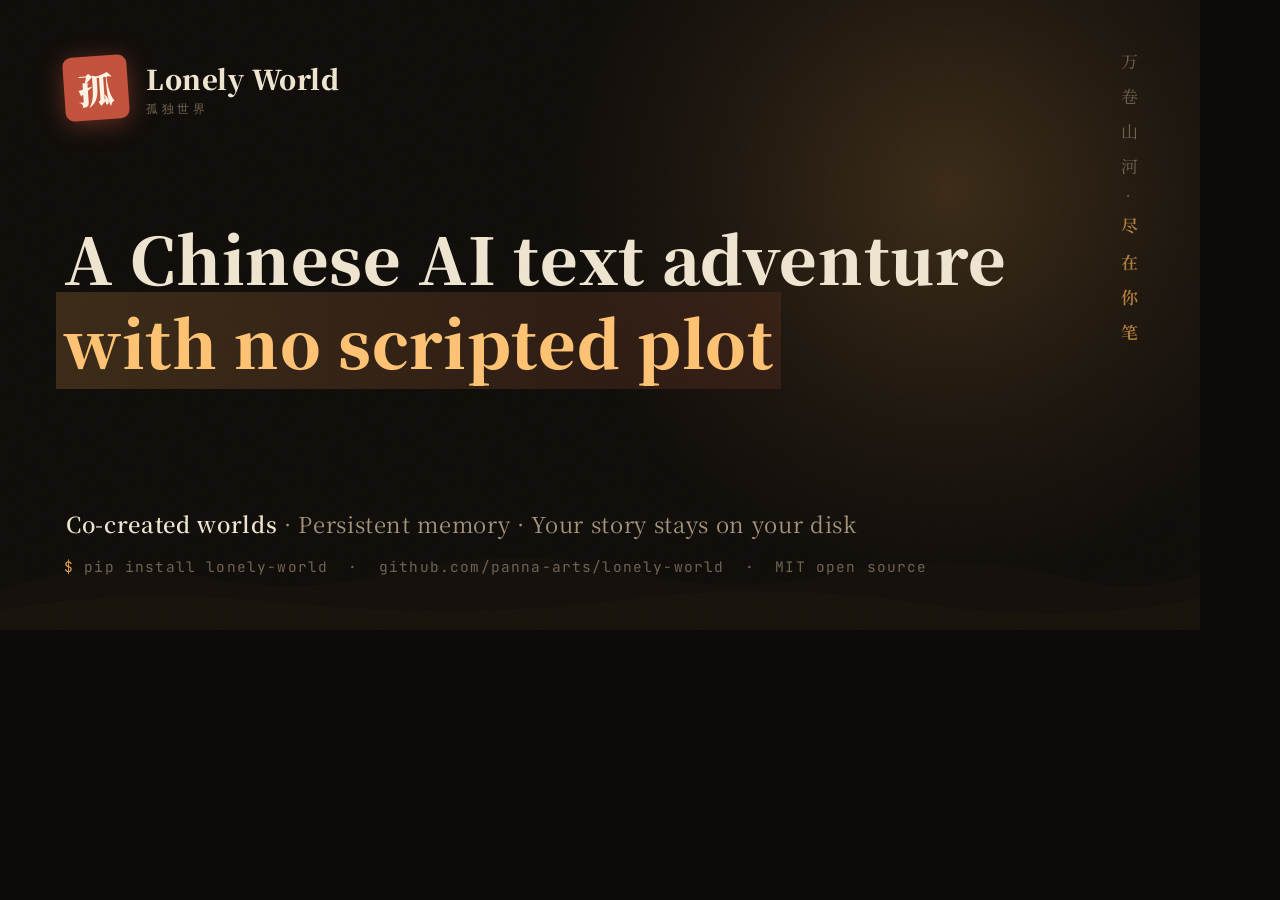
<file: GTM/og-card-en.html>
<!DOCTYPE html>
<html lang="en">
<head>
<meta charset="UTF-8">
<link rel="preconnect" href="https://fonts.googleapis.com">
<link rel="preconnect" href="https://fonts.gstatic.com" crossorigin>
<link href="https://fonts.googleapis.com/css2?family=Noto+Serif+SC:wght@600;900&family=JetBrains+Mono:wght@400;700&display=swap" rel="stylesheet">
<style>
  html,body{margin:0;padding:0;width:1200px;height:630px;overflow:hidden}
  body{
    background:#0d0a07;position:relative;font-family:'Noto Serif SC',Georgia,serif;color:#efe5d0;
    -webkit-font-smoothing:antialiased;
  }
  .glow{
    position:absolute;top:-220px;right:-160px;width:820px;height:820px;
    background:radial-gradient(circle,rgba(232,163,76,.20) 0%,rgba(232,163,76,.06) 42%,transparent 68%);
  }
  .noise{
    position:absolute;inset:0;opacity:.05;pointer-events:none;
    background-image:url("data:image/svg+xml,%3Csvg xmlns='http://www.w3.org/2000/svg' width='160' height='160'%3E%3Cfilter id='n'%3E%3CfeTurbulence type='fractalNoise' baseFrequency='0.9' numOctaves='2'/%3E%3C/filter%3E%3Crect width='100%25' height='100%25' filter='url(%23n)'/%3E%3C/svg%3E");
  }
  .mountains{position:absolute;bottom:-2px;left:0;pointer-events:none;opacity:.8}
  .brand{position:absolute;top:56px;left:64px;display:flex;align-items:center;gap:18px}
  .seal{
    width:64px;height:64px;display:grid;place-items:center;background:#c2503a;color:#fff4e4;
    font-weight:900;font-size:36px;border-radius:9px;transform:rotate(-4deg);
    box-shadow:0 4px 24px rgba(194,80,58,.45);
  }
  .brand-t b{display:block;font-size:27px;font-weight:900;letter-spacing:.02em}
  .brand-t small{display:block;font-family:'JetBrains Mono',monospace;font-size:12px;color:#6e6150;letter-spacing:.3em;margin-top:3px}
  .vtext{
    position:absolute;right:58px;top:52px;writing-mode:vertical-rl;
    letter-spacing:.42em;font-size:17px;color:rgba(164,147,122,.6);
  }
  .vtext b{color:rgba(232,163,76,.75);font-weight:600}
  h1{position:absolute;left:64px;top:216px;margin:0;font-size:64px;line-height:1.3;font-weight:900;letter-spacing:.01em;max-width:1050px}
  h1 .hl{color:#ffc272;
    background:linear-gradient(90deg,rgba(232,163,76,.20),rgba(194,80,58,.14));
    box-decoration-break:clone;-webkit-box-decoration-break:clone;padding:.04em .12em;margin-left:-.12em;
  }
  .sub{position:absolute;left:66px;top:486px;font-size:22px;color:#a4937a;letter-spacing:.03em}
  .sub b{color:#efe5d0;font-weight:600}
  .foot{
    position:absolute;left:64px;bottom:40px;font-family:'JetBrains Mono',monospace;
    font-size:14.5px;color:#6e6150;letter-spacing:.08em;
  }
  .foot .dollar{color:#e8a34c}
</style>
</head>
<body>
  <div class="glow"></div>
  <svg class="mountains" viewBox="0 0 1200 120" width="1200" height="120">
    <path d="M0 120 L0 78 Q 100 44 210 66 Q 300 84 400 60 Q 520 30 640 62 Q 730 84 830 62 Q 950 36 1070 66 Q 1140 84 1200 62 L1200 120 Z" fill="#120e09"/>
    <path d="M0 120 L0 98 Q 140 74 300 92 Q 460 108 620 88 Q 780 68 940 94 Q 1080 112 1200 86 L1200 120 Z" fill="#171209"/>
  </svg>
  <div class="brand">
    <span class="seal">孤</span>
    <span class="brand-t"><b>Lonely World</b><small>孤独世界</small></span>
  </div>
  <span class="vtext">万 卷 山 河 · <b>尽 在 你 笔</b></span>
  <h1>A Chinese AI text adventure<br><span class="hl">with no scripted plot</span></h1>
  <p class="sub"><b>Co-created worlds</b> · Persistent memory · Your story stays on your disk</p>
  <p class="foot"><span class="dollar">$</span> pip install lonely-world&nbsp;&nbsp;·&nbsp;&nbsp;github.com/panna-arts/lonely-world&nbsp;&nbsp;·&nbsp;&nbsp;MIT open source</p>
  <div class="noise"></div>
</body>
</html>
</file>
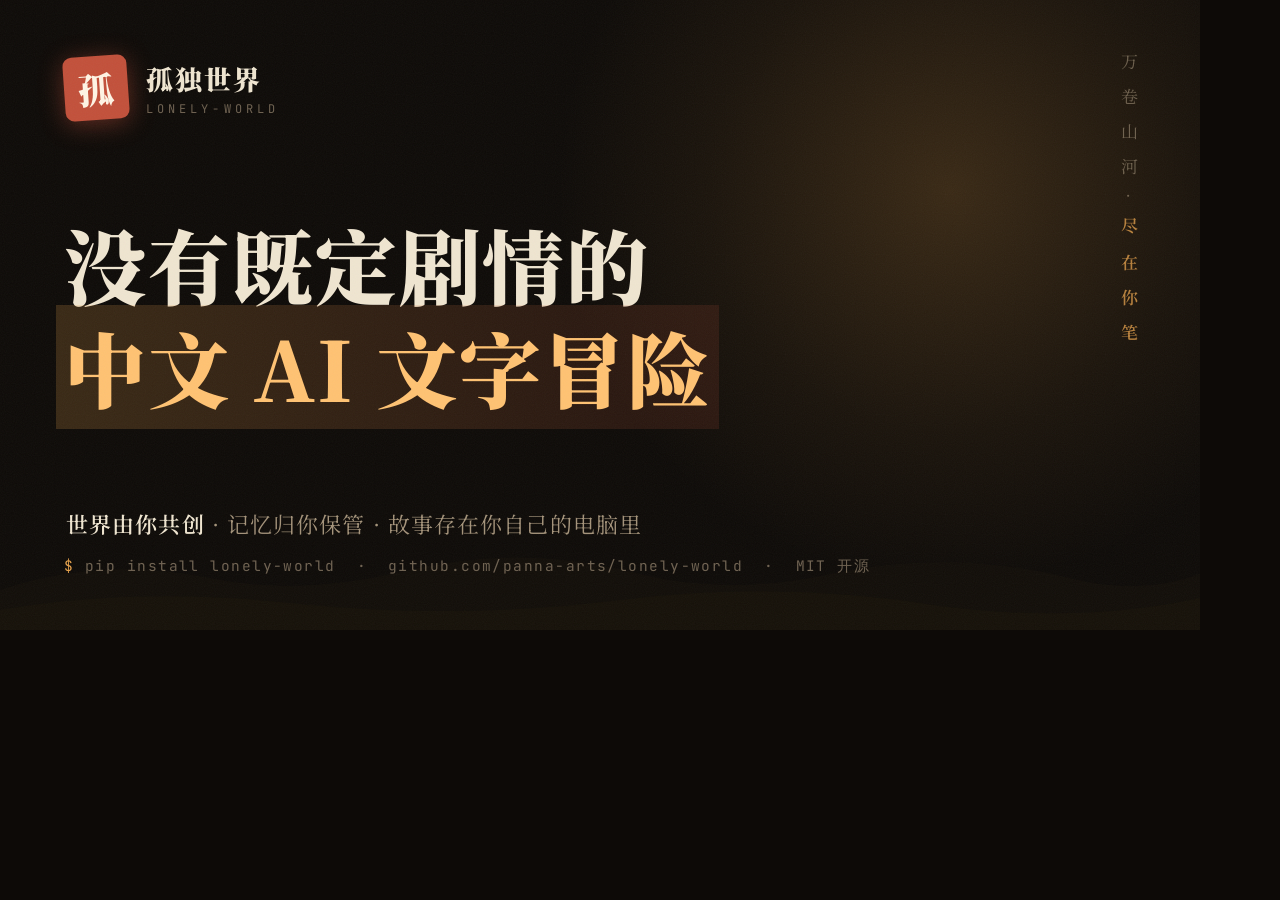
<file: GTM/og-card.html>
<!DOCTYPE html>
<html lang="zh-CN">
<head>
<meta charset="UTF-8">
<link rel="preconnect" href="https://fonts.googleapis.com">
<link rel="preconnect" href="https://fonts.gstatic.com" crossorigin>
<link href="https://fonts.googleapis.com/css2?family=Noto+Serif+SC:wght@600;900&family=JetBrains+Mono:wght@400;700&display=swap" rel="stylesheet">
<style>
  html,body{margin:0;padding:0;width:1200px;height:630px;overflow:hidden}
  body{
    background:#0d0a07;position:relative;font-family:'Noto Serif SC','Songti SC',serif;color:#efe5d0;
    -webkit-font-smoothing:antialiased;
  }
  .glow{
    position:absolute;top:-220px;right:-160px;width:820px;height:820px;
    background:radial-gradient(circle,rgba(232,163,76,.20) 0%,rgba(232,163,76,.06) 42%,transparent 68%);
  }
  .noise{
    position:absolute;inset:0;opacity:.05;pointer-events:none;
    background-image:url("data:image/svg+xml,%3Csvg xmlns='http://www.w3.org/2000/svg' width='160' height='160'%3E%3Cfilter id='n'%3E%3CfeTurbulence type='fractalNoise' baseFrequency='0.9' numOctaves='2'/%3E%3C/filter%3E%3Crect width='100%25' height='100%25' filter='url(%23n)'/%3E%3C/svg%3E");
  }
  .mountains{position:absolute;bottom:-2px;left:0;pointer-events:none;opacity:.8}
  .brand{position:absolute;top:56px;left:64px;display:flex;align-items:center;gap:18px}
  .seal{
    width:64px;height:64px;display:grid;place-items:center;background:#c2503a;color:#fff4e4;
    font-weight:900;font-size:36px;border-radius:9px;transform:rotate(-4deg);
    box-shadow:0 4px 24px rgba(194,80,58,.45);
  }
  .brand-t b{display:block;font-size:27px;font-weight:900;letter-spacing:.08em}
  .brand-t small{display:block;font-family:'JetBrains Mono',monospace;font-size:12px;color:#6e6150;letter-spacing:.34em;margin-top:3px}
  .vtext{
    position:absolute;right:58px;top:52px;writing-mode:vertical-rl;
    letter-spacing:.42em;font-size:17px;color:rgba(164,147,122,.6);
  }
  .vtext b{color:rgba(232,163,76,.75);font-weight:600}
  h1{position:absolute;left:64px;top:212px;margin:0;font-size:82px;line-height:1.26;font-weight:900;letter-spacing:.02em}
  h1 .hl{color:#ffc272;
    background:linear-gradient(90deg,rgba(232,163,76,.20),rgba(194,80,58,.14));
    box-decoration-break:clone;-webkit-box-decoration-break:clone;padding:.04em .1em;margin-left:-.1em;
  }
  .sub{position:absolute;left:66px;top:486px;font-size:22px;color:#a4937a;letter-spacing:.05em}
  .sub b{color:#efe5d0;font-weight:600}
  .foot{
    position:absolute;left:64px;bottom:40px;font-family:'JetBrains Mono',monospace;
    font-size:14.5px;color:#6e6150;letter-spacing:.1em;
  }
  .foot .dollar{color:#e8a34c}
</style>
</head>
<body>
  <div class="glow"></div>
  <svg class="mountains" viewBox="0 0 1200 120" width="1200" height="120">
    <path d="M0 120 L0 78 Q 100 44 210 66 Q 300 84 400 60 Q 520 30 640 62 Q 730 84 830 62 Q 950 36 1070 66 Q 1140 84 1200 62 L1200 120 Z" fill="#120e09"/>
    <path d="M0 120 L0 98 Q 140 74 300 92 Q 460 108 620 88 Q 780 68 940 94 Q 1080 112 1200 86 L1200 120 Z" fill="#171209"/>
  </svg>
  <div class="brand">
    <span class="seal">孤</span>
    <span class="brand-t"><b>孤独世界</b><small>LONELY-WORLD</small></span>
  </div>
  <span class="vtext">万 卷 山 河 · <b>尽 在 你 笔</b></span>
  <h1>没有既定剧情的<br><span class="hl">中文 AI 文字冒险</span></h1>
  <p class="sub"><b>世界由你共创</b> · 记忆归你保管 · 故事存在你自己的电脑里</p>
  <p class="foot"><span class="dollar">$</span> pip install lonely-world&nbsp;&nbsp;·&nbsp;&nbsp;github.com/panna-arts/lonely-world&nbsp;&nbsp;·&nbsp;&nbsp;MIT 开源</p>
  <div class="noise"></div>
</body>
</html>
</file>
